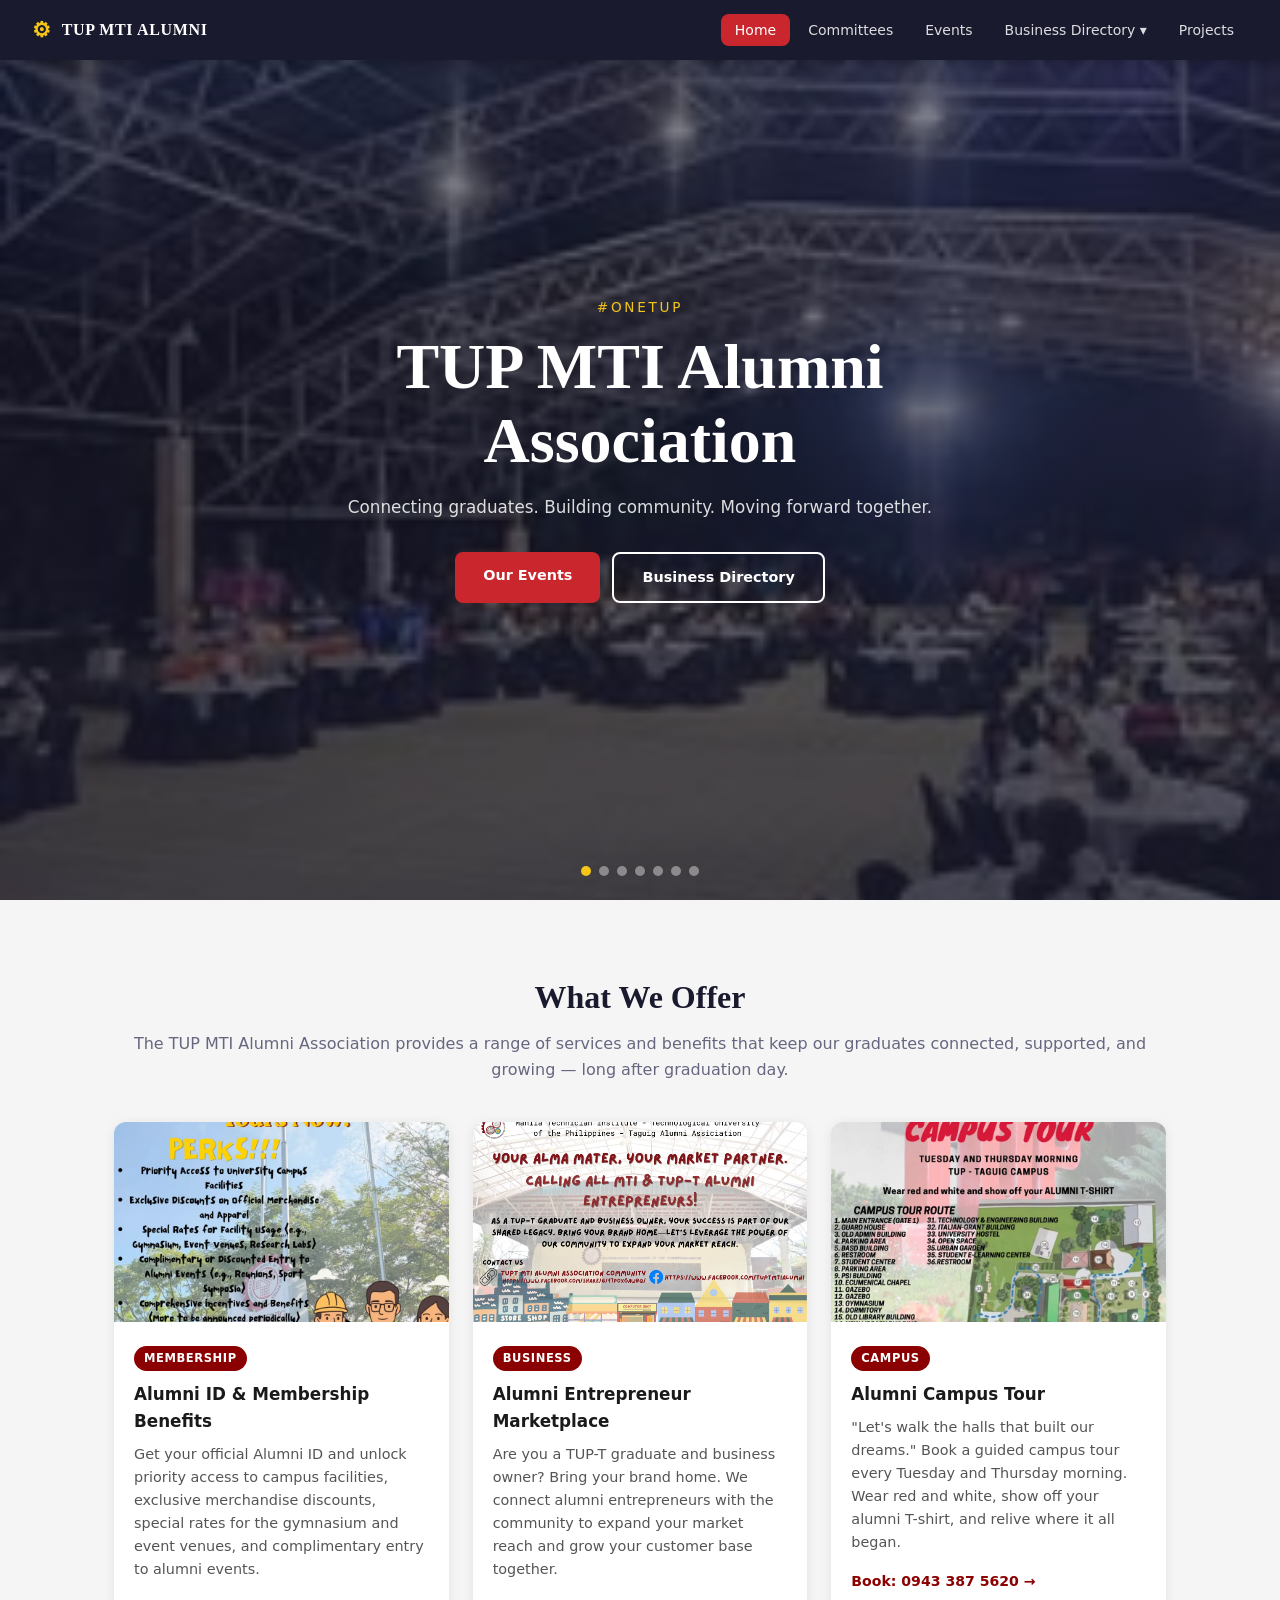
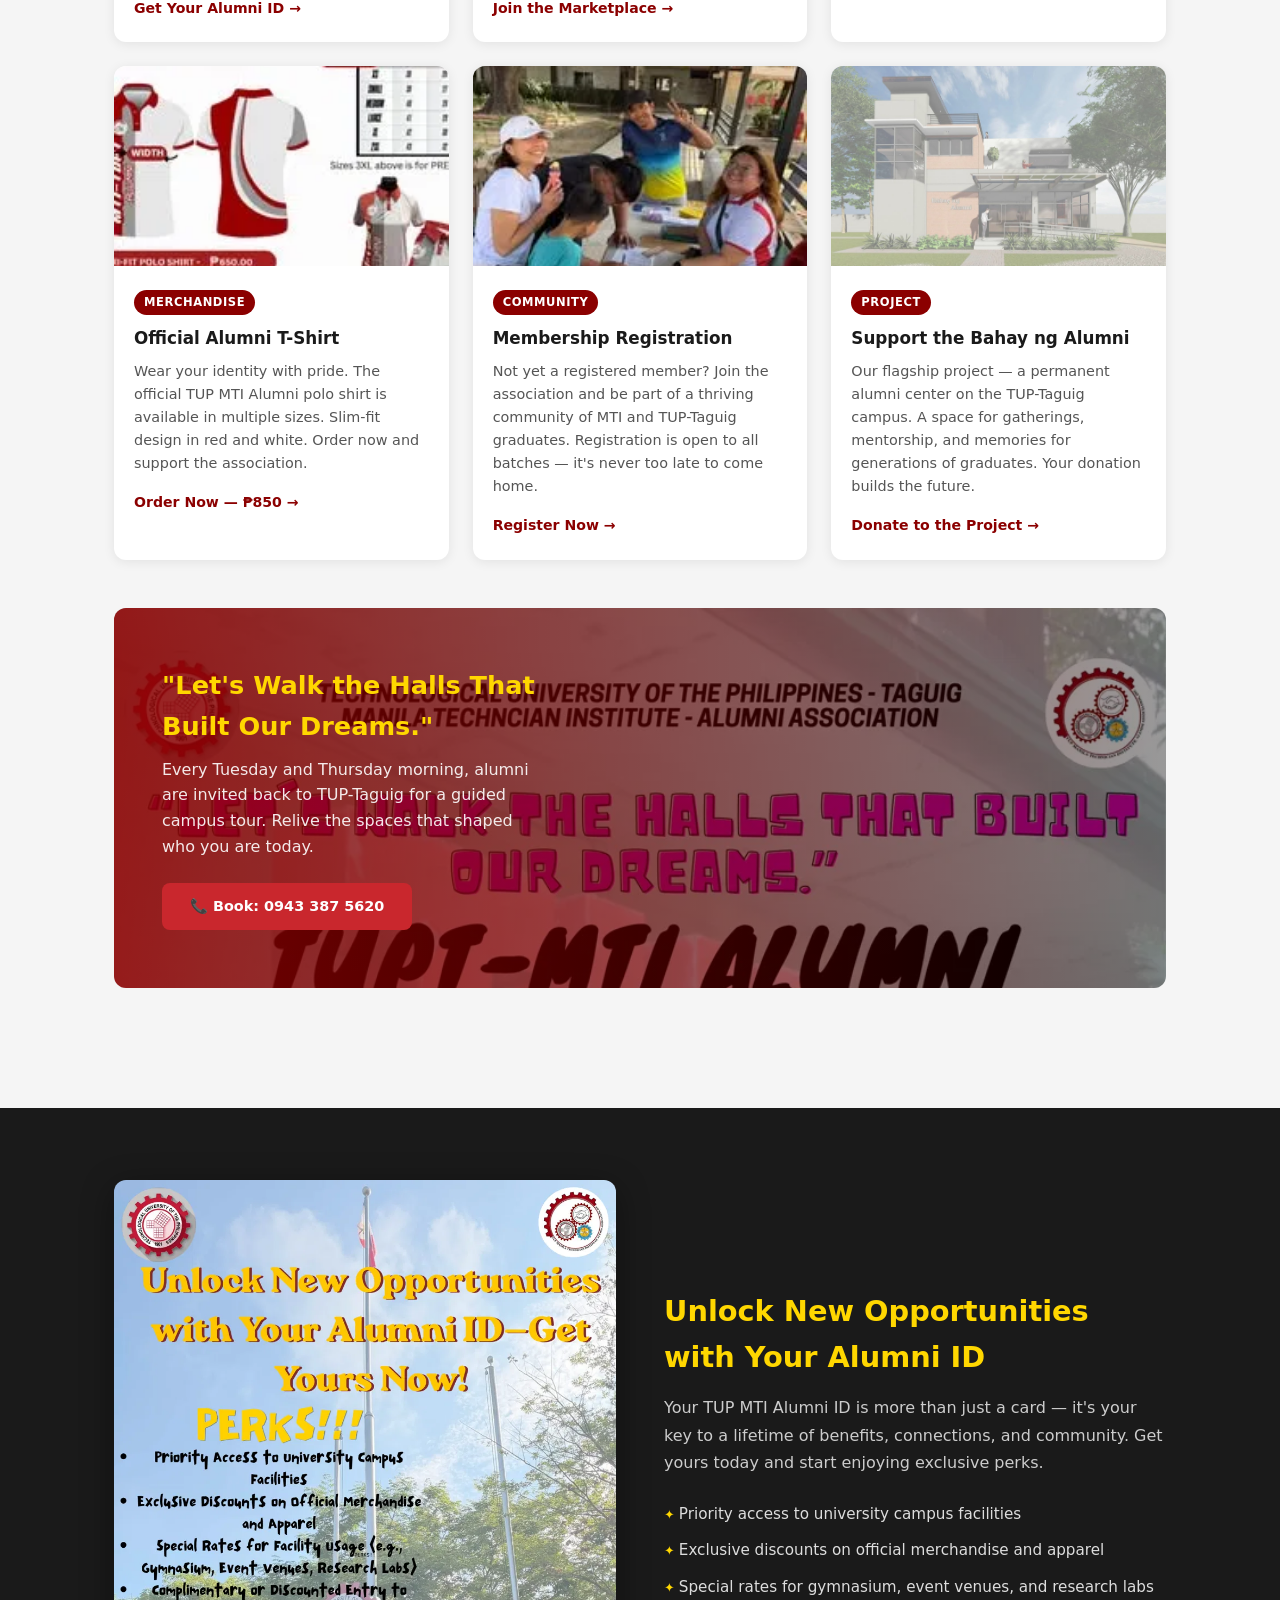
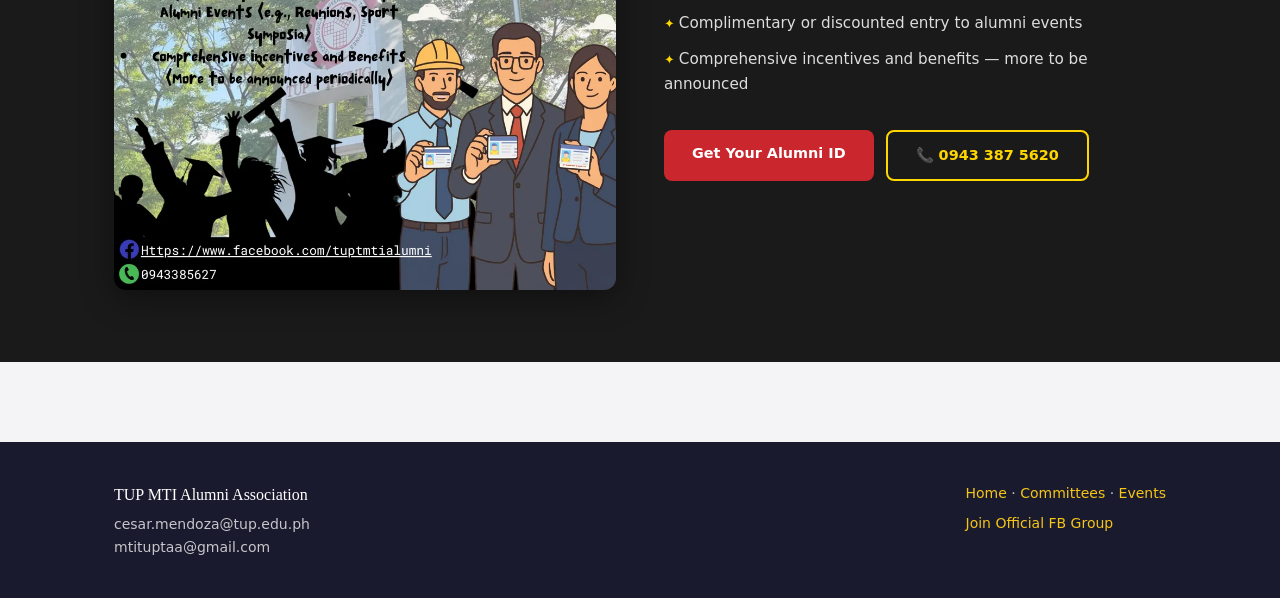
<file: index.html>
<!DOCTYPE html>
<html lang="en">
<head>
  <meta charset="UTF-8" />
  <meta name="viewport" content="width=device-width, initial-scale=1.0"/>
  <title>TUP MTI Alumni Association</title>
  <link rel="stylesheet" href="css/style.css" />
  <style>
    /* SERVICES SECTION */
    .services-section {
      background: #f5f5f5;
      padding: 72px 0;
    }
    .services-grid {
      display: grid;
      grid-template-columns: repeat(auto-fit, minmax(260px, 1fr));
      gap: 24px;
      margin-top: 40px;
    }
    .service-card {
      background: #fff;
      border-radius: 12px;
      overflow: hidden;
      box-shadow: 0 2px 12px rgba(0,0,0,0.08);
      transition: transform 0.2s, box-shadow 0.2s;
    }
    .service-card:hover {
      transform: translateY(-4px);
      box-shadow: 0 8px 28px rgba(0,0,0,0.13);
    }
    .service-card img {
      width: 100%;
      height: 200px;
      object-fit: cover;
      object-position: center;
    }
    .service-card-body {
      padding: 22px 20px;
    }
    .service-card-badge {
      display: inline-block;
      background: #8B0000;
      color: #fff;
      font-size: 0.72rem;
      font-weight: 700;
      text-transform: uppercase;
      letter-spacing: 0.05em;
      padding: 3px 10px;
      border-radius: 20px;
      margin-bottom: 10px;
    }
    .service-card-body h3 {
      font-size: 1.05rem;
      font-weight: 700;
      margin: 0 0 8px;
      color: #1a1a1a;
    }
    .service-card-body p {
      font-size: 0.9rem;
      color: #555;
      line-height: 1.6;
      margin: 0 0 14px;
    }
    .service-link {
      font-size: 0.88rem;
      font-weight: 700;
      color: #8B0000;
      text-decoration: none;
    }
    .service-link:hover { text-decoration: underline; }
    /* ALUMNI ID PROMO */
    .alumni-id-section {
      background: #1a1a1a;
      color: #fff;
      padding: 72px 0;
    }
    .alumni-id-inner {
      display: grid;
      grid-template-columns: 1fr 1fr;
      gap: 48px;
      align-items: center;
    }
    @media (max-width: 700px) {
      .alumni-id-inner { grid-template-columns: 1fr; }
    }
    .alumni-id-img {
      border-radius: 12px;
      width: 100%;
      height: auto;
      box-shadow: 0 8px 32px rgba(0,0,0,0.4);
    }
    .alumni-id-content h2 { font-size: 1.8rem; font-weight: 800; color: #FFD700; margin: 0 0 14px; }
    .alumni-id-content p { color: #ccc; line-height: 1.7; margin: 0 0 20px; }
    .alumni-id-perks { list-style: none; padding: 0; margin: 0 0 28px; }
    .alumni-id-perks li { color: #ddd; padding: 6px 0; font-size: 0.95rem; }
    .alumni-id-perks li::before { content: '✦ '; color: #FFD700; font-size: 0.8rem; }
    /* CAMPUS TOUR BANNER */
    .campus-tour-banner {
      position: relative;
      overflow: hidden;
      border-radius: 12px;
      margin: 48px 0;
    }
    .campus-tour-banner img {
      width: 100%;
      height: 380px;
      object-fit: cover;
      object-position: top;
      display: block;
    }
    .campus-tour-overlay {
      position: absolute;
      inset: 0;
      background: linear-gradient(90deg, rgba(139,0,0,0.88) 0%, rgba(0,0,0,0.4) 100%);
      display: flex;
      flex-direction: column;
      justify-content: center;
      padding: 40px 48px;
    }
    .campus-tour-overlay h2 { color: #FFD700; font-size: 1.6rem; font-weight: 800; margin: 0 0 10px; max-width: 420px; }
    .campus-tour-overlay p { color: rgba(255,255,255,0.9); font-size: 1rem; max-width: 380px; line-height: 1.6; margin: 0 0 24px; }
    @media(max-width:600px) {
      .campus-tour-overlay { padding: 24px; }
      .campus-tour-overlay h2 { font-size: 1.2rem; }
    }
  </style>
</head>
<body>

  <!-- NAVBAR -->
  <nav class="navbar">
    <div class="nav-brand">
      <span class="nav-logo">⚙</span>
      <span class="nav-title">TUP MTI ALUMNI</span>
    </div>
    <ul class="nav-links">
      <li><a href="index.html" class="active">Home</a></li>
      <li><a href="pages/committees.html">Committees</a></li>
      <li><a href="pages/events.html">Events</a></li>
      <li class="dropdown">
        <a href="pages/business.html">Business Directory ▾</a>
        <ul class="dropdown-menu">
          <li><a href="pages/business-manufacturing.html">Manufacturing</a></li>
          <li><a href="pages/business-technology.html">Technology</a></li>
          <li><a href="pages/business-food.html">Food & Beverages</a></li>
          <li><a href="pages/business-realestate.html">Real Estate</a></li>
          <li><a href="pages/business-construction.html">Construction</a></li>
          <li><a href="pages/business-healthcare.html">Healthcare</a></li>
          <li><a href="pages/business-finance.html">Finance</a></li>
          <li><a href="pages/business-service.html">Service</a></li>
          <li><a href="pages/business-retail.html">Retail</a></li>
        </ul>
      </li>
      <li><a href="pages/projects.html">Projects</a></li>
    </ul>
    <button class="nav-toggle" onclick="toggleMenu()">☰</button>
  </nav>

  <!-- HERO -->
  <section class="hero">
    <div class="hero-slideshow">
      <div class="hero-slide active" style="background-image: url('images/homecoming_1.jpg');"></div>
      <div class="hero-slide" style="background-image: url('images/homecoming_2.jpg');"></div>
      <div class="hero-slide" style="background-image: url('images/event_hall.png');"></div>
      <div class="hero-slide" style="background-image: url('images/sportfest_2.jpg');"></div>
      <div class="hero-slide" style="background-image: url('images/golf_club.jpg');"></div>
      <div class="hero-slide" style="background-image: url('images/event_volleyball_opening.png');"></div>
      <div class="hero-slide" style="background-image: url('images/event_moto_night2.png');"></div>
    </div>
    <div class="hero-overlay"></div>
    <div class="hero-content">
      <p class="hero-eyebrow">#ONETUP</p>
      <h1 class="hero-title">TUP MTI Alumni<br/>Association</h1>
      <p class="hero-sub">Connecting graduates. Building community. Moving forward together.</p>
      <div class="hero-btns">
        <a href="pages/events.html" class="btn btn-primary">Our Events</a>
        <a href="pages/business.html" class="btn btn-outline">Business Directory</a>
      </div>
    </div>
    <div class="hero-dots" id="heroDots"></div>
  </section>

  <!-- SERVICES SECTION -->
  <section class="services-section">
    <div class="container">
      <div class="section-header">
        <h2>What We Offer</h2>
        <p>The TUP MTI Alumni Association provides a range of services and benefits that keep our graduates connected, supported, and growing — long after graduation day.</p>
      </div>

      <div class="services-grid">

        <div class="service-card">
          <img src="images/promo_alumni_shirt.png" alt="Alumni ID — Unlock New Opportunities"/>
          <div class="service-card-body">
            <span class="service-card-badge">Membership</span>
            <h3>Alumni ID & Membership Benefits</h3>
            <p>Get your official Alumni ID and unlock priority access to campus facilities, exclusive merchandise discounts, special rates for the gymnasium and event venues, and complimentary entry to alumni events.</p>
            <a href="https://www.facebook.com/tuptmtialumni" target="_blank" class="service-link">Get Your Alumni ID →</a>
          </div>
        </div>

        <div class="service-card">
          <img src="images/promo_campus_tour.png" alt="Your Alma Mater, Your Market Partner"/>
          <div class="service-card-body">
            <span class="service-card-badge">Business</span>
            <h3>Alumni Entrepreneur Marketplace</h3>
            <p>Are you a TUP-T graduate and business owner? Bring your brand home. We connect alumni entrepreneurs with the community to expand your market reach and grow your customer base together.</p>
            <a href="/pages/business.html" target="_blank" class="service-link">Join the Marketplace →</a>
          </div>
        </div>

        <div class="service-card">
          <img src="images/promo_alumni_id.png" alt="TUPT-MTI Alumni Campus Tour"/>
          <div class="service-card-body">
            <span class="service-card-badge">Campus</span>
            <h3>Alumni Campus Tour</h3>
            <p>"Let's walk the halls that built our dreams." Book a guided campus tour every Tuesday and Thursday morning. Wear red and white, show off your alumni T-shirt, and relive where it all began.</p>
            <a href="tel:09433875620" class="service-link">Book: 0943 387 5620 →</a>
          </div>
        </div>

        <div class="service-card">
          <img src="images/committees_doc.png" alt="Alumni Shirt for Sale"/>
          <div class="service-card-body">
            <span class="service-card-badge">Merchandise</span>
            <h3>Official Alumni T-Shirt</h3>
            <p>Wear your identity with pride. The official TUP MTI Alumni polo shirt is available in multiple sizes. Slim-fit design in red and white. Order now and support the association.</p>
            <a href="https://www.facebook.com/tuptmtialumni" target="_blank" class="service-link">Order Now — ₱850 →</a>
          </div>
        </div>

        <div class="service-card">
          <img src="images/event_registration.png" alt="Alumni Registration Drive"/>
          <div class="service-card-body">
            <span class="service-card-badge">Community</span>
            <h3>Membership Registration</h3>
            <p>Not yet a registered member? Join the association and be part of a thriving community of MTI and TUP-Taguig graduates. Registration is open to all batches — it's never too late to come home.</p>
            <a href="https://www.facebook.com/tuptmtialumni" target="_blank" class="service-link">Register Now →</a>
          </div>
        </div>

        <div class="service-card">
          <img src="images/project_1.jpg" alt="Bahay ng Alumni Project"/>
          <div class="service-card-body">
            <span class="service-card-badge">Project</span>
            <h3>Support the Bahay ng Alumni</h3>
            <p>Our flagship project — a permanent alumni center on the TUP-Taguig campus. A space for gatherings, mentorship, and memories for generations of graduates. Your donation builds the future.</p>
            <a href="pages/projects.html" class="service-link">Donate to the Project →</a>
          </div>
        </div>

      </div>

      <!-- CAMPUS TOUR BANNER -->
      <div class="campus-tour-banner">
        <img src="images/promo_alumni_id.png" alt="Alumni Campus Tour"/>
        <div class="campus-tour-overlay">
          <h2>"Let's Walk the Halls That Built Our Dreams."</h2>
          <p>Every Tuesday and Thursday morning, alumni are invited back to TUP-Taguig for a guided campus tour. Relive the spaces that shaped who you are today.</p>
          <div style="display:flex; gap:12px; flex-wrap:wrap;">
            <a href="tel:09433875620" class="btn btn-primary">📞 Book: 0943 387 5620</a>
          </div>
        </div>
      </div>

    </div>
  </section>

  <!-- ALUMNI ID SECTION -->
  <section class="alumni-id-section">
    <div class="container">
      <div class="alumni-id-inner">
        <img src="images/promo_alumni_shirt.png" alt="Alumni ID Perks" class="alumni-id-img"/>
        <div class="alumni-id-content">
          <h2>Unlock New Opportunities with Your Alumni ID</h2>
          <p>Your TUP MTI Alumni ID is more than just a card — it's your key to a lifetime of benefits, connections, and community. Get yours today and start enjoying exclusive perks.</p>
          <ul class="alumni-id-perks">
            <li>Priority access to university campus facilities</li>
            <li>Exclusive discounts on official merchandise and apparel</li>
            <li>Special rates for gymnasium, event venues, and research labs</li>
            <li>Complimentary or discounted entry to alumni events</li>
            <li>Comprehensive incentives and benefits — more to be announced</li>
          </ul>
          <div style="display:flex; gap:12px; flex-wrap:wrap;">
            <a href="https://www.facebook.com/tuptmtialumni" target="_blank" class="btn btn-primary">Get Your Alumni ID</a>
            <a href="tel:0943 387 5620" class="btn btn-outline" style="color:#FFD700; border-color:#FFD700;">📞 0943 387 5620</a>
          </div>
        </div>
      </div>
    </div>
  </section>

  <!-- FOOTER -->
  <footer class="footer">
    <div class="container footer-inner">
      <div>
        <p class="footer-brand">TUP MTI Alumni Association</p>
        <p>cesar.mendoza@tup.edu.ph</p>
        <p>mtituptaa@gmail.com</p>
      </div>
      <div>
        <p><a href="index.html">Home</a> · <a href="pages/committees.html">Committees</a> · <a href="pages/events.html">Events</a></p>
        <p style="margin-top:8px"><a href="https://www.facebook.com/groups/686161153876658" target="_blank">Join Official FB Group</a></p>
      </div>
    </div>
  </footer>

  <script src="js/main.js"></script>
</body>
</html>
</file>
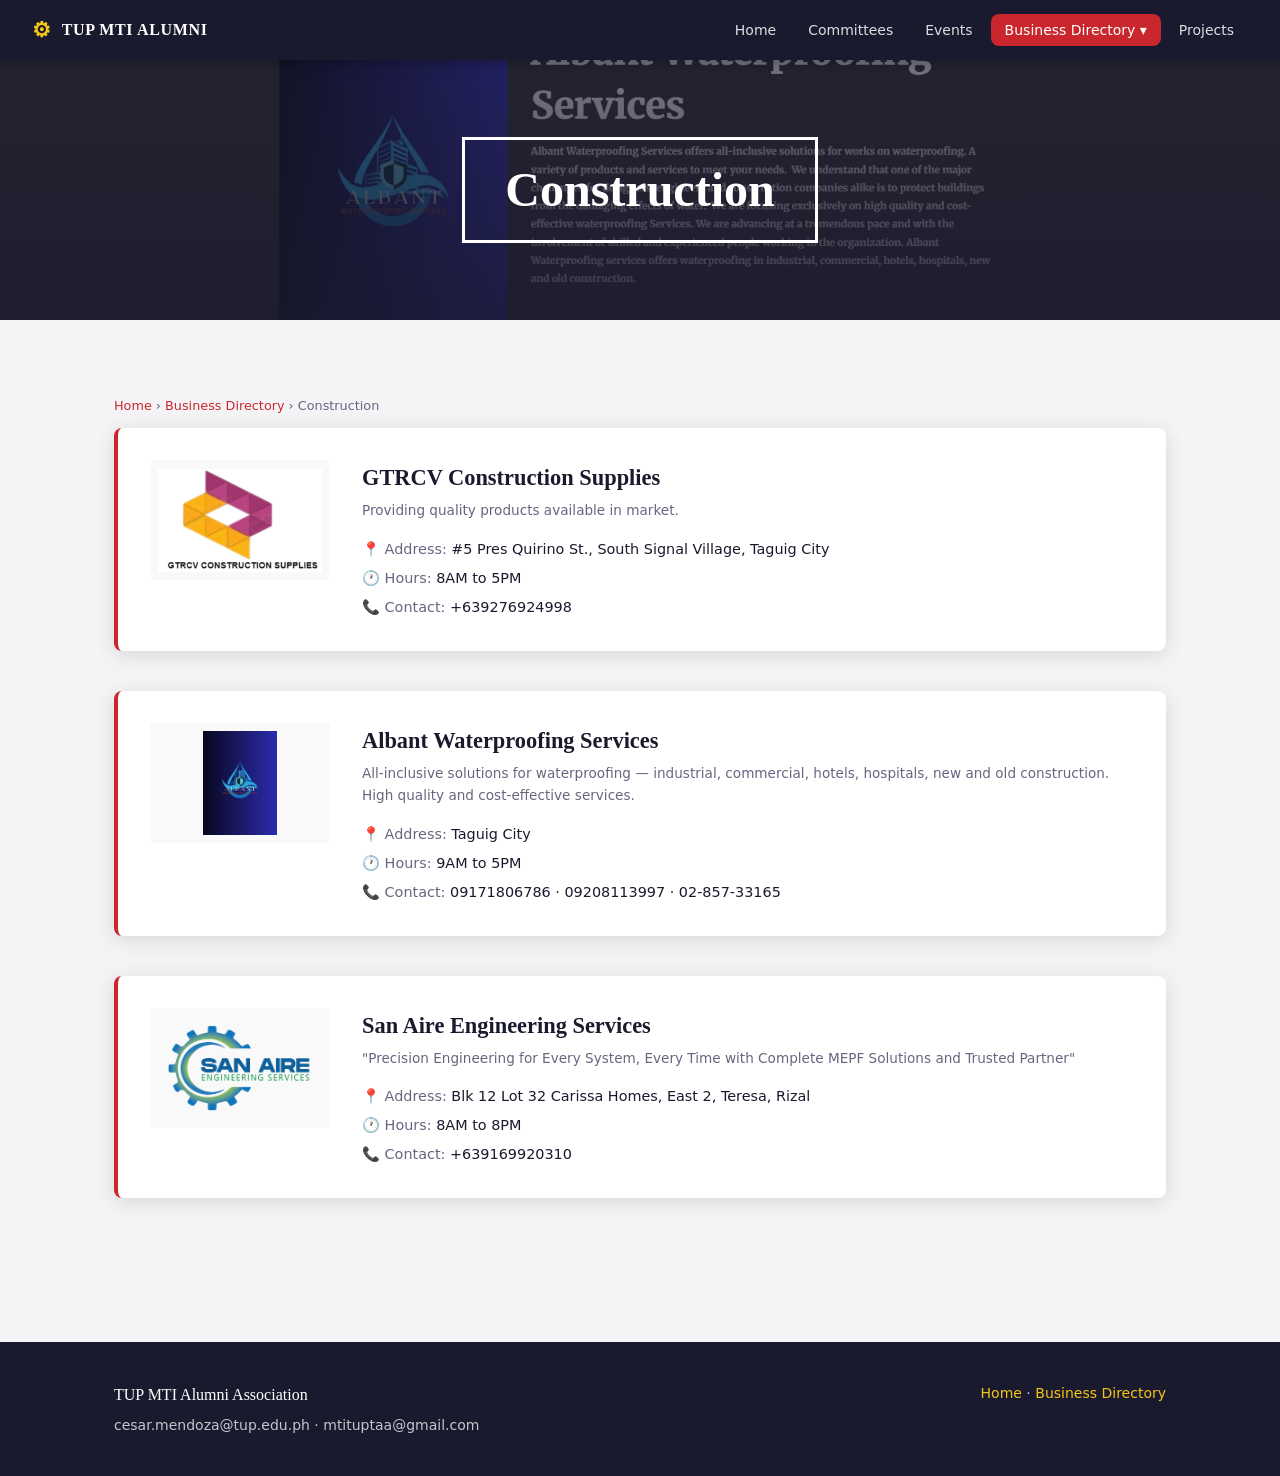
<file: pages/business-construction.html>
<!DOCTYPE html>
<html lang="en">
<head>
  <meta charset="UTF-8"/><meta name="viewport" content="width=device-width, initial-scale=1.0"/>
  <title>Construction — TUP MTI Alumni Business</title>
  <link rel="stylesheet" href="../css/style.css"/>
</head>
<body>
  <nav class="navbar">
    <div class="nav-brand"><span class="nav-logo">⚙</span><span class="nav-title">TUP MTI ALUMNI</span></div>
    <ul class="nav-links">
      <li><a href="../index.html">Home</a></li><li><a href="committees.html">Committees</a></li><li><a href="events.html">Events</a></li>
      <li class="dropdown"><a href="business.html" class="active">Business Directory ▾</a>
        <ul class="dropdown-menu">
          <li><a href="business-manufacturing.html">Manufacturing</a></li><li><a href="business-technology.html">Technology</a></li>
          <li><a href="business-food.html">Food & Beverages</a></li><li><a href="business-realestate.html">Real Estate</a></li>
          <li><a href="business-construction.html">Construction</a></li><li><a href="business-healthcare.html">Healthcare</a></li>
          <li><a href="business-finance.html">Finance</a></li><li><a href="business-service.html">Service</a></li><li><a href="business-retail.html">Retail</a></li>
        </ul>
      </li><li><a href="projects.html">Projects</a></li>
    </ul>
    <button class="nav-toggle" onclick="toggleMenu()">☰</button>
  </nav>
  <div class="page-hero" style="margin-top:60px;">
    <div class="page-hero-bg" style="background-image:url('../images/construction.png');background-size:cover;background-position:center;"></div>
    <div class="page-hero-overlay"></div>
    <div class="page-hero-content"><h1>Construction</h1></div>
  </div>
  <section class="section"><div class="container">
    <div class="breadcrumb"><a href="../index.html">Home</a> › <a href="business.html">Business Directory</a> › Construction</div>
    
    <div class="biz-list">
      <div class="biz-card">
        <a href="https://www.facebook.com/p/GTRCV-Construction-Supplies-61563855874966/" target="_blank" style="text-decoration: none;"><img src="../images/construction logo 1.png" class="biz-logo" alt="GTRCV Construction Supplies logo"/></a>
        <div class="biz-info">
          <h2>GTRCV Construction Supplies</h2>
          <p class="biz-tagline">Providing quality products available in market.</p>
          <div class="biz-detail">
            <p><span>📍 Address:</span> #5 Pres Quirino St., South Signal Village, Taguig City</p>
            <p><span>🕐 Hours:</span> 8AM to 5PM</p>
            <p><span>📞 Contact:</span> +639276924998</p>
          </div>
        </div>
      </div>
      <div class="biz-card">
        <a href="https://www.facebook.com/people/Albant-Waterproofing-Services/61571190211175/" target="_blank" style="text-decoration: none;"><img src="../images/construction logo 2.jpg" class="biz-logo" alt="Albant Waterproofing Services logo"/></a>
        <div class="biz-info">
          <h2>Albant Waterproofing Services</h2>
          <p class="biz-tagline">All-inclusive solutions for waterproofing — industrial, commercial, hotels, hospitals, new and old construction. High quality and cost-effective services.</p>
          <div class="biz-detail">
            <p><span>📍 Address:</span> Taguig City</p>
            <p><span>🕐 Hours:</span> 9AM to 5PM</p>
            <p><span>📞 Contact:</span> 09171806786 · 09208113997 · 02-857-33165</p>
          </div>
        </div>
      </div>
      <div class="biz-card">
        <a href="https://www.facebook.com/namairconservices" target="_blank" style="text-decoration: none;"><img src="../images/construction logo 3.png" class="biz-logo" alt="San Aire Engineering Services logo"/></a>
        <div class="biz-info">
          <h2>San Aire Engineering Services</h2>
          <p class="biz-tagline">"Precision Engineering for Every System, Every Time with Complete MEPF Solutions and Trusted Partner"</p>
          <div class="biz-detail">
            <p><span>📍 Address:</span> Blk 12 Lot 32 Carissa Homes, East 2, Teresa, Rizal</p>
            <p><span>🕐 Hours:</span> 8AM to 8PM</p>
            <p><span>📞 Contact:</span> +639169920310</p>
          </div>
        </div>
      </div>
    </div>
  </div></section>
  <footer class="footer"><div class="container footer-inner">
    <div><p class="footer-brand">TUP MTI Alumni Association</p><p>cesar.mendoza@tup.edu.ph · mtituptaa@gmail.com</p></div>
    <div><p><a href="../index.html">Home</a> · <a href="business.html">Business Directory</a></p></div>
  </div></footer>
  <script src="../js/main.js"></script>
</body>
</html>
</file>
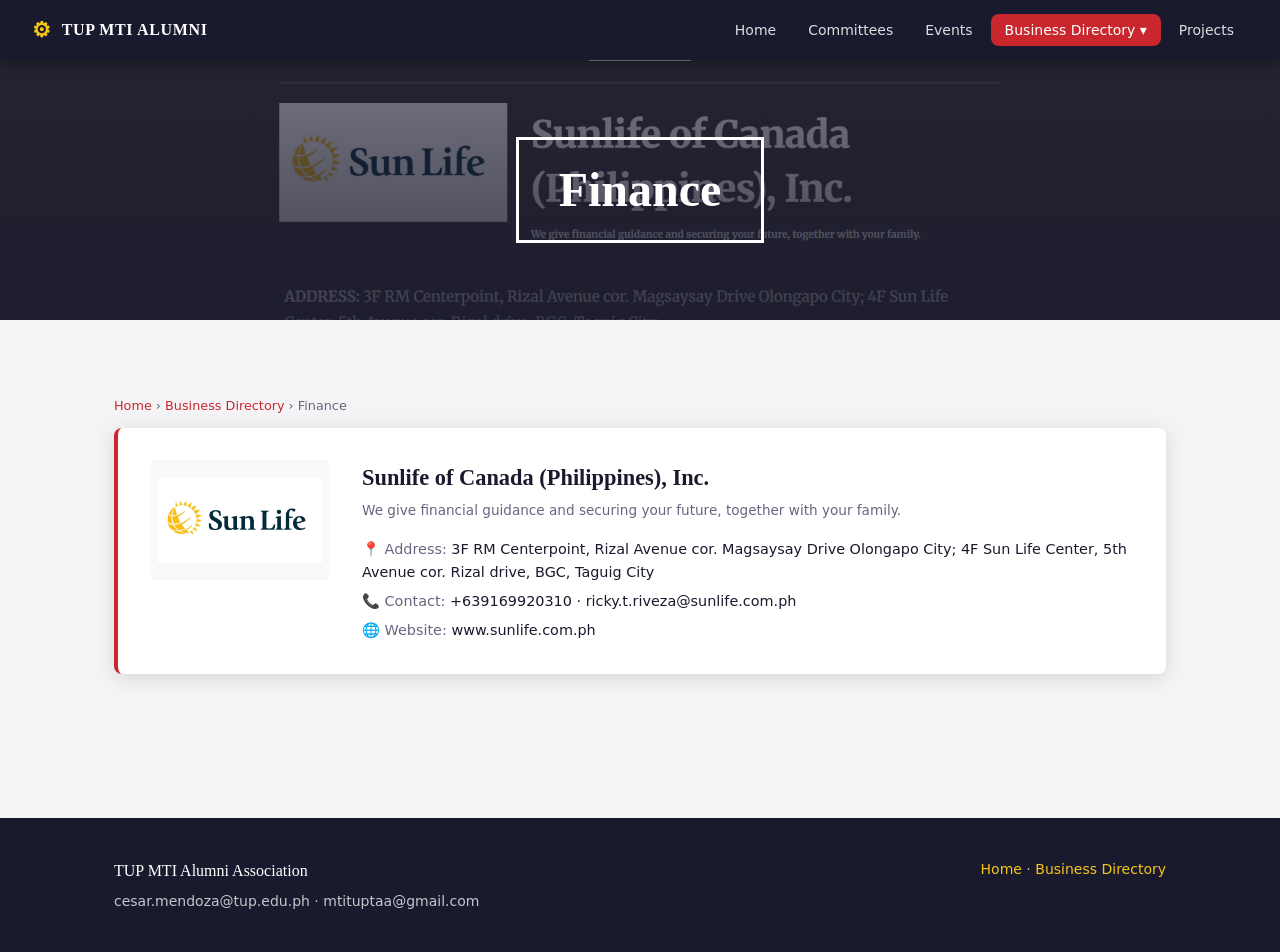
<file: pages/business-finance.html>
<!DOCTYPE html>
<html lang="en">
<head>
  <meta charset="UTF-8"/><meta name="viewport" content="width=device-width, initial-scale=1.0"/>
  <title>Finance — TUP MTI Alumni Business</title>
  <link rel="stylesheet" href="../css/style.css"/>
</head>
<body>
  <nav class="navbar">
    <div class="nav-brand"><span class="nav-logo">⚙</span><span class="nav-title">TUP MTI ALUMNI</span></div>
    <ul class="nav-links">
      <li><a href="../index.html">Home</a></li><li><a href="committees.html">Committees</a></li><li><a href="events.html">Events</a></li>
      <li class="dropdown"><a href="business.html" class="active">Business Directory ▾</a>
        <ul class="dropdown-menu">
          <li><a href="business-manufacturing.html">Manufacturing</a></li><li><a href="business-technology.html">Technology</a></li>
          <li><a href="business-food.html">Food & Beverages</a></li><li><a href="business-realestate.html">Real Estate</a></li>
          <li><a href="business-construction.html">Construction</a></li><li><a href="business-healthcare.html">Healthcare</a></li>
          <li><a href="business-finance.html">Finance</a></li><li><a href="business-service.html">Service</a></li><li><a href="business-retail.html">Retail</a></li>
        </ul>
      </li><li><a href="projects.html">Projects</a></li>
    </ul>
    <button class="nav-toggle" onclick="toggleMenu()">☰</button>
  </nav>
  <div class="page-hero" style="margin-top:60px;">
    <div class="page-hero-bg" style="background-image:url('../images/finance.png');background-size:cover;background-position:center;"></div>
    <div class="page-hero-overlay"></div>
    <div class="page-hero-content"><h1>Finance</h1></div>
  </div>
  <section class="section"><div class="container">
    <div class="breadcrumb"><a href="../index.html">Home</a> › <a href="business.html">Business Directory</a> › Finance</div>
    
    <div class="biz-list">
      <div class="biz-card">
        <a href="https://www.sunlife.com.ph/en/insurance/life-insurance/wealth-transfer/sun-life-premier-legacy/" target="_blank" style="text-decoration: none;"><img src="../images/finance logo 1.jpg" class="biz-logo" alt="Sunlife of Canada logo"/></a>
        <div class="biz-info">
          <h2>Sunlife of Canada (Philippines), Inc.</h2>
          <p class="biz-tagline">We give financial guidance and securing your future, together with your family.</p>
          <div class="biz-detail">
            <p><span>📍 Address:</span> 3F RM Centerpoint, Rizal Avenue cor. Magsaysay Drive Olongapo City; 4F Sun Life Center, 5th Avenue cor. Rizal drive, BGC, Taguig City</p>
            <p><span>📞 Contact:</span> +639169920310 · <a href="mailto:ricky.t.riveza@sunlife.com.ph">ricky.t.riveza@sunlife.com.ph</a></p>
            <p><span>🌐 Website:</span> <a href="https://www.sunlife.com.ph" target="_blank">www.sunlife.com.ph</a></p>
          </div>
        </div>
      </div>
    </div>
  </div></section>
  <footer class="footer"><div class="container footer-inner">
    <div><p class="footer-brand">TUP MTI Alumni Association</p><p>cesar.mendoza@tup.edu.ph · mtituptaa@gmail.com</p></div>
    <div><p><a href="../index.html">Home</a> · <a href="business.html">Business Directory</a></p></div>
  </div></footer>
  <script src="../js/main.js"></script>
</body>
</html>
</file>
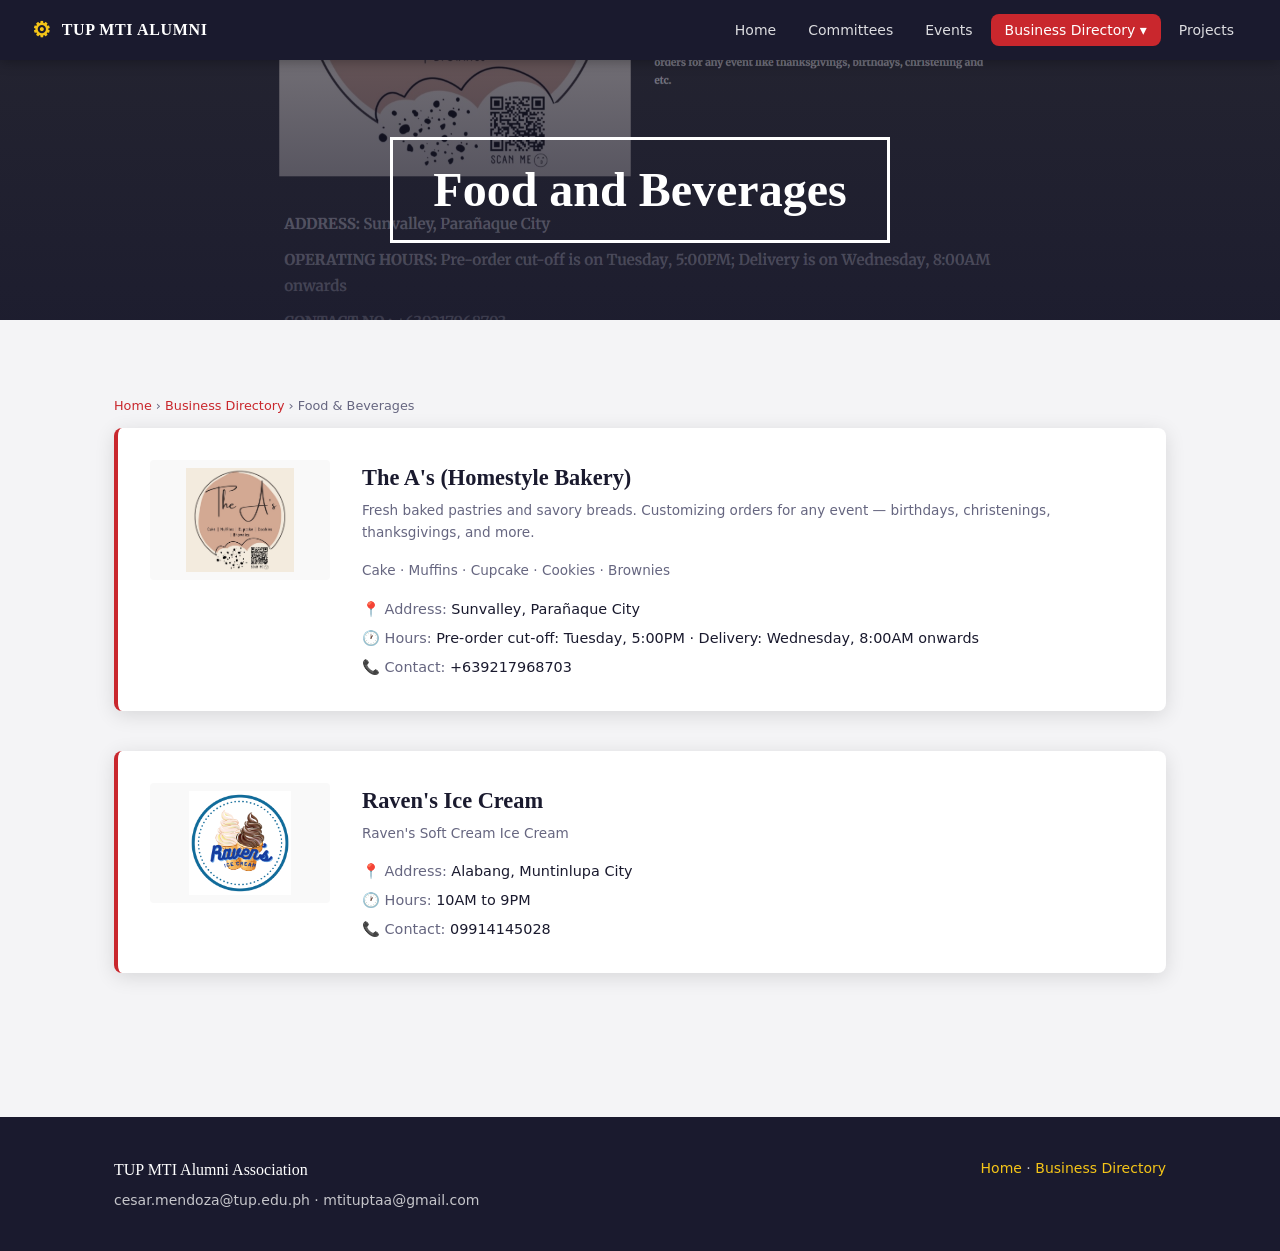
<file: pages/business-food.html>
<!DOCTYPE html>
<html lang="en">
<head>
  <meta charset="UTF-8"/>
  <meta name="viewport" content="width=device-width, initial-scale=1.0"/>
  <title>Food & Beverages — TUP MTI Alumni Business</title>
  <link rel="stylesheet" href="../css/style.css"/>
</head>
<body>
  <nav class="navbar">
    <div class="nav-brand"><span class="nav-logo">⚙</span><span class="nav-title">TUP MTI ALUMNI</span></div>
    <ul class="nav-links">
      <li><a href="../index.html">Home</a></li>
      <li><a href="committees.html">Committees</a></li>
      <li><a href="events.html">Events</a></li>
      <li class="dropdown">
        <a href="business.html" class="active">Business Directory ▾</a>
        <ul class="dropdown-menu">
          <li><a href="business-manufacturing.html">Manufacturing</a></li>
          <li><a href="business-technology.html">Technology</a></li>
          <li><a href="business-food.html">Food & Beverages</a></li>
          <li><a href="business-realestate.html">Real Estate</a></li>
          <li><a href="business-construction.html">Construction</a></li>
          <li><a href="business-healthcare.html">Healthcare</a></li>
          <li><a href="business-finance.html">Finance</a></li>
          <li><a href="business-service.html">Service</a></li>
          <li><a href="business-retail.html">Retail</a></li>
        </ul>
      </li>
      <li><a href="projects.html">Projects</a></li>
    </ul>
    <button class="nav-toggle" onclick="toggleMenu()">☰</button>
  </nav>

  <div class="page-hero" style="margin-top:60px;">
    <div class="page-hero-bg" style="background-image: url('../images/food_and_beverages.png'); background-size:cover; background-position:center;"></div>
    <div class="page-hero-overlay"></div>
    <div class="page-hero-content"><h1>Food and Beverages</h1></div>
  </div>

  <section class="section">
    <div class="container">
      <div class="breadcrumb"><a href="../index.html">Home</a> › <a href="business.html">Business Directory</a> › Food & Beverages</div>

      

      <div class="biz-list">

        <div class="biz-card">
          <a href="https://www.facebook.com/people/The-As/100068026794501/?locale=lv_LV" target="_blank" style="text-decoration: none;"><img src="../images/food and beverages logo 1.jpg" class="biz-logo" alt="The A's logo"/></a>
          <div class="biz-info">
            <h2>The A's (Homestyle Bakery)</h2>
            <p class="biz-tagline">Fresh baked pastries and savory breads. Customizing orders for any event — birthdays, christenings, thanksgivings, and more.</p>
            <p class="biz-tagline">Cake · Muffins · Cupcake · Cookies · Brownies</p>
            <div class="biz-detail">
              <p><span>📍 Address:</span> Sunvalley, Parañaque City</p>
              <p><span>🕐 Hours:</span> Pre-order cut-off: Tuesday, 5:00PM · Delivery: Wednesday, 8:00AM onwards</p>
              <p><span>📞 Contact:</span> +639217968703</p>
            </div>
          </div>
        </div>

        <div class="biz-card">
          <a href="https://www.facebook.com/p/Ravens-Ice-Cream-100090742290356/" target="_blank" style="text-decoration: none;"><img src="../images/food and beverages logo 2.png" class="biz-logo" alt="Raven's Ice Cream logo"/></a>
          <div class="biz-info">
            <h2>Raven's Ice Cream</h2>
            <p class="biz-tagline">Raven's Soft Cream Ice Cream</p>
            <div class="biz-detail">
              <p><span>📍 Address:</span> Alabang, Muntinlupa City</p>
              <p><span>🕐 Hours:</span> 10AM to 9PM</p>
              <p><span>📞 Contact:</span> 09914145028</p>
            </div>
          </div>
        </div>

        <!-- ADD MORE BUSINESSES HERE -->

      </div>
    </div>
  </section>

  <footer class="footer">
    <div class="container footer-inner">
      <div><p class="footer-brand">TUP MTI Alumni Association</p><p>cesar.mendoza@tup.edu.ph · mtituptaa@gmail.com</p></div>
      <div><p><a href="../index.html">Home</a> · <a href="business.html">Business Directory</a></p></div>
    </div>
  </footer>
  <script src="../js/main.js"></script>
</body>
</html>
</file>
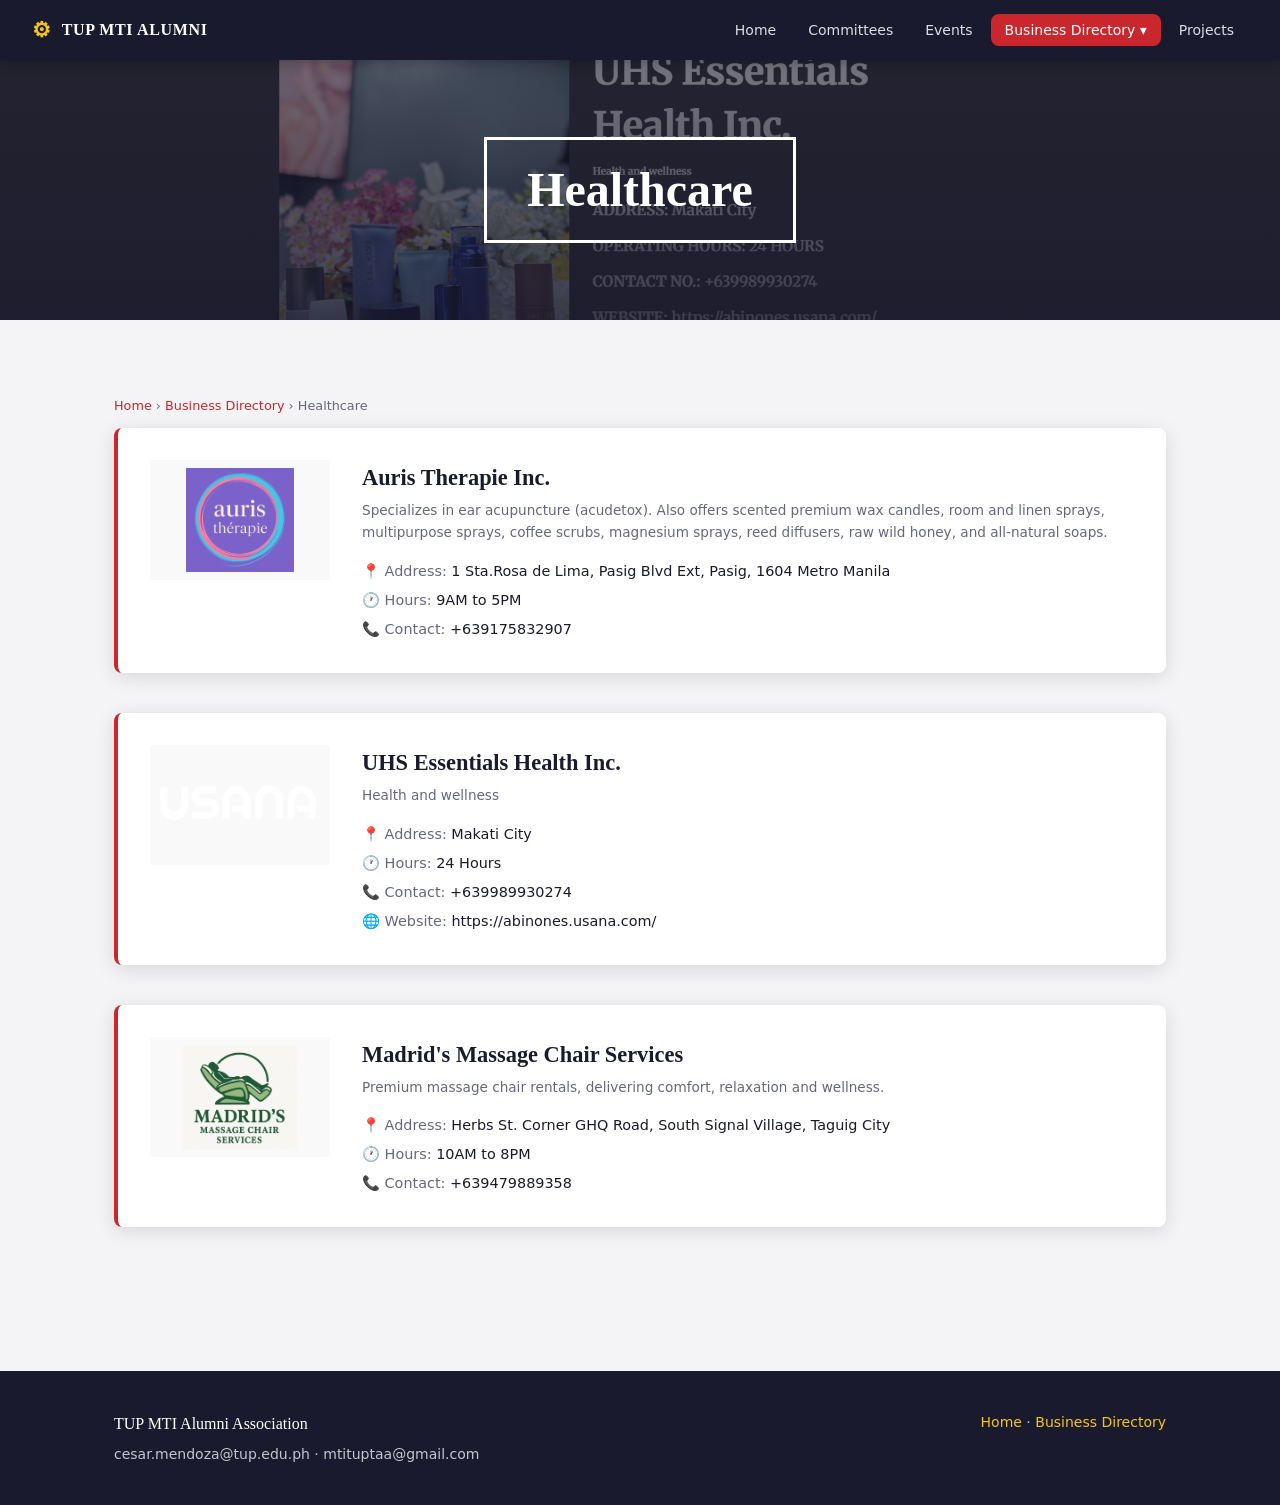
<file: pages/business-healthcare.html>
<!DOCTYPE html>
<html lang="en">
<head>
  <meta charset="UTF-8"/><meta name="viewport" content="width=device-width, initial-scale=1.0"/>
  <title>Healthcare — TUP MTI Alumni Business</title>
  <link rel="stylesheet" href="../css/style.css"/>
</head>
<body>
  <nav class="navbar">
    <div class="nav-brand"><span class="nav-logo">⚙</span><span class="nav-title">TUP MTI ALUMNI</span></div>
    <ul class="nav-links">
      <li><a href="../index.html">Home</a></li><li><a href="committees.html">Committees</a></li><li><a href="events.html">Events</a></li>
      <li class="dropdown"><a href="business.html" class="active">Business Directory ▾</a>
        <ul class="dropdown-menu">
          <li><a href="business-manufacturing.html">Manufacturing</a></li><li><a href="business-technology.html">Technology</a></li>
          <li><a href="business-food.html">Food & Beverages</a></li><li><a href="business-realestate.html">Real Estate</a></li>
          <li><a href="business-construction.html">Construction</a></li><li><a href="business-healthcare.html">Healthcare</a></li>
          <li><a href="business-finance.html">Finance</a></li><li><a href="business-service.html">Service</a></li><li><a href="business-retail.html">Retail</a></li>
        </ul>
      </li><li><a href="projects.html">Projects</a></li>
    </ul>
    <button class="nav-toggle" onclick="toggleMenu()">☰</button>
  </nav>

  <div class="page-hero" style="margin-top:60px;">
    <div class="page-hero-bg" style="background-image:url('../images/health_care.png');background-size:cover;background-position:center;"></div>
    <div class="page-hero-overlay"></div>
    <div class="page-hero-content"><h1>Healthcare</h1></div>
  </div>

  <section class="section"><div class="container">
    <div class="breadcrumb"><a href="../index.html">Home</a> › <a href="business.html">Business Directory</a> › Healthcare</div>

    
    <div class="biz-list">
      <div class="biz-card">
        <a href="https://www.facebook.com/auris.therapie/" target="_blank" style="text-decoration: none;"><img src="../images/health care logo 1.png" class="biz-logo" alt="Auris Therapie Inc. logo"/></a>
        <div class="biz-info">
          <h2>Auris Therapie Inc.</h2>
          <p class="biz-tagline">Specializes in ear acupuncture (acudetox). Also offers scented premium wax candles, room and linen sprays, multipurpose sprays, coffee scrubs, magnesium sprays, reed diffusers, raw wild honey, and all-natural soaps.</p>
          <div class="biz-detail">
            <p><span>📍 Address:</span> 1 Sta.Rosa de Lima, Pasig Blvd Ext, Pasig, 1604 Metro Manila</p>
            <p><span>🕐 Hours:</span> 9AM to 5PM</p>
            <p><span>📞 Contact:</span> +639175832907</p>
          </div>
        </div>
      </div>

      <div class="biz-card">
        <a href="https://abinones.usana.com/" target="_blank" style="text-decoration: none;"><img src="../images/health care logo 2.png" class="biz-logo" alt="UHS Essentials Health Inc. logo"/></a>
        <div class="biz-info">
          <h2>UHS Essentials Health Inc.</h2>
          <p class="biz-tagline">Health and wellness</p>
          <div class="biz-detail">
            <p><span>📍 Address:</span> Makati City</p>
            <p><span>🕐 Hours:</span> 24 Hours</p>
            <p><span>📞 Contact:</span> +639989930274</p>
            <p><span>🌐 Website:</span> <a href="https://abinones.usana.com/" target="_blank">https://abinones.usana.com/</a></p>
          </div>
        </div>
      </div>

      <div class="biz-card">
        <img src="../images/service logo 6.jpg" class="biz-logo" alt="Madrid's Massage Chair Services logo"/>
        <div class="biz-info">
          <h2>Madrid's Massage Chair Services</h2>
          <p class="biz-tagline">Premium massage chair rentals, delivering comfort, relaxation and wellness.</p>
          <div class="biz-detail">
            <p><span>📍 Address:</span> Herbs St. Corner GHQ Road, South Signal Village, Taguig City</p>
            <p><span>🕐 Hours:</span> 10AM to 8PM</p>
            <p><span>📞 Contact:</span> +639479889358</p>
          </div>
        </div>
      </div>
      <!-- ADD MORE BUSINESSES HERE -->
    </div>
  </div></section>

  <footer class="footer"><div class="container footer-inner">
    <div><p class="footer-brand">TUP MTI Alumni Association</p><p>cesar.mendoza@tup.edu.ph · mtituptaa@gmail.com</p></div>
    <div><p><a href="../index.html">Home</a> · <a href="business.html">Business Directory</a></p></div>
  </div></footer>
  <script src="../js/main.js"></script>
</body>
</html>
</file>
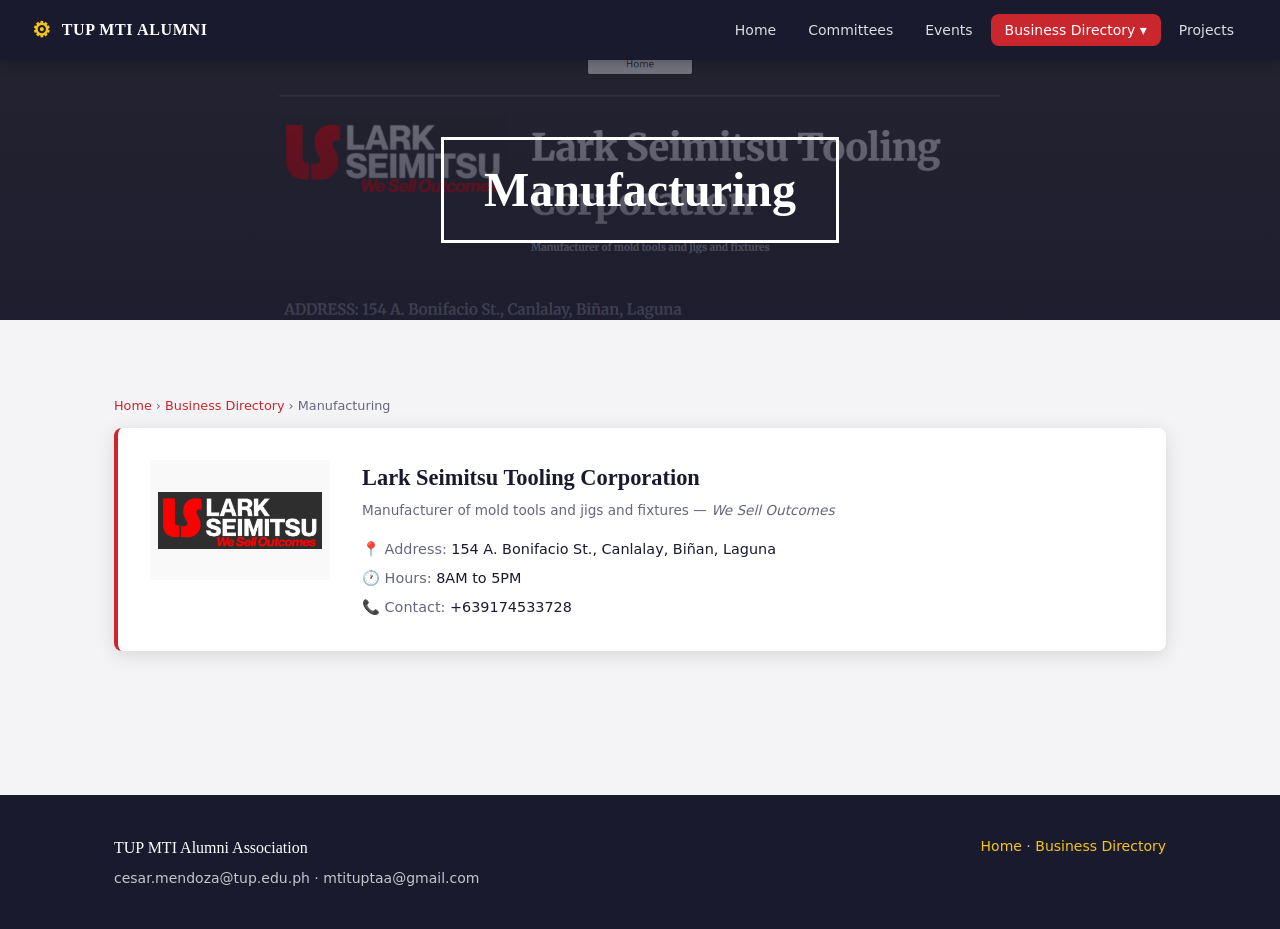
<file: pages/business-manufacturing.html>
<!DOCTYPE html>
<html lang="en">
<head>
  <meta charset="UTF-8"/>
  <meta name="viewport" content="width=device-width, initial-scale=1.0"/>
  <title>Manufacturing — TUP MTI Alumni Business</title>
  <link rel="stylesheet" href="../css/style.css"/>
</head>
<body>
  <nav class="navbar">
    <div class="nav-brand"><span class="nav-logo">⚙</span><span class="nav-title">TUP MTI ALUMNI</span></div>
    <ul class="nav-links">
      <li><a href="../index.html">Home</a></li>
      <li><a href="committees.html">Committees</a></li>
      <li><a href="events.html">Events</a></li>
      <li class="dropdown">
        <a href="business.html" class="active">Business Directory ▾</a>
        <ul class="dropdown-menu">
          <li><a href="business-manufacturing.html">Manufacturing</a></li>
          <li><a href="business-technology.html">Technology</a></li>
          <li><a href="business-food.html">Food & Beverages</a></li>
          <li><a href="business-realestate.html">Real Estate</a></li>
          <li><a href="business-construction.html">Construction</a></li>
          <li><a href="business-healthcare.html">Healthcare</a></li>
          <li><a href="business-finance.html">Finance</a></li>
          <li><a href="business-service.html">Service</a></li>
          <li><a href="business-retail.html">Retail</a></li>
        </ul>
      </li>
      <li><a href="projects.html">Projects</a></li>
    </ul>
    <button class="nav-toggle" onclick="toggleMenu()">☰</button>
  </nav>

  <div class="page-hero" style="margin-top:60px;">
    <div class="page-hero-bg" style="background-image: url('../images/manufacturing.png'); background-size:cover; background-position:center;"></div>
    <div class="page-hero-overlay"></div>
    <div class="page-hero-content"><h1>Manufacturing</h1></div>
  </div>

  <section class="section">
    <div class="container">
      <div class="breadcrumb"><a href="../index.html">Home</a> › <a href="business.html">Business Directory</a> › Manufacturing</div>

     

      <div class="biz-list">
        <div class="biz-card">
          <a href="https://www.larkseimitsu.com/" target="_blank" style="text-decoration: none;"><img src="../images/manufacturing logo 1.png" class="biz-logo" alt="Lark Seimitsu Tooling Corporation logo"/></a>
          <div class="biz-info">
            <h2>Lark Seimitsu Tooling Corporation</h2>
            <p class="biz-tagline">Manufacturer of mold tools and jigs and fixtures — <em>We Sell Outcomes</em></p>
            <div class="biz-detail">
              <p><span>📍 Address:</span> 154 A. Bonifacio St., Canlalay, Biñan, Laguna</p>
              <p><span>🕐 Hours:</span> 8AM to 5PM</p>
              <p><span>📞 Contact:</span> +639174533728</p>
            </div>
          </div>
        </div>

      </div>
    </div>
  </section>

  <footer class="footer">
    <div class="container footer-inner">
      <div><p class="footer-brand">TUP MTI Alumni Association</p><p>cesar.mendoza@tup.edu.ph · mtituptaa@gmail.com</p></div>
      <div><p><a href="../index.html">Home</a> · <a href="business.html">Business Directory</a></p></div>
    </div>
  </footer>
  <script src="../js/main.js"></script>
</body>
</html>
</file>
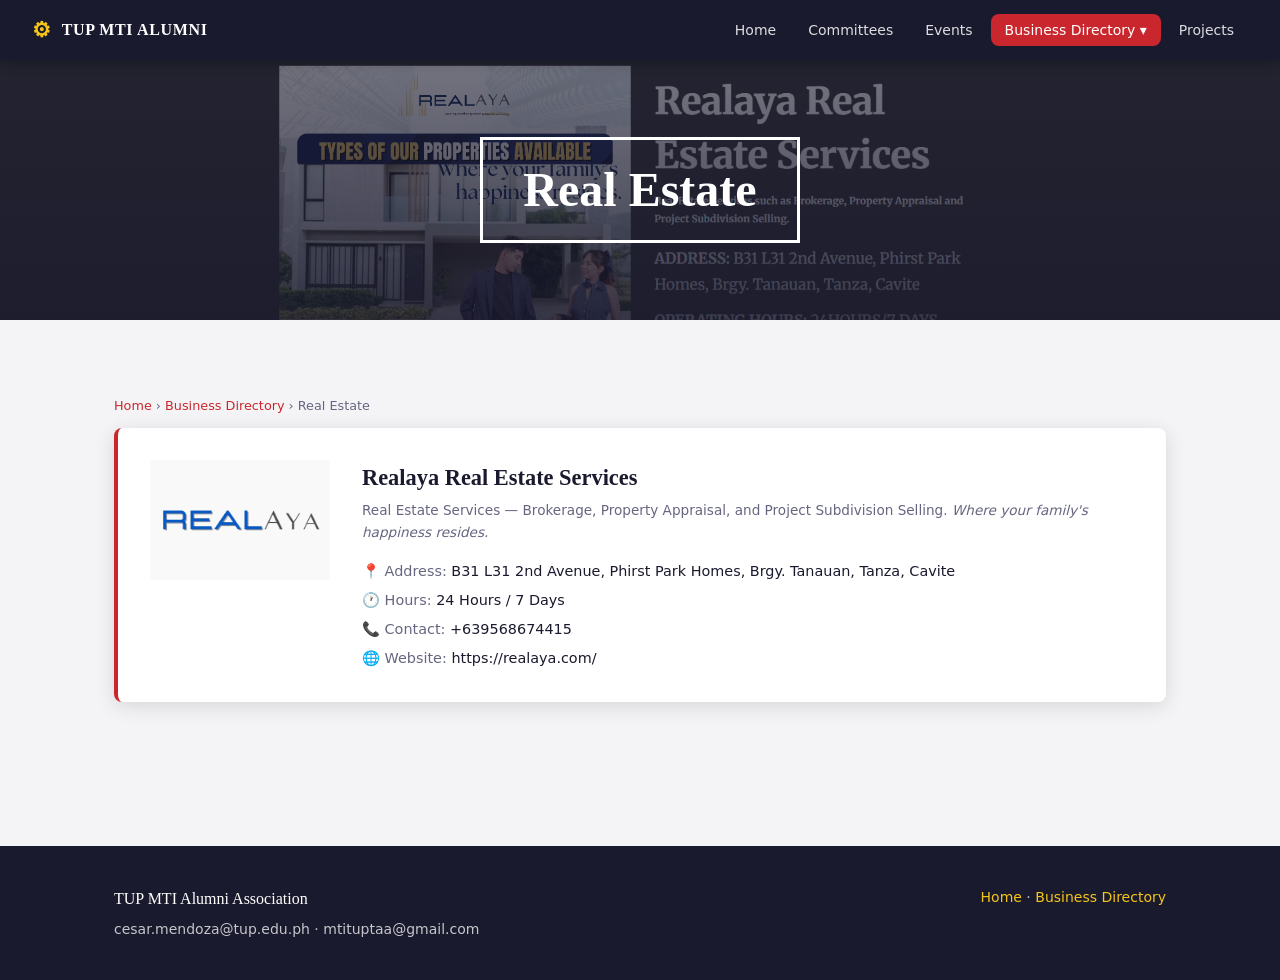
<file: pages/business-realestate.html>
<!DOCTYPE html>
<html lang="en">
<head>
  <meta charset="UTF-8"/><meta name="viewport" content="width=device-width, initial-scale=1.0"/>
  <title>Real Estate — TUP MTI Alumni Business</title>
  <link rel="stylesheet" href="../css/style.css"/>
</head>
<body>
  <nav class="navbar">
    <div class="nav-brand"><span class="nav-logo">⚙</span><span class="nav-title">TUP MTI ALUMNI</span></div>
    <ul class="nav-links">
      <li><a href="../index.html">Home</a></li><li><a href="committees.html">Committees</a></li><li><a href="events.html">Events</a></li>
      <li class="dropdown"><a href="business.html" class="active">Business Directory ▾</a>
        <ul class="dropdown-menu">
          <li><a href="business-manufacturing.html">Manufacturing</a></li><li><a href="business-technology.html">Technology</a></li>
          <li><a href="business-food.html">Food & Beverages</a></li><li><a href="business-realestate.html">Real Estate</a></li>
          <li><a href="business-construction.html">Construction</a></li><li><a href="business-healthcare.html">Healthcare</a></li>
          <li><a href="business-finance.html">Finance</a></li><li><a href="business-service.html">Service</a></li><li><a href="business-retail.html">Retail</a></li>
        </ul>
      </li><li><a href="projects.html">Projects</a></li>
    </ul>
    <button class="nav-toggle" onclick="toggleMenu()">☰</button>
  </nav>
  <div class="page-hero" style="margin-top:60px;">
    <div class="page-hero-bg" style="background-image:url('../images/real_state.png');background-size:cover;background-position:center;"></div>
    <div class="page-hero-overlay"></div>
    <div class="page-hero-content"><h1>Real Estate</h1></div>
  </div>
  <section class="section"><div class="container">
    <div class="breadcrumb"><a href="../index.html">Home</a> › <a href="business.html">Business Directory</a> › Real Estate</div>
  
    <div class="biz-list">
      <div class="biz-card">
        <a href="https://realaya.com/" target="_blank" style="text-decoration: none;"><img src="../images/real state logo.png" class="biz-logo" alt="Realaya Real Estate Services logo"/></a>
        <div class="biz-info">
          <h2>Realaya Real Estate Services</h2>
          <p class="biz-tagline">Real Estate Services — Brokerage, Property Appraisal, and Project Subdivision Selling. <em>Where your family's happiness resides.</em></p>
          <div class="biz-detail">
            <p><span>📍 Address:</span> B31 L31 2nd Avenue, Phirst Park Homes, Brgy. Tanauan, Tanza, Cavite</p>
            <p><span>🕐 Hours:</span> 24 Hours / 7 Days</p>
            <p><span>📞 Contact:</span> +639568674415</p>
            <p><span>🌐 Website:</span> <a href="https://realaya.com/" target="_blank">https://realaya.com/</a></p>
          </div>
        </div>
      </div>
    </div>
  </div></section>
  <footer class="footer"><div class="container footer-inner">
    <div><p class="footer-brand">TUP MTI Alumni Association</p><p>cesar.mendoza@tup.edu.ph · mtituptaa@gmail.com</p></div>
    <div><p><a href="../index.html">Home</a> · <a href="business.html">Business Directory</a></p></div>
  </div></footer>
  <script src="../js/main.js"></script>
</body>
</html>
</file>
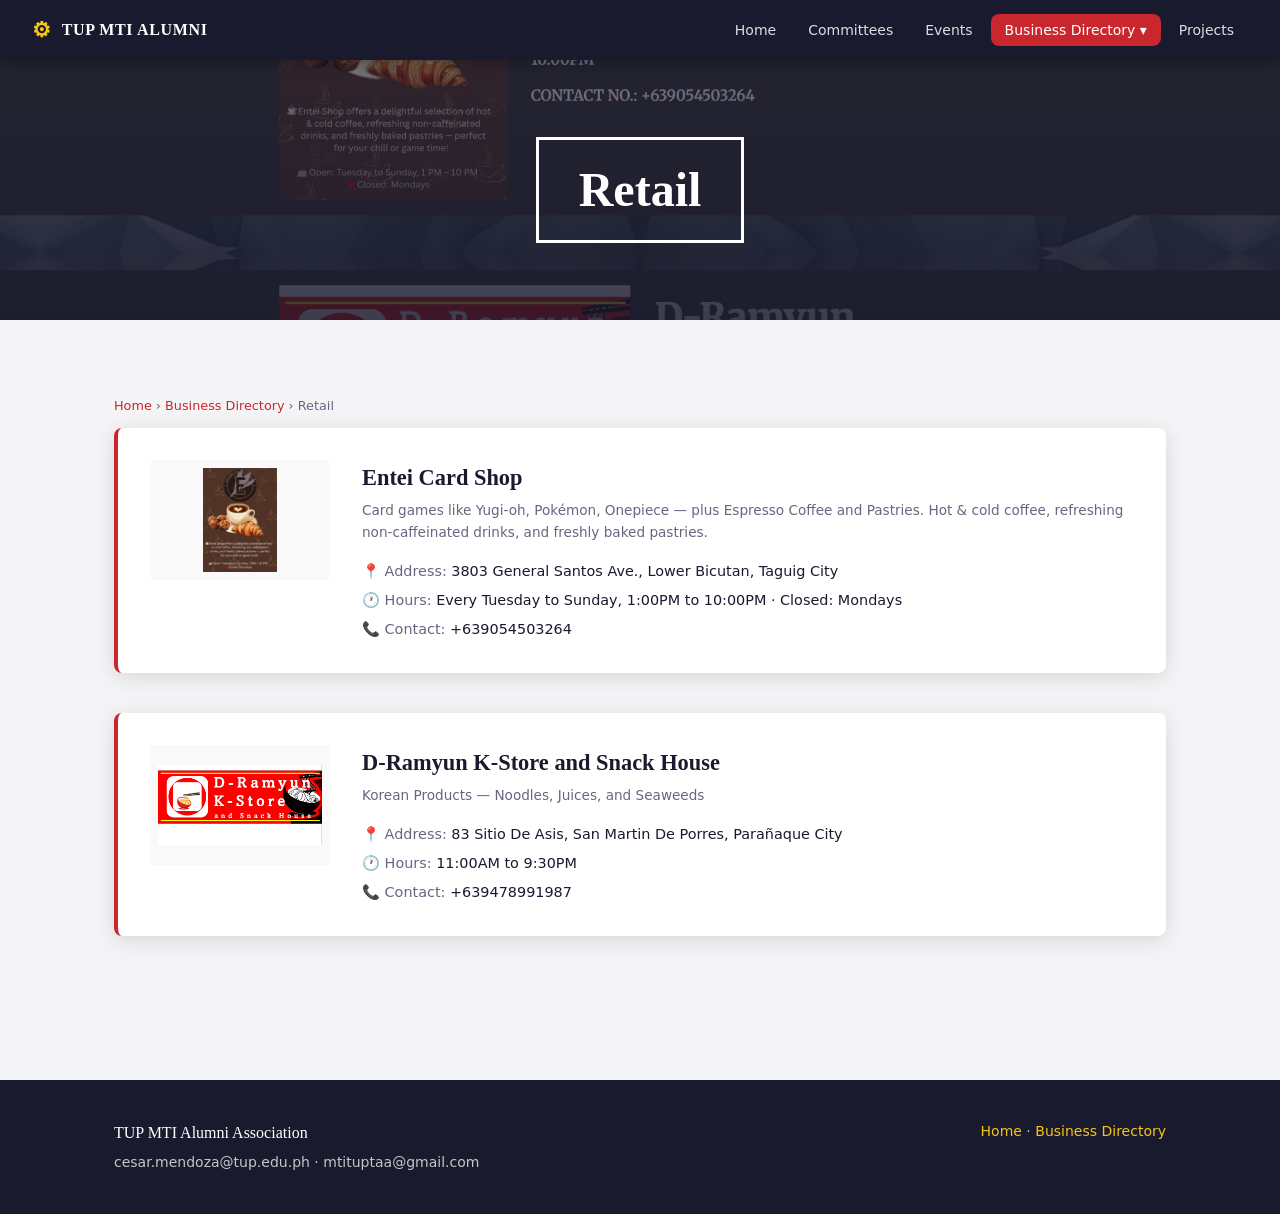
<file: pages/business-retail.html>
<!DOCTYPE html>
<html lang="en">
<head>
  <meta charset="UTF-8"/><meta name="viewport" content="width=device-width, initial-scale=1.0"/>
  <title>Retail — TUP MTI Alumni Business</title>
  <link rel="stylesheet" href="../css/style.css"/>
</head>
<body>
  <nav class="navbar">
    <div class="nav-brand"><span class="nav-logo">⚙</span><span class="nav-title">TUP MTI ALUMNI</span></div>
    <ul class="nav-links">
      <li><a href="../index.html">Home</a></li><li><a href="committees.html">Committees</a></li><li><a href="events.html">Events</a></li>
      <li class="dropdown"><a href="business.html" class="active">Business Directory ▾</a>
        <ul class="dropdown-menu">
          <li><a href="business-manufacturing.html">Manufacturing</a></li><li><a href="business-technology.html">Technology</a></li>
          <li><a href="business-food.html">Food & Beverages</a></li><li><a href="business-realestate.html">Real Estate</a></li>
          <li><a href="business-construction.html">Construction</a></li><li><a href="business-healthcare.html">Healthcare</a></li>
          <li><a href="business-finance.html">Finance</a></li><li><a href="business-service.html">Service</a></li><li><a href="business-retail.html">Retail</a></li>
        </ul>
      </li><li><a href="projects.html">Projects</a></li>
    </ul>
    <button class="nav-toggle" onclick="toggleMenu()">☰</button>
  </nav>
  <div class="page-hero" style="margin-top:60px;">
    <div class="page-hero-bg" style="background-image:url('../images/retail_page.png');background-size:cover;background-position:center;"></div>
    <div class="page-hero-overlay"></div>
    <div class="page-hero-content"><h1>Retail</h1></div>
  </div>
  <section class="section"><div class="container">
    <div class="breadcrumb"><a href="../index.html">Home</a> › <a href="business.html">Business Directory</a> › Retail</div>
    
    <div class="biz-list">
      <div class="biz-card">
        <a href="https://www.facebook.com/p/Entei-Cards-Shop-61559320586799/" target="_blank" style="text-decoration: none;"><img src="../images/retail logo 1.png" class="biz-logo" alt="Entei Card Shop logo"/></a>
        <div class="biz-info">
          <h2>Entei Card Shop</h2>
          <p class="biz-tagline">Card games like Yugi-oh, Pokémon, Onepiece — plus Espresso Coffee and Pastries. Hot & cold coffee, refreshing non-caffeinated drinks, and freshly baked pastries.</p>
          <div class="biz-detail">
            <p><span>📍 Address:</span> 3803 General Santos Ave., Lower Bicutan, Taguig City</p>
            <p><span>🕐 Hours:</span> Every Tuesday to Sunday, 1:00PM to 10:00PM · Closed: Mondays</p>
            <p><span>📞 Contact:</span> +639054503264</p>
          </div>
        </div>
      </div>
      <div class="biz-card">
        <img src="../images/retail logo 2.png" class="biz-logo" alt="D-Ramyun K-Store and Snack House logo"/>
        <div class="biz-info">
          <h2>D-Ramyun K-Store and Snack House</h2>
          <p class="biz-tagline">Korean Products — Noodles, Juices, and Seaweeds</p>
          <div class="biz-detail">
            <p><span>📍 Address:</span> 83 Sitio De Asis, San Martin De Porres, Parañaque City</p>
            <p><span>🕐 Hours:</span> 11:00AM to 9:30PM</p>
            <p><span>📞 Contact:</span> +639478991987</p>
          </div>
        </div>
      </div>
    </div>
  </div></section>
  <footer class="footer"><div class="container footer-inner">
    <div><p class="footer-brand">TUP MTI Alumni Association</p><p>cesar.mendoza@tup.edu.ph · mtituptaa@gmail.com</p></div>
    <div><p><a href="../index.html">Home</a> · <a href="business.html">Business Directory</a></p></div>
  </div></footer>
  <script src="../js/main.js"></script>
</body>
</html>
</file>
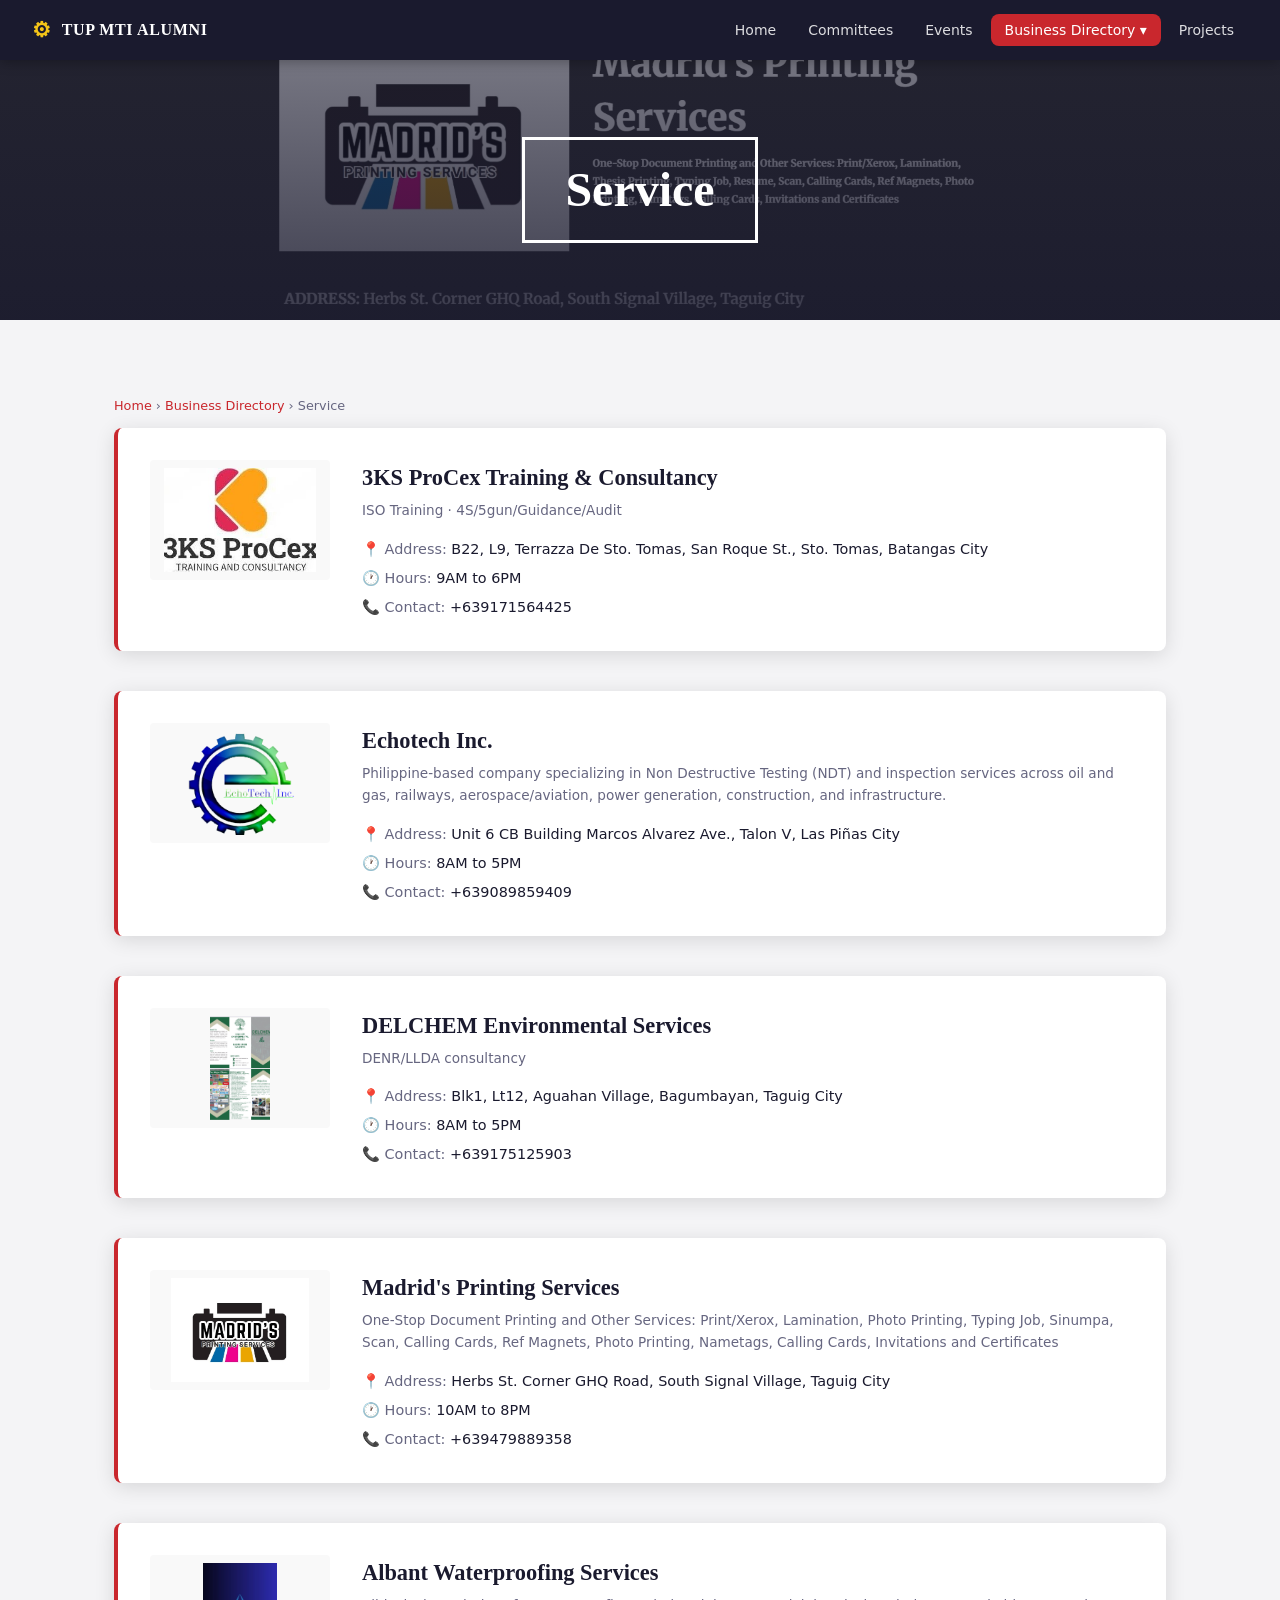
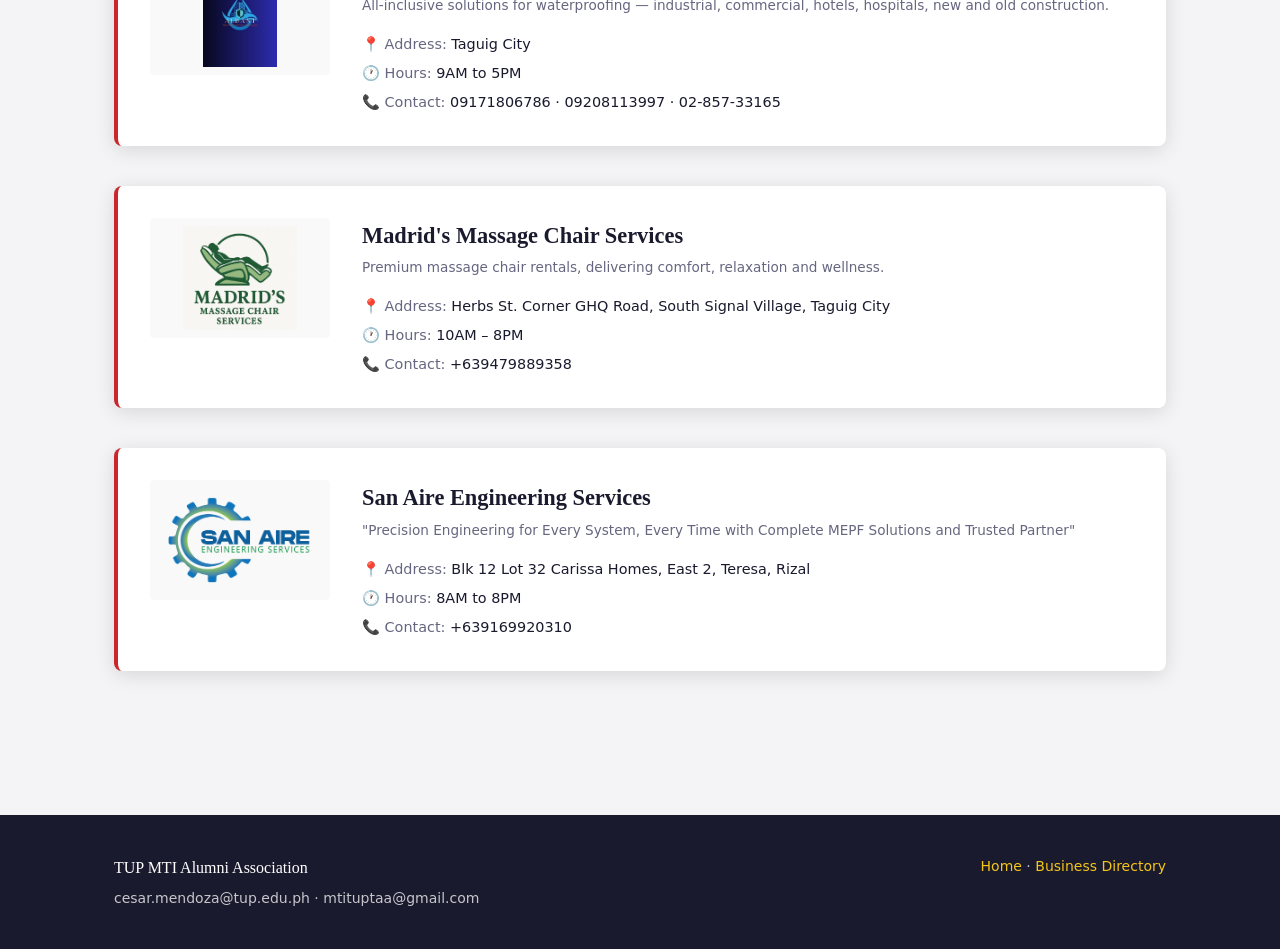
<file: pages/business-service.html>
<!DOCTYPE html>
<html lang="en">
<head>
  <meta charset="UTF-8"/><meta name="viewport" content="width=device-width, initial-scale=1.0"/>
  <title>Service — TUP MTI Alumni Business</title>
  <link rel="stylesheet" href="../css/style.css"/>
</head>
<body>
  <nav class="navbar">
    <div class="nav-brand"><span class="nav-logo">⚙</span><span class="nav-title">TUP MTI ALUMNI</span></div>
    <ul class="nav-links">
      <li><a href="../index.html">Home</a></li><li><a href="committees.html">Committees</a></li><li><a href="events.html">Events</a></li>
      <li class="dropdown"><a href="business.html" class="active">Business Directory ▾</a>
        <ul class="dropdown-menu">
          <li><a href="business-manufacturing.html">Manufacturing</a></li><li><a href="business-technology.html">Technology</a></li>
          <li><a href="business-food.html">Food & Beverages</a></li><li><a href="business-realestate.html">Real Estate</a></li>
          <li><a href="business-construction.html">Construction</a></li><li><a href="business-healthcare.html">Healthcare</a></li>
          <li><a href="business-finance.html">Finance</a></li><li><a href="business-service.html">Service</a></li><li><a href="business-retail.html">Retail</a></li>
        </ul>
      </li><li><a href="projects.html">Projects</a></li>
    </ul>
    <button class="nav-toggle" onclick="toggleMenu()">☰</button>
  </nav>
  <div class="page-hero" style="margin-top:60px;">
    <div class="page-hero-bg" style="background-image:url('../images/service.png');background-size:cover;background-position:center;"></div>
    <div class="page-hero-overlay"></div>
    <div class="page-hero-content"><h1>Service</h1></div>
  </div>
  <section class="section"><div class="container">
    <div class="breadcrumb"><a href="../index.html">Home</a> › <a href="business.html">Business Directory</a> › Service</div>
    
    <div class="biz-list">
      <div class="biz-card">
        <a href="https://www.facebook.com/p/3KS-ProCex-Training-Consultancy-100071713685471/?locale=ne_NP" target="_blank" style="text-decoration: none;"><img src="../images/service logo 1.jpg" class="biz-logo" alt="3KS ProCex Training & Consultancy logo"/></a>
        <div class="biz-info">
          <h2>3KS ProCex Training & Consultancy</h2>
          <p class="biz-tagline">ISO Training · 4S/5gun/Guidance/Audit</p>
          <div class="biz-detail">
            <p><span>📍 Address:</span> B22, L9, Terrazza De Sto. Tomas, San Roque St., Sto. Tomas, Batangas City</p>
            <p><span>🕐 Hours:</span> 9AM to 6PM</p>
            <p><span>📞 Contact:</span> +639171564425</p>
          </div>
        </div>
      </div>
      <div class="biz-card">
        <a href="https://www.facebook.com/Echotechinc07/" target="_blank" style="text-decoration: none;"><img src="../images/service logo 2.png" class="biz-logo" alt="Echotech Inc. logo"/></a>
        <div class="biz-info">
          <h2>Echotech Inc.</h2>
          <p class="biz-tagline">Philippine-based company specializing in Non Destructive Testing (NDT) and inspection services across oil and gas, railways, aerospace/aviation, power generation, construction, and infrastructure.</p>
          <div class="biz-detail">
            <p><span>📍 Address:</span> Unit 6 CB Building Marcos Alvarez Ave., Talon V, Las Piñas City</p>
            <p><span>🕐 Hours:</span> 8AM to 5PM</p>
            <p><span>📞 Contact:</span> +639089859409</p>
          </div>
        </div>
      </div>
      <div class="biz-card">
        <a href="https://www.facebook.com/DelChem.ES/" target="_blank" style="text-decoration: none;"><img src="../images/service logo 3.jpg" class="biz-logo" alt="DELCHEM Environmental Services logo"/></a>
        <div class="biz-info">
          <h2>DELCHEM Environmental Services</h2>
          <p class="biz-tagline">DENR/LLDA consultancy</p>
          <div class="biz-detail">
            <p><span>📍 Address:</span> Blk1, Lt12, Aguahan Village, Bagumbayan, Taguig City</p>
            <p><span>🕐 Hours:</span> 8AM to 5PM</p>
            <p><span>📞 Contact:</span> +639175125903</p>
          </div>
        </div>
      </div>
      <div class="biz-card">
        <img src="../images/service logo 4.jpg" class="biz-logo" alt="Madrid's Printing Services logo"/>
        <div class="biz-info">
          <h2>Madrid's Printing Services</h2>
          <p class="biz-tagline">One-Stop Document Printing and Other Services: Print/Xerox, Lamination, Photo Printing, Typing Job, Sinumpa, Scan, Calling Cards, Ref Magnets, Photo Printing, Nametags, Calling Cards, Invitations and Certificates</p>
          <div class="biz-detail">
            <p><span>📍 Address:</span> Herbs St. Corner GHQ Road, South Signal Village, Taguig City</p>
            <p><span>🕐 Hours:</span> 10AM to 8PM</p>
            <p><span>📞 Contact:</span> +639479889358</p>
          </div>
        </div>
      </div>
      <div class="biz-card">
        <img src="../images/service logo 5.jpg" class="biz-logo" alt="Albant Waterproofing Services logo"/>
        <div class="biz-info">
          <h2>Albant Waterproofing Services</h2>
          <p class="biz-tagline">All-inclusive solutions for waterproofing — industrial, commercial, hotels, hospitals, new and old construction.</p>
          <div class="biz-detail">
            <p><span>📍 Address:</span> Taguig City</p>
            <p><span>🕐 Hours:</span> 9AM to 5PM</p>
            <p><span>📞 Contact:</span> 09171806786 · 09208113997 · 02-857-33165</p>
          </div>
        </div>
      </div>
      <div class="biz-card">
        <img src="../images/service logo 6.jpg" class="biz-logo" alt="Madrid's Massage Chair Services logo"/>
        <div class="biz-info">
          <h2>Madrid's Massage Chair Services</h2>
          <p class="biz-tagline">Premium massage chair rentals, delivering comfort, relaxation and wellness.</p>
          <div class="biz-detail">
            <p><span>📍 Address:</span> Herbs St. Corner GHQ Road, South Signal Village, Taguig City</p>
            <p><span>🕐 Hours:</span> 10AM – 8PM</p>
            <p><span>📞 Contact:</span> +639479889358</p>
          </div>
        </div>
      </div>
      <div class="biz-card">
        <img src="../images/service logo 7.png" class="biz-logo" alt="San Aire Engineering Services logo"/>
        <div class="biz-info">
          <h2>San Aire Engineering Services</h2>
          <p class="biz-tagline">"Precision Engineering for Every System, Every Time with Complete MEPF Solutions and Trusted Partner"</p>
          <div class="biz-detail">
            <p><span>📍 Address:</span> Blk 12 Lot 32 Carissa Homes, East 2, Teresa, Rizal</p>
            <p><span>🕐 Hours:</span> 8AM to 8PM</p>
            <p><span>📞 Contact:</span> +639169920310</p>
          </div>
        </div>
      </div>
    </div>
  </div></section>
  <footer class="footer"><div class="container footer-inner">
    <div><p class="footer-brand">TUP MTI Alumni Association</p><p>cesar.mendoza@tup.edu.ph · mtituptaa@gmail.com</p></div>
    <div><p><a href="../index.html">Home</a> · <a href="business.html">Business Directory</a></p></div>
  </div></footer>
  <script src="../js/main.js"></script>
</body>
</html>
</file>
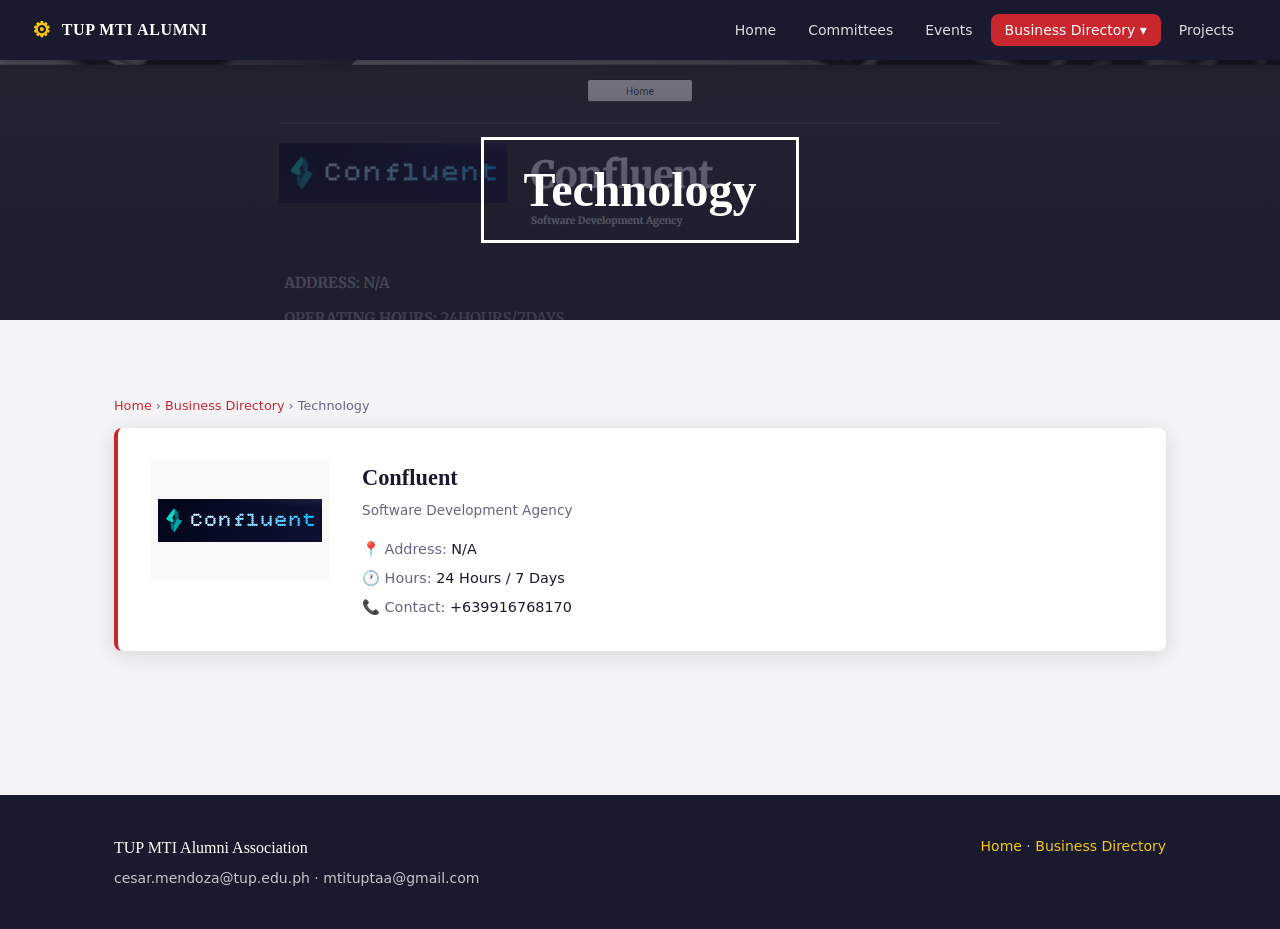
<file: pages/business-technology.html>
<!DOCTYPE html>
<html lang="en">
<head>
  <meta charset="UTF-8"/>
  <meta name="viewport" content="width=device-width, initial-scale=1.0"/>
  <title>Technology — TUP MTI Alumni Business</title>
  <link rel="stylesheet" href="../css/style.css"/>
</head>
<body>
  <nav class="navbar">
    <div class="nav-brand"><span class="nav-logo">⚙</span><span class="nav-title">TUP MTI ALUMNI</span></div>
    <ul class="nav-links">
      <li><a href="../index.html">Home</a></li>
      <li><a href="committees.html">Committees</a></li>
      <li><a href="events.html">Events</a></li>
      <li class="dropdown">
        <a href="business.html" class="active">Business Directory ▾</a>
        <ul class="dropdown-menu">
          <li><a href="business-manufacturing.html">Manufacturing</a></li>
          <li><a href="business-technology.html">Technology</a></li>
          <li><a href="business-food.html">Food & Beverages</a></li>
          <li><a href="business-realestate.html">Real Estate</a></li>
          <li><a href="business-construction.html">Construction</a></li>
          <li><a href="business-healthcare.html">Healthcare</a></li>
          <li><a href="business-finance.html">Finance</a></li>
          <li><a href="business-service.html">Service</a></li>
          <li><a href="business-retail.html">Retail</a></li>
        </ul>
      </li>
      <li><a href="projects.html">Projects</a></li>
    </ul>
    <button class="nav-toggle" onclick="toggleMenu()">☰</button>
  </nav>

  <div class="page-hero" style="margin-top:60px;">
    <div class="page-hero-bg" style="background-image: url('../images/technology.png'); background-size:cover; background-position:center;"></div>
    <div class="page-hero-overlay"></div>
    <div class="page-hero-content"><h1>Technology</h1></div>
  </div>

  <section class="section">
    <div class="container">
      <div class="breadcrumb"><a href="../index.html">Home</a> › <a href="business.html">Business Directory</a> › Technology</div>


      <div class="biz-list">
        <div class="biz-card">
          <a href="https://www.confluent.io/" target="_blank" style="text-decoration: none;"><img src="../images/technology logo 1.png" class="biz-logo" alt="Confluent logo"/></a>
          <div class="biz-info">
            <h2>Confluent</h2>
            <p class="biz-tagline">Software Development Agency</p>
            <div class="biz-detail">
              <p><span>📍 Address:</span> N/A</p>
              <p><span>🕐 Hours:</span> 24 Hours / 7 Days</p>
              <p><span>📞 Contact:</span> +639916768170</p>
            </div>
          </div>
        </div>
        <!-- ADD MORE BUSINESSES HERE -->
      </div>
    </div>
  </section>

  <footer class="footer">
    <div class="container footer-inner">
      <div><p class="footer-brand">TUP MTI Alumni Association</p><p>cesar.mendoza@tup.edu.ph · mtituptaa@gmail.com</p></div>
      <div><p><a href="../index.html">Home</a> · <a href="business.html">Business Directory</a></p></div>
    </div>
  </footer>
  <script src="../js/main.js"></script>
</body>
</html>
</file>
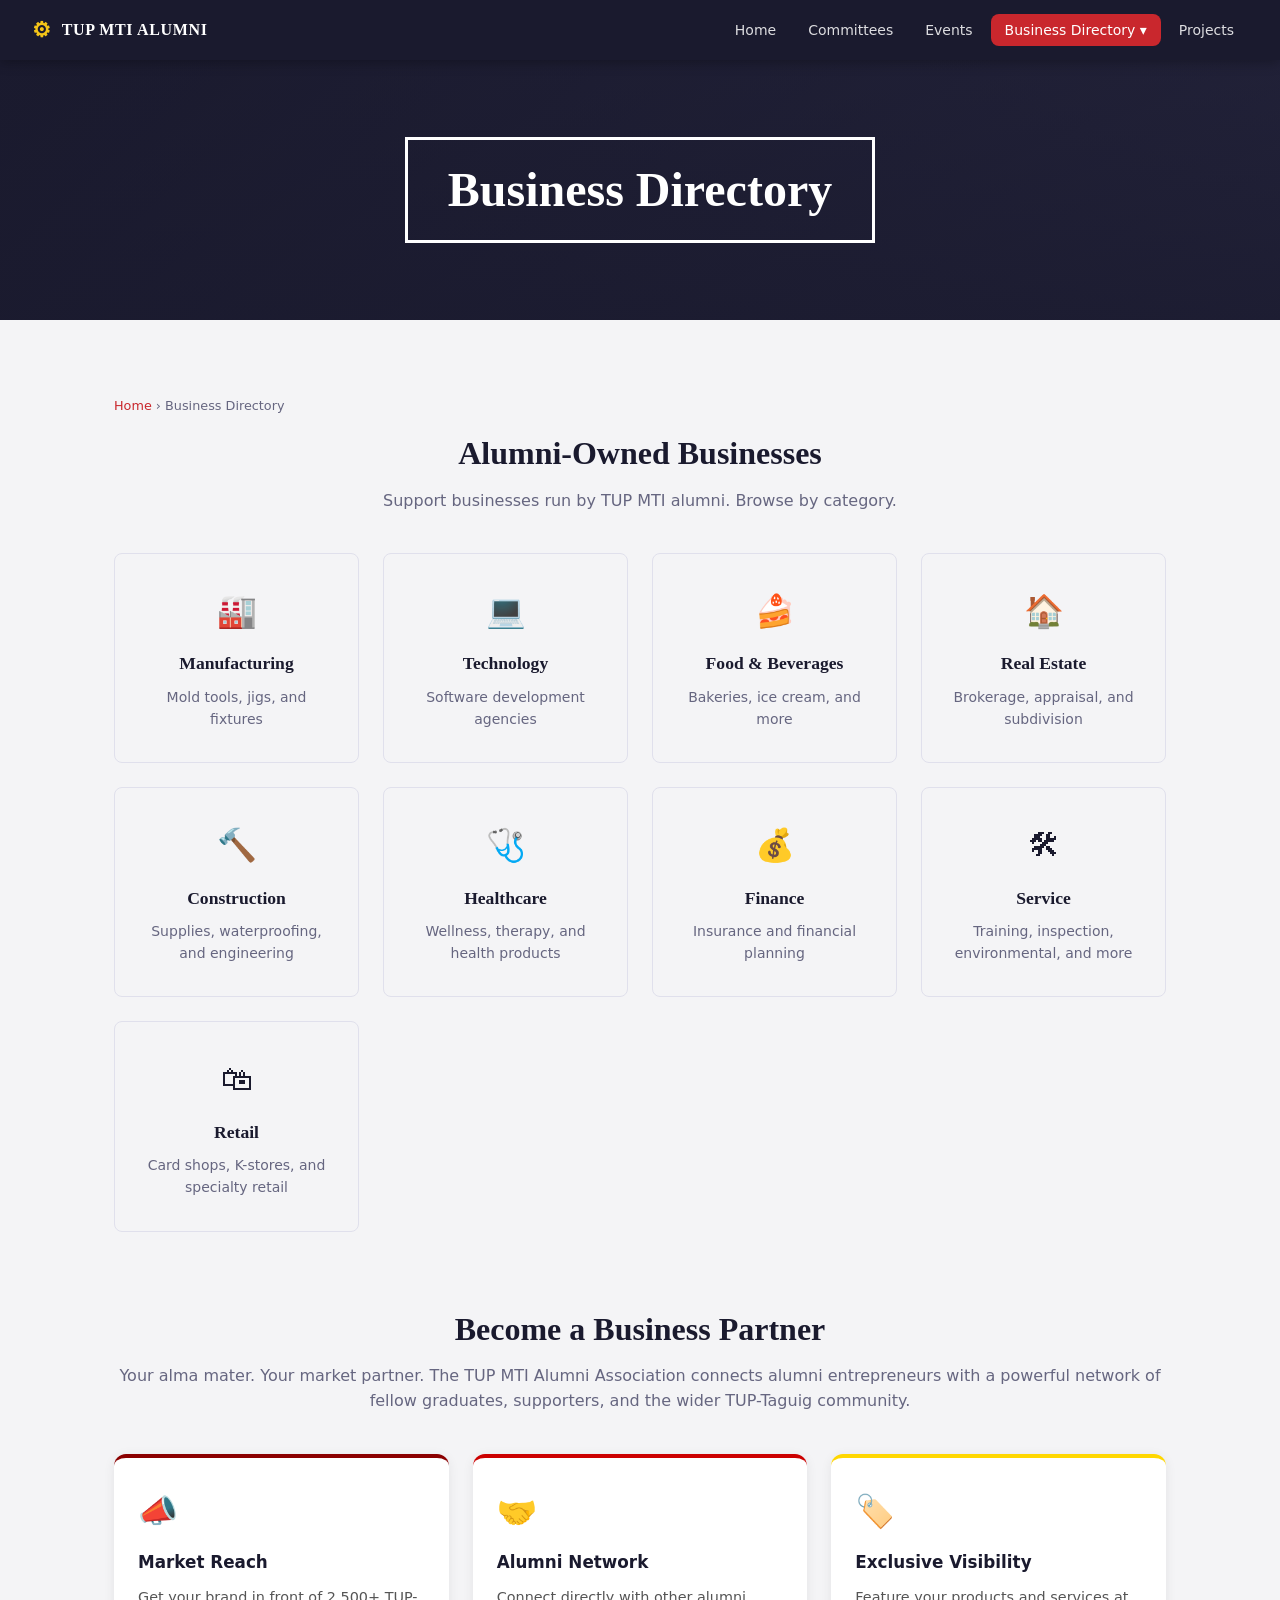
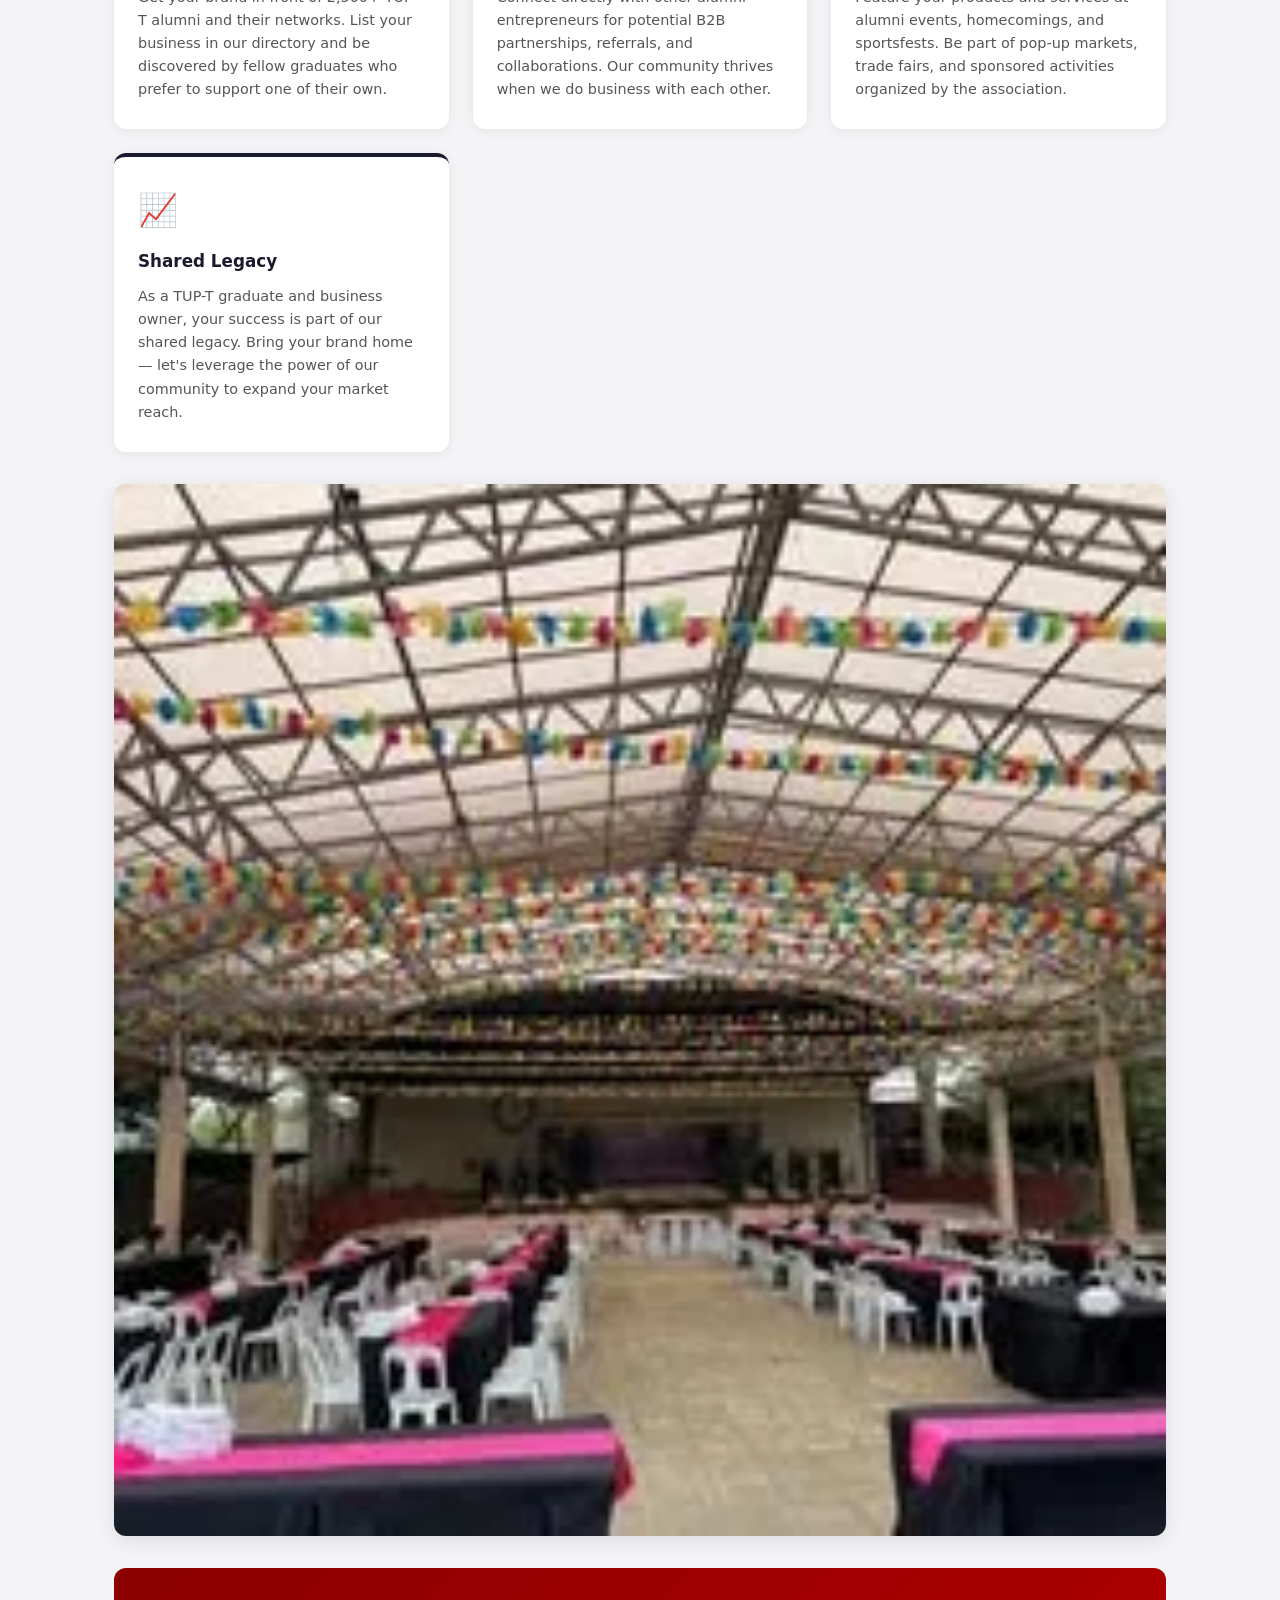
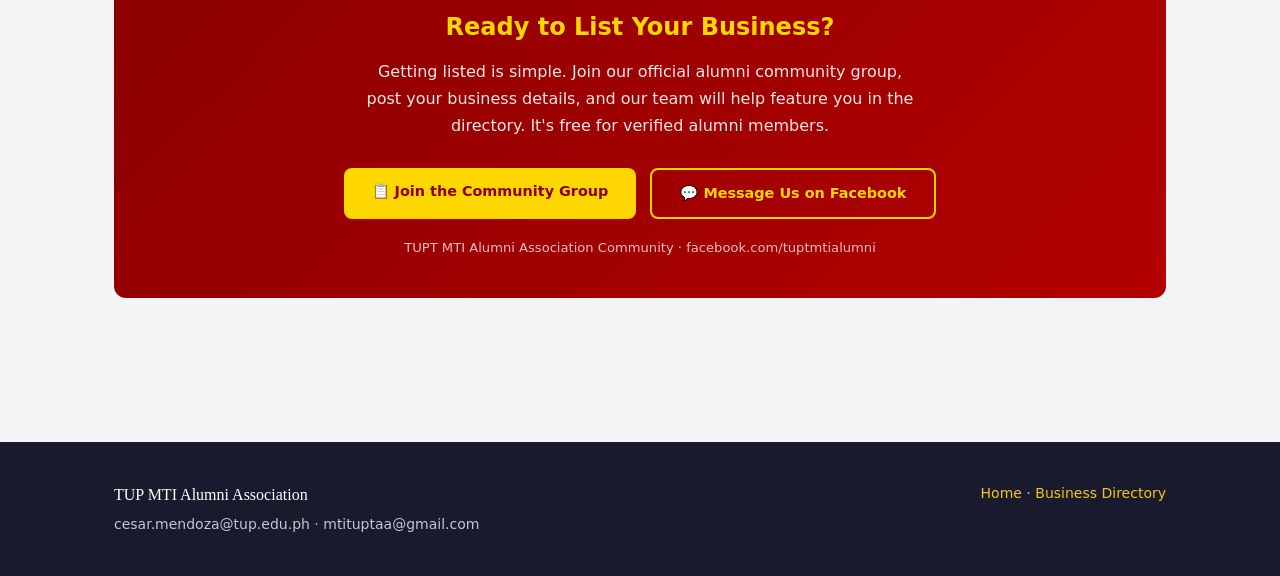
<file: pages/business.html>
<!DOCTYPE html>
<html lang="en">
<head>
  <meta charset="UTF-8"/>
  <meta name="viewport" content="width=device-width, initial-scale=1.0"/>
  <title>Business Directory — TUP MTI Alumni</title>
  <link rel="stylesheet" href="../css/style.css"/>
</head>
<body>

  <nav class="navbar">
    <div class="nav-brand">
      <span class="nav-logo">⚙</span>
      <span class="nav-title">TUP MTI ALUMNI</span>
    </div>
    <ul class="nav-links">
      <li><a href="../index.html">Home</a></li>
      <li><a href="committees.html">Committees</a></li>
      <li><a href="events.html">Events</a></li>
      <li class="dropdown">
        <a href="business.html" class="active">Business Directory ▾</a>
        <ul class="dropdown-menu">
          <li><a href="business-manufacturing.html">Manufacturing</a></li>
          <li><a href="business-technology.html">Technology</a></li>
          <li><a href="business-food.html">Food & Beverages</a></li>
          <li><a href="business-realestate.html">Real Estate</a></li>
          <li><a href="business-construction.html">Construction</a></li>
          <li><a href="business-healthcare.html">Healthcare</a></li>
          <li><a href="business-finance.html">Finance</a></li>
          <li><a href="business-service.html">Service</a></li>
          <li><a href="business-retail.html">Retail</a></li>
        </ul>
      </li>
      <li><a href="projects.html">Projects</a></li>
    </ul>
    <button class="nav-toggle" onclick="toggleMenu()">☰</button>
  </nav>

  <div class="page-hero" style="margin-top:60px;">
    <div class="page-hero-bg" style="background: linear-gradient(135deg,#1a1a2e,#2e2e4a);"></div>
    <div class="page-hero-overlay"></div>
    <div class="page-hero-content">
      <h1>Business Directory</h1>
    </div>
  </div>

  <section class="section">
    <div class="container">
      <div class="breadcrumb"><a href="../index.html">Home</a> › Business Directory</div>
      <div class="section-header">
        <h2>Alumni-Owned Businesses</h2>
        <p>Support businesses run by TUP MTI alumni. Browse by category.</p>
      </div>

      <div class="ql-grid">
        <a href="business-manufacturing.html" class="ql-card">
          <span class="ql-icon">🏭</span>
          <h3>Manufacturing</h3>
          <p>Mold tools, jigs, and fixtures</p>
        </a>
        <a href="business-technology.html" class="ql-card">
          <span class="ql-icon">💻</span>
          <h3>Technology</h3>
          <p>Software development agencies</p>
        </a>
        <a href="business-food.html" class="ql-card">
          <span class="ql-icon">🍰</span>
          <h3>Food & Beverages</h3>
          <p>Bakeries, ice cream, and more</p>
        </a>
        <a href="business-realestate.html" class="ql-card">
          <span class="ql-icon">🏠</span>
          <h3>Real Estate</h3>
          <p>Brokerage, appraisal, and subdivision</p>
        </a>
        <a href="business-construction.html" class="ql-card">
          <span class="ql-icon">🔨</span>
          <h3>Construction</h3>
          <p>Supplies, waterproofing, and engineering</p>
        </a>
        <a href="business-healthcare.html" class="ql-card">
          <span class="ql-icon">🩺</span>
          <h3>Healthcare</h3>
          <p>Wellness, therapy, and health products</p>
        </a>
        <a href="business-finance.html" class="ql-card">
          <span class="ql-icon">💰</span>
          <h3>Finance</h3>
          <p>Insurance and financial planning</p>
        </a>
        <a href="business-service.html" class="ql-card">
          <span class="ql-icon">🛠</span>
          <h3>Service</h3>
          <p>Training, inspection, environmental, and more</p>
        </a>
        <a href="business-retail.html" class="ql-card">
          <span class="ql-icon">🛍</span>
          <h3>Retail</h3>
          <p>Card shops, K-stores, and specialty retail</p>
        </a>
      </div>

      <!-- BUSINESS PARTNERS SECTION -->
      <div style="margin-top: 72px;">
        <div class="section-header">
          <h2>Become a Business Partner</h2>
          <p>Your alma mater. Your market partner. The TUP MTI Alumni Association connects alumni entrepreneurs with a powerful network of fellow graduates, supporters, and the wider TUP-Taguig community.</p>
        </div>

        <div style="display: grid; grid-template-columns: repeat(auto-fit, minmax(260px, 1fr)); gap: 24px; margin: 32px 0;">
          <div style="background: #fff; border-radius: 12px; padding: 28px 24px; box-shadow: 0 2px 12px rgba(0,0,0,0.07); border-top: 4px solid #8B0000;">
            <div style="font-size: 2rem; margin-bottom: 12px;">📣</div>
            <h3 style="font-size: 1.05rem; font-weight: 700; margin: 0 0 10px;">Market Reach</h3>
            <p style="font-size: 0.9rem; color: #555; line-height: 1.6; margin: 0;">Get your brand in front of 2,500+ TUP-T alumni and their networks. List your business in our directory and be discovered by fellow graduates who prefer to support one of their own.</p>
          </div>
          <div style="background: #fff; border-radius: 12px; padding: 28px 24px; box-shadow: 0 2px 12px rgba(0,0,0,0.07); border-top: 4px solid #cc0000;">
            <div style="font-size: 2rem; margin-bottom: 12px;">🤝</div>
            <h3 style="font-size: 1.05rem; font-weight: 700; margin: 0 0 10px;">Alumni Network</h3>
            <p style="font-size: 0.9rem; color: #555; line-height: 1.6; margin: 0;">Connect directly with other alumni entrepreneurs for potential B2B partnerships, referrals, and collaborations. Our community thrives when we do business with each other.</p>
          </div>
          <div style="background: #fff; border-radius: 12px; padding: 28px 24px; box-shadow: 0 2px 12px rgba(0,0,0,0.07); border-top: 4px solid #FFD700;">
            <div style="font-size: 2rem; margin-bottom: 12px;">🏷️</div>
            <h3 style="font-size: 1.05rem; font-weight: 700; margin: 0 0 10px;">Exclusive Visibility</h3>
            <p style="font-size: 0.9rem; color: #555; line-height: 1.6; margin: 0;">Feature your products and services at alumni events, homecomings, and sportsfests. Be part of pop-up markets, trade fairs, and sponsored activities organized by the association.</p>
          </div>
          <div style="background: #fff; border-radius: 12px; padding: 28px 24px; box-shadow: 0 2px 12px rgba(0,0,0,0.07); border-top: 4px solid #1a1a2e;">
            <div style="font-size: 2rem; margin-bottom: 12px;">📈</div>
            <h3 style="font-size: 1.05rem; font-weight: 700; margin: 0 0 10px;">Shared Legacy</h3>
            <p style="font-size: 0.9rem; color: #555; line-height: 1.6; margin: 0;">As a TUP-T graduate and business owner, your success is part of our shared legacy. Bring your brand home — let's leverage the power of our community to expand your market reach.</p>
          </div>
        </div>

        <!-- PROMO IMAGE -->
        <div style="border-radius: 12px; overflow: hidden; margin: 32px 0; box-shadow: 0 4px 20px rgba(0,0,0,0.1);">
          <img src="../images/promo_market_partner.png" alt="Your Alma Mater, Your Market Partner — Calling All MTI & TUP-T Alumni Entrepreneurs" style="width:100%; display:block; height:auto;"/>
        </div>

        <!-- HOW TO JOIN -->
        <div style="background: linear-gradient(135deg, #8B0000 0%, #b30000 100%); border-radius: 12px; padding: 40px; text-align: center; color: #fff;">
          <h3 style="font-size: 1.5rem; font-weight: 800; margin: 0 0 12px; color: #FFD700;">Ready to List Your Business?</h3>
          <p style="color: rgba(255,255,255,0.9); max-width: 560px; margin: 0 auto 28px; line-height: 1.7; font-size: 1rem;">
            Getting listed is simple. Join our official alumni community group, post your business details, and our team will help feature you in the directory. It's free for verified alumni members.
          </p>
          <div style="display: flex; gap: 14px; justify-content: center; flex-wrap: wrap;">
            <a href="https://www.facebook.com/groups/686161153876658" target="_blank" class="btn btn-primary" style="background:#FFD700; color:#8B0000; border:none; font-weight:800;">📋 Join the Community Group</a>
            <a href="https://www.facebook.com/tuptmtialumni" target="_blank" class="btn btn-outline" style="color:#FFD700; border-color:#FFD700;">💬 Message Us on Facebook</a>
          </div>
          <p style="font-size: 0.82rem; margin-top: 18px; opacity: 0.75;">TUPT MTI Alumni Association Community · facebook.com/tuptmtialumni</p>
        </div>
      </div>
    </div>
  </section>

  <footer class="footer">
    <div class="container footer-inner">
      <div>
        <p class="footer-brand">TUP MTI Alumni Association</p>
        <p>cesar.mendoza@tup.edu.ph · mtituptaa@gmail.com</p>
      </div>
      <div>
        <p><a href="../index.html">Home</a> · <a href="business.html">Business Directory</a></p>
      </div>
    </div>
  </footer>

  <script src="../js/main.js"></script>
</body>
</html>
</file>
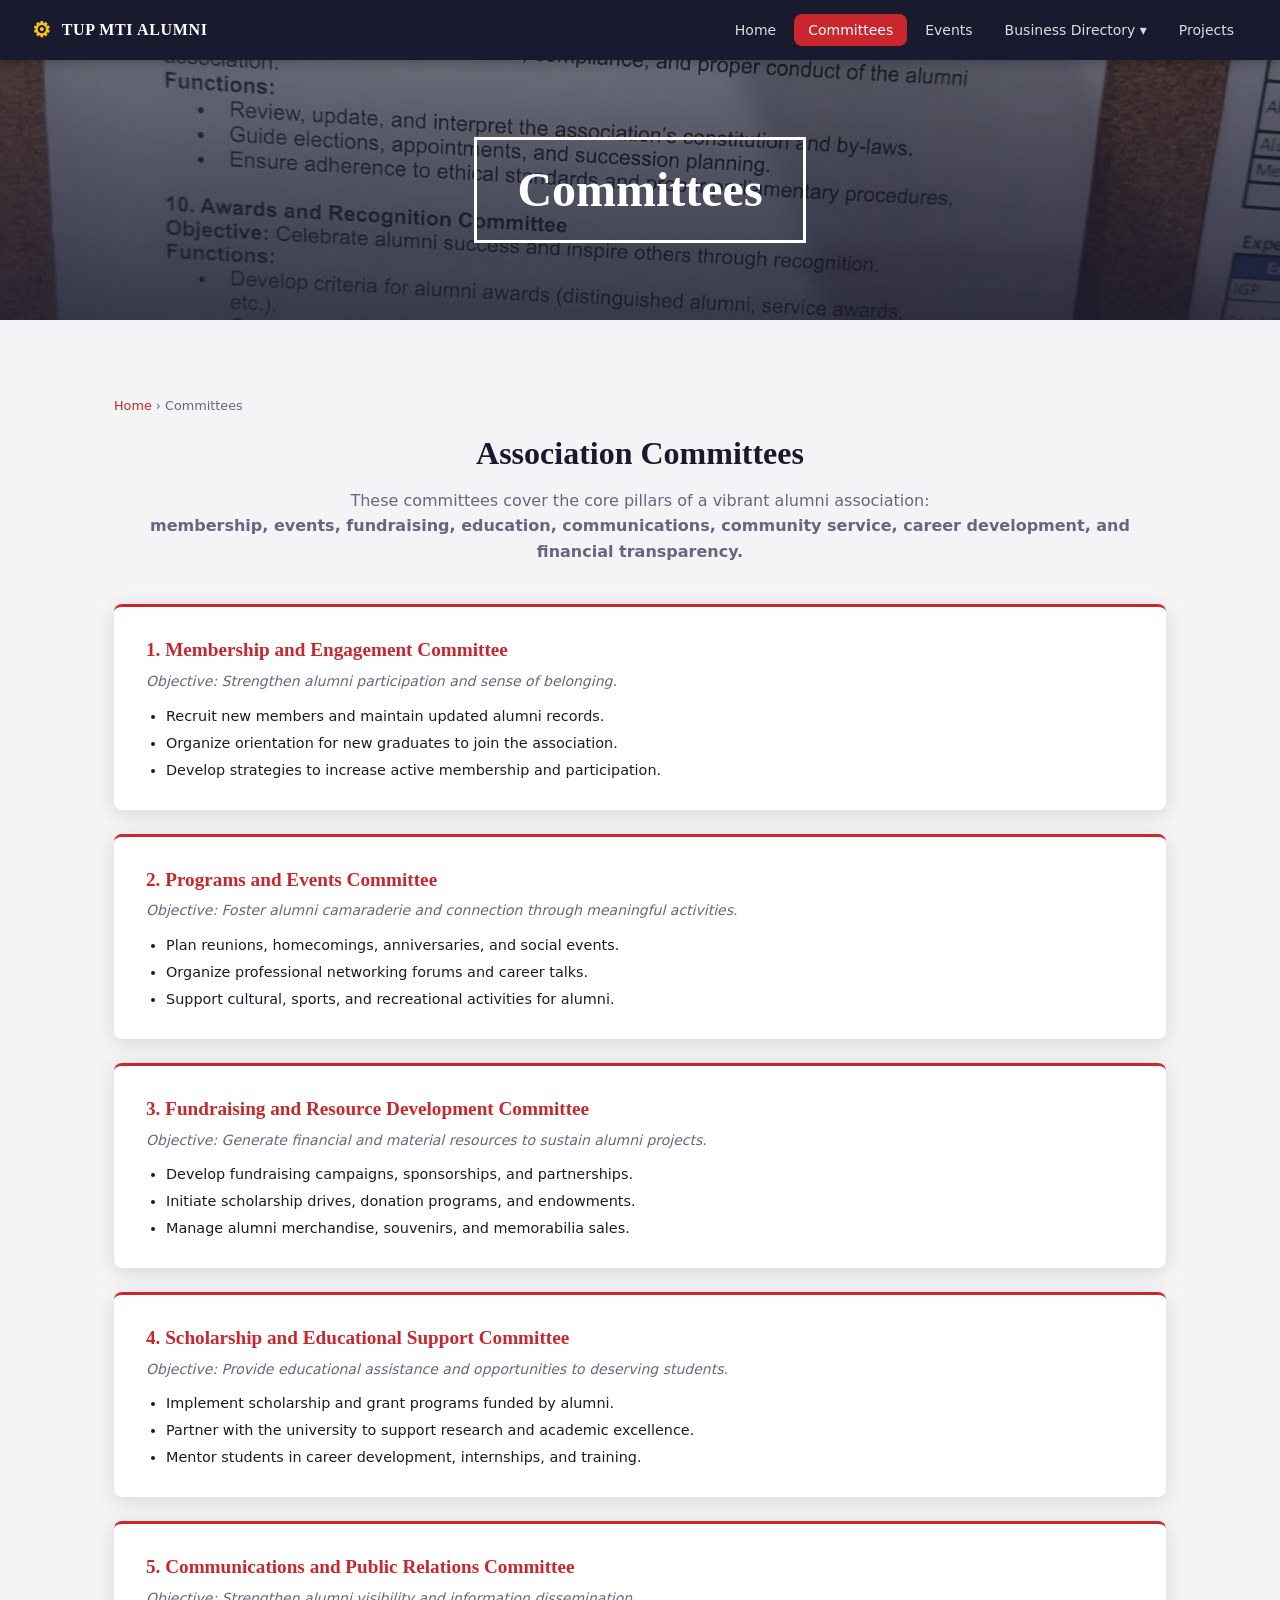
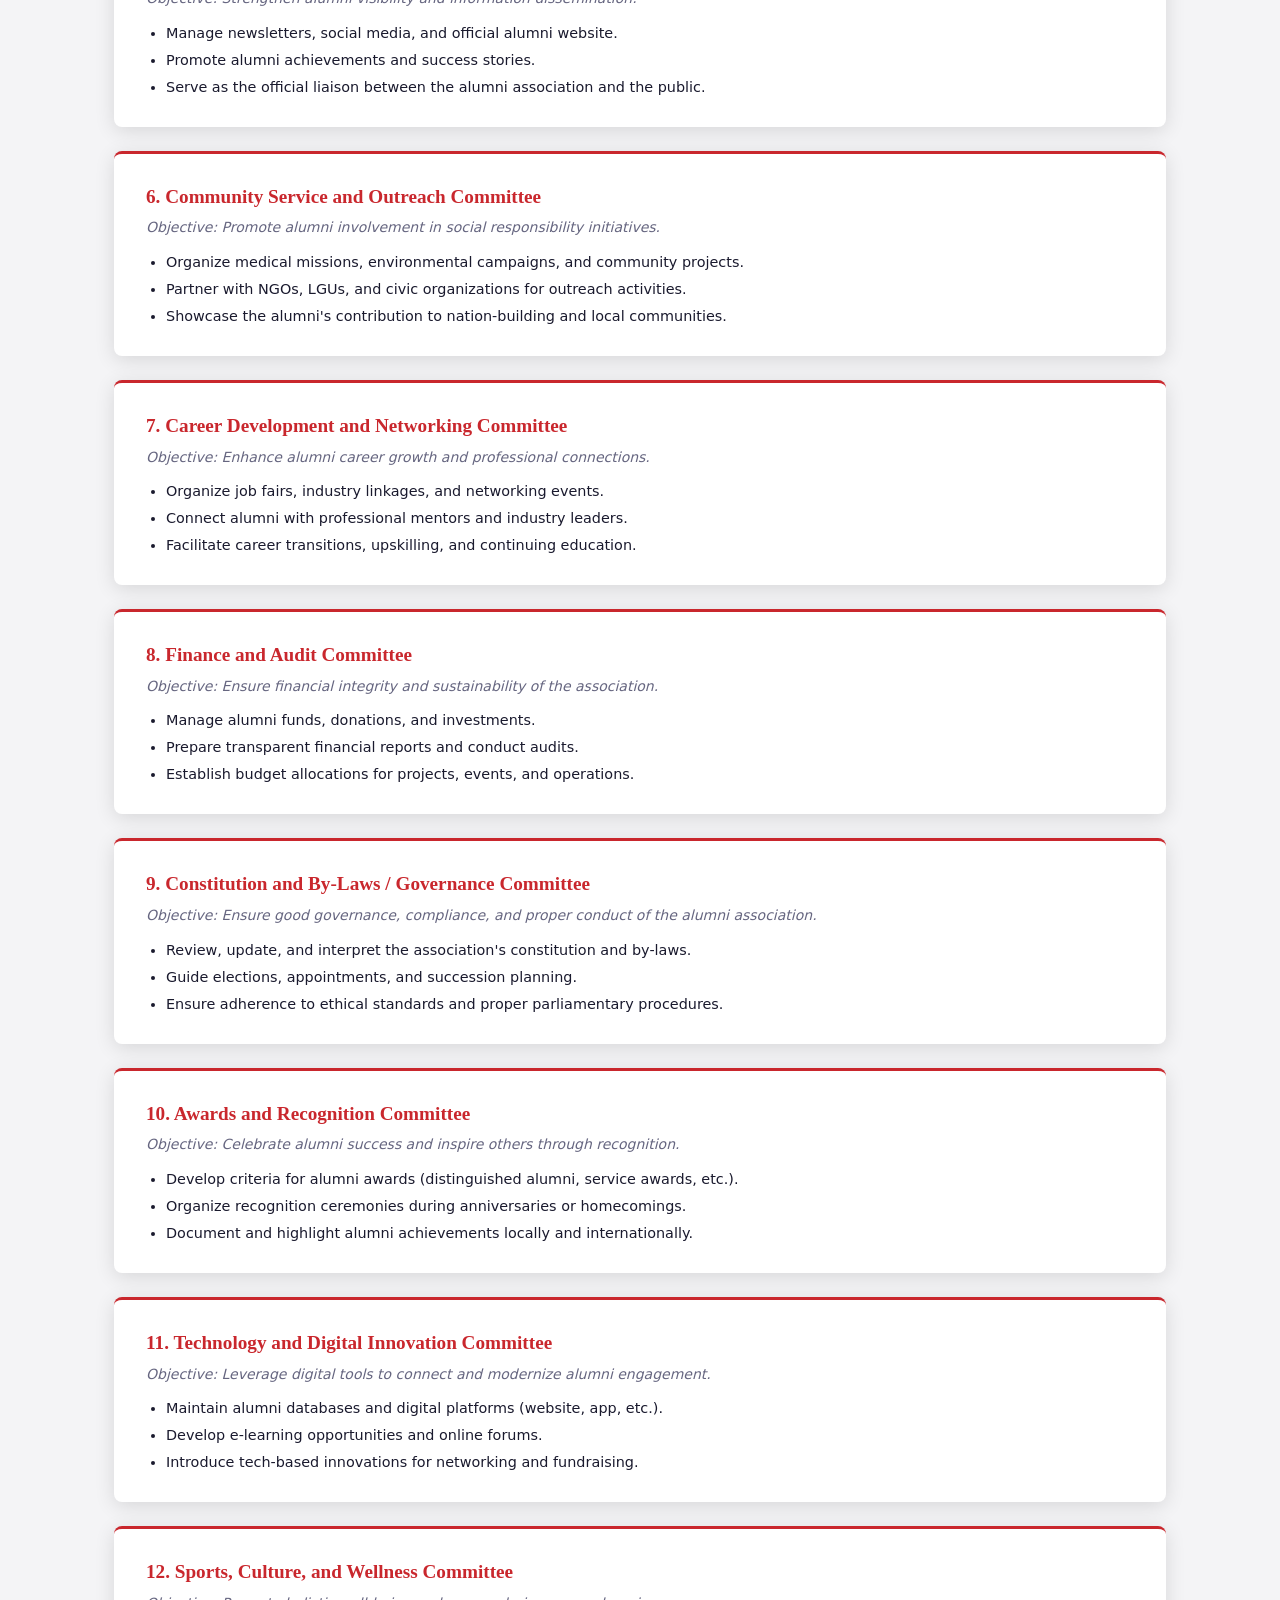
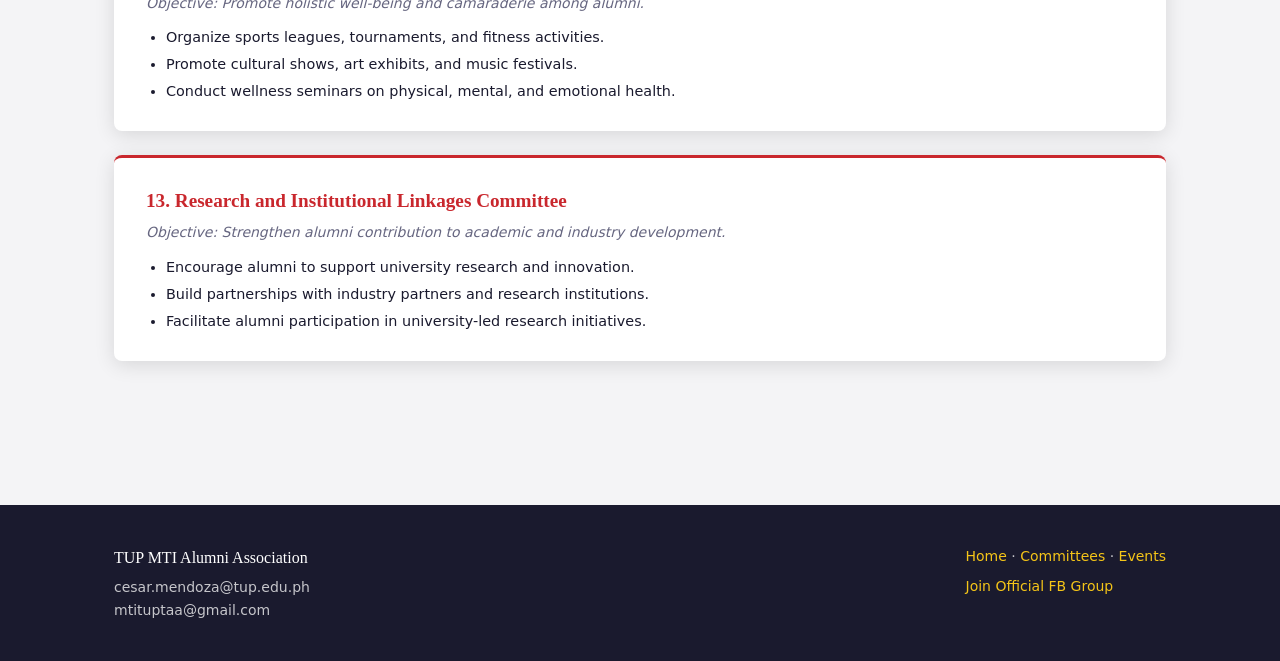
<file: pages/committees.html>
<!DOCTYPE html>
<html lang="en">
<head>
  <meta charset="UTF-8"/>
  <meta name="viewport" content="width=device-width, initial-scale=1.0"/>
  <title>Committees — TUP MTI Alumni</title>
  <link rel="stylesheet" href="../css/style.css"/>
</head>
<body>

  <nav class="navbar">
    <div class="nav-brand">
      <span class="nav-logo">⚙</span>
      <span class="nav-title">TUP MTI ALUMNI</span>
    </div>
    <ul class="nav-links">
      <li><a href="../index.html">Home</a></li>
      <li><a href="committees.html" class="active">Committees</a></li>
      <li><a href="events.html">Events</a></li>
      <li class="dropdown">
        <a href="business.html">Business Directory ▾</a>
        <ul class="dropdown-menu">
          <li><a href="business-manufacturing.html">Manufacturing</a></li>
          <li><a href="business-technology.html">Technology</a></li>
          <li><a href="business-food.html">Food & Beverages</a></li>
          <li><a href="business-realestate.html">Real Estate</a></li>
          <li><a href="business-construction.html">Construction</a></li>
          <li><a href="business-healthcare.html">Healthcare</a></li>
          <li><a href="business-finance.html">Finance</a></li>
          <li><a href="business-service.html">Service</a></li>
          <li><a href="business-retail.html">Retail</a></li>
        </ul>
      </li>
      <li><a href="projects.html">Projects</a></li>
    </ul>
    <button class="nav-toggle" onclick="toggleMenu()">☰</button>
  </nav>

  <!-- PAGE HERO -->
  <div class="page-hero" style="margin-top:60px;">
    <div class="page-hero-bg" style="background-image: url('../images/commitee.jpg');"></div>
    <div class="page-hero-overlay"></div>
    <div class="page-hero-content">
      <h1>Committees</h1>
    </div>
  </div>

  <section class="section">
    <div class="container">
      <div class="breadcrumb"><a href="../index.html">Home</a> › Committees</div>

      <div class="section-header">
        <h2>Association Committees</h2>
        <p>These committees cover the core pillars of a vibrant alumni association:<br/>
          <strong>membership, events, fundraising, education, communications, community service, career development, and financial transparency.</strong>
        </p>
      </div>

      <div class="committee-list">

        <div class="committee-card">
          <h3>1. Membership and Engagement Committee</h3>
          <p class="obj">Objective: Strengthen alumni participation and sense of belonging.</p>
          <ul>
            <li>Recruit new members and maintain updated alumni records.</li>
            <li>Organize orientation for new graduates to join the association.</li>
            <li>Develop strategies to increase active membership and participation.</li>
          </ul>
        </div>

        <div class="committee-card">
          <h3>2. Programs and Events Committee</h3>
          <p class="obj">Objective: Foster alumni camaraderie and connection through meaningful activities.</p>
          <ul>
            <li>Plan reunions, homecomings, anniversaries, and social events.</li>
            <li>Organize professional networking forums and career talks.</li>
            <li>Support cultural, sports, and recreational activities for alumni.</li>
          </ul>
        </div>

        <div class="committee-card">
          <h3>3. Fundraising and Resource Development Committee</h3>
          <p class="obj">Objective: Generate financial and material resources to sustain alumni projects.</p>
          <ul>
            <li>Develop fundraising campaigns, sponsorships, and partnerships.</li>
            <li>Initiate scholarship drives, donation programs, and endowments.</li>
            <li>Manage alumni merchandise, souvenirs, and memorabilia sales.</li>
          </ul>
        </div>

        <div class="committee-card">
          <h3>4. Scholarship and Educational Support Committee</h3>
          <p class="obj">Objective: Provide educational assistance and opportunities to deserving students.</p>
          <ul>
            <li>Implement scholarship and grant programs funded by alumni.</li>
            <li>Partner with the university to support research and academic excellence.</li>
            <li>Mentor students in career development, internships, and training.</li>
          </ul>
        </div>

        <div class="committee-card">
          <h3>5. Communications and Public Relations Committee</h3>
          <p class="obj">Objective: Strengthen alumni visibility and information dissemination.</p>
          <ul>
            <li>Manage newsletters, social media, and official alumni website.</li>
            <li>Promote alumni achievements and success stories.</li>
            <li>Serve as the official liaison between the alumni association and the public.</li>
          </ul>
        </div>

        <div class="committee-card">
          <h3>6. Community Service and Outreach Committee</h3>
          <p class="obj">Objective: Promote alumni involvement in social responsibility initiatives.</p>
          <ul>
            <li>Organize medical missions, environmental campaigns, and community projects.</li>
            <li>Partner with NGOs, LGUs, and civic organizations for outreach activities.</li>
            <li>Showcase the alumni's contribution to nation-building and local communities.</li>
          </ul>
        </div>

        <div class="committee-card">
          <h3>7. Career Development and Networking Committee</h3>
          <p class="obj">Objective: Enhance alumni career growth and professional connections.</p>
          <ul>
            <li>Organize job fairs, industry linkages, and networking events.</li>
            <li>Connect alumni with professional mentors and industry leaders.</li>
            <li>Facilitate career transitions, upskilling, and continuing education.</li>
          </ul>
        </div>

        <div class="committee-card">
          <h3>8. Finance and Audit Committee</h3>
          <p class="obj">Objective: Ensure financial integrity and sustainability of the association.</p>
          <ul>
            <li>Manage alumni funds, donations, and investments.</li>
            <li>Prepare transparent financial reports and conduct audits.</li>
            <li>Establish budget allocations for projects, events, and operations.</li>
          </ul>
        </div>

        <div class="committee-card">
          <h3>9. Constitution and By-Laws / Governance Committee</h3>
          <p class="obj">Objective: Ensure good governance, compliance, and proper conduct of the alumni association.</p>
          <ul>
            <li>Review, update, and interpret the association's constitution and by-laws.</li>
            <li>Guide elections, appointments, and succession planning.</li>
            <li>Ensure adherence to ethical standards and proper parliamentary procedures.</li>
          </ul>
        </div>

        <div class="committee-card">
          <h3>10. Awards and Recognition Committee</h3>
          <p class="obj">Objective: Celebrate alumni success and inspire others through recognition.</p>
          <ul>
            <li>Develop criteria for alumni awards (distinguished alumni, service awards, etc.).</li>
            <li>Organize recognition ceremonies during anniversaries or homecomings.</li>
            <li>Document and highlight alumni achievements locally and internationally.</li>
          </ul>
        </div>

        <div class="committee-card">
          <h3>11. Technology and Digital Innovation Committee</h3>
          <p class="obj">Objective: Leverage digital tools to connect and modernize alumni engagement.</p>
          <ul>
            <li>Maintain alumni databases and digital platforms (website, app, etc.).</li>
            <li>Develop e-learning opportunities and online forums.</li>
            <li>Introduce tech-based innovations for networking and fundraising.</li>
          </ul>
        </div>

        <div class="committee-card">
          <h3>12. Sports, Culture, and Wellness Committee</h3>
          <p class="obj">Objective: Promote holistic well-being and camaraderie among alumni.</p>
          <ul>
            <li>Organize sports leagues, tournaments, and fitness activities.</li>
            <li>Promote cultural shows, art exhibits, and music festivals.</li>
            <li>Conduct wellness seminars on physical, mental, and emotional health.</li>
          </ul>
        </div>

        <div class="committee-card">
          <h3>13. Research and Institutional Linkages Committee</h3>
          <p class="obj">Objective: Strengthen alumni contribution to academic and industry development.</p>
          <ul>
            <li>Encourage alumni to support university research and innovation.</li>
            <li>Build partnerships with industry partners and research institutions.</li>
            <li>Facilitate alumni participation in university-led research initiatives.</li>
          </ul>
        </div>

      </div>
    </div>
  </section>

  <footer class="footer">
    <div class="container footer-inner">
      <div>
        <p class="footer-brand">TUP MTI Alumni Association</p>
        <p>cesar.mendoza@tup.edu.ph</p>
        <p>mtituptaa@gmail.com</p>
      </div>
      <div>
        <p><a href="../index.html">Home</a> · <a href="committees.html">Committees</a> · <a href="events.html">Events</a></p>
        <p style="margin-top:8px"><a href="https://www.facebook.com/groups/TUPMTIAlumniAssociationCommunity" target="_blank">Join Official FB Group</a></p>
      </div>
    </div>
  </footer>

  <script src="../js/main.js"></script>
</body>
</html>
</file>
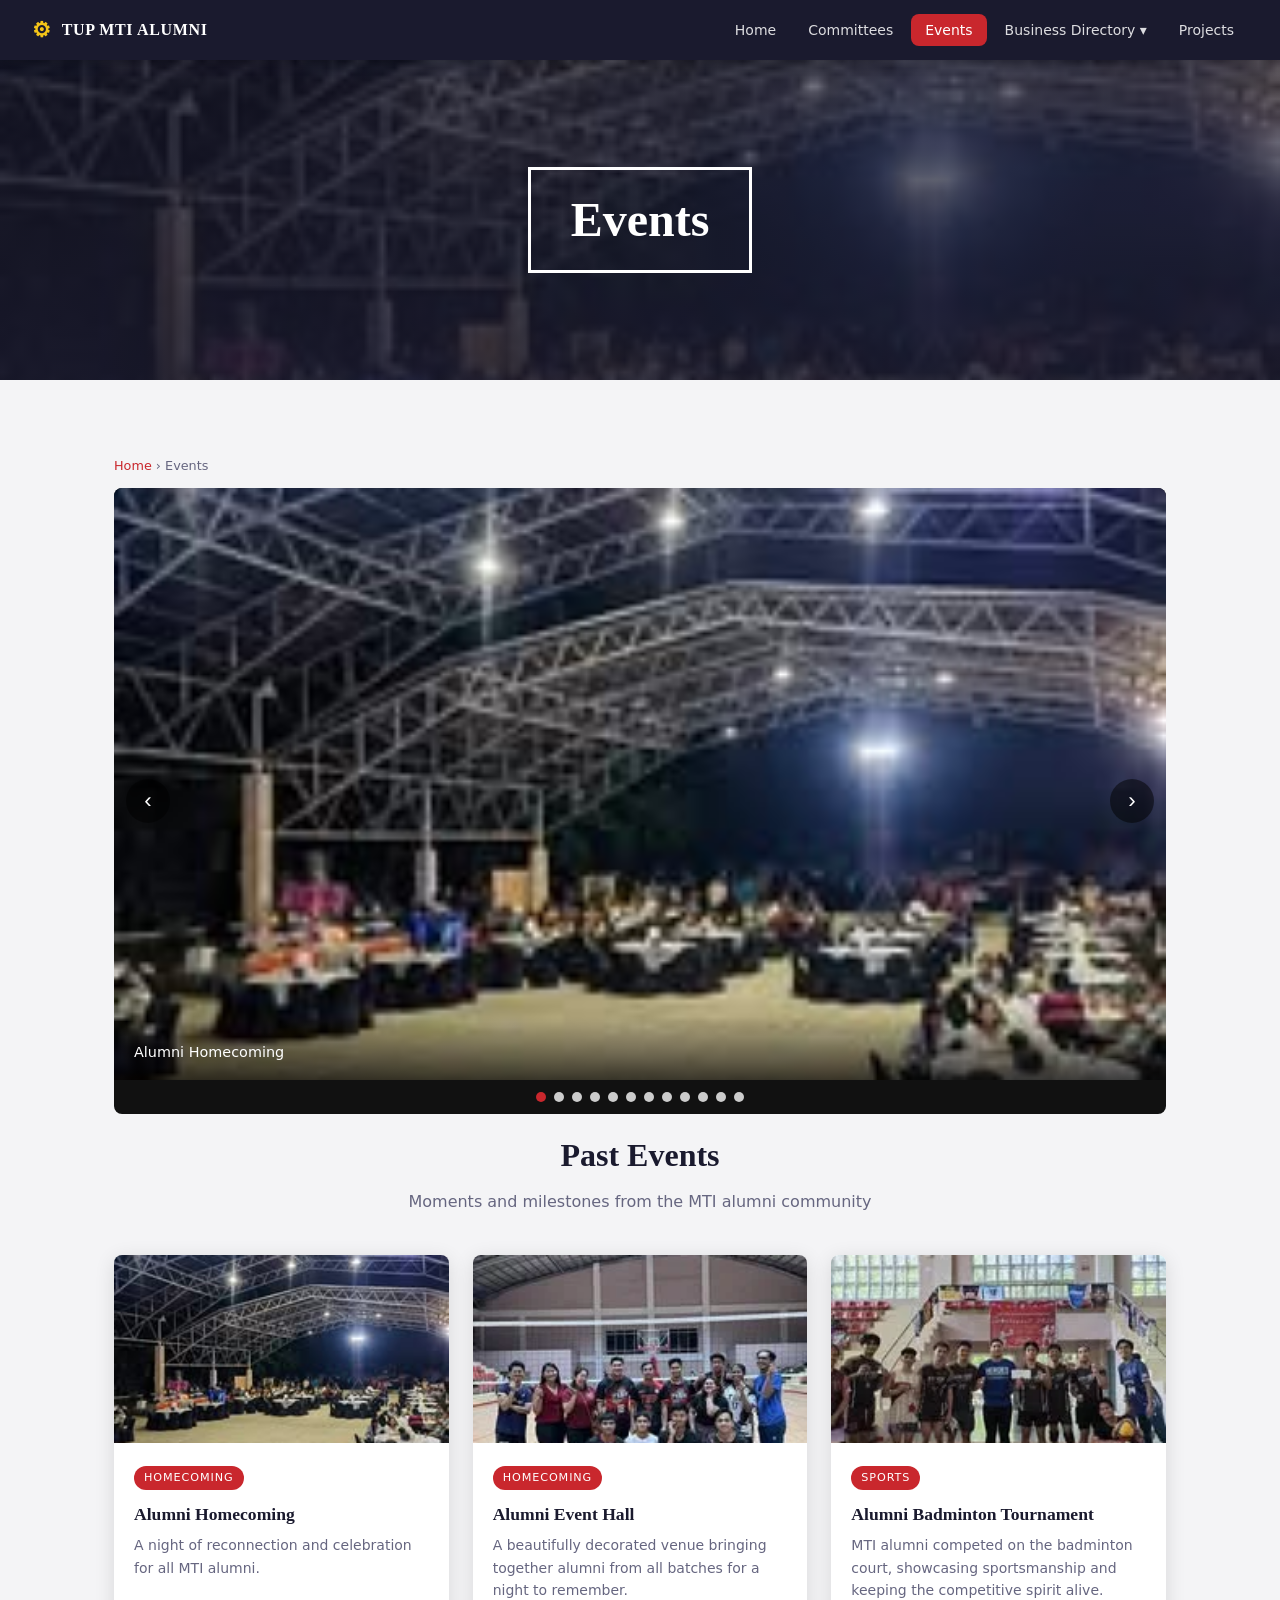
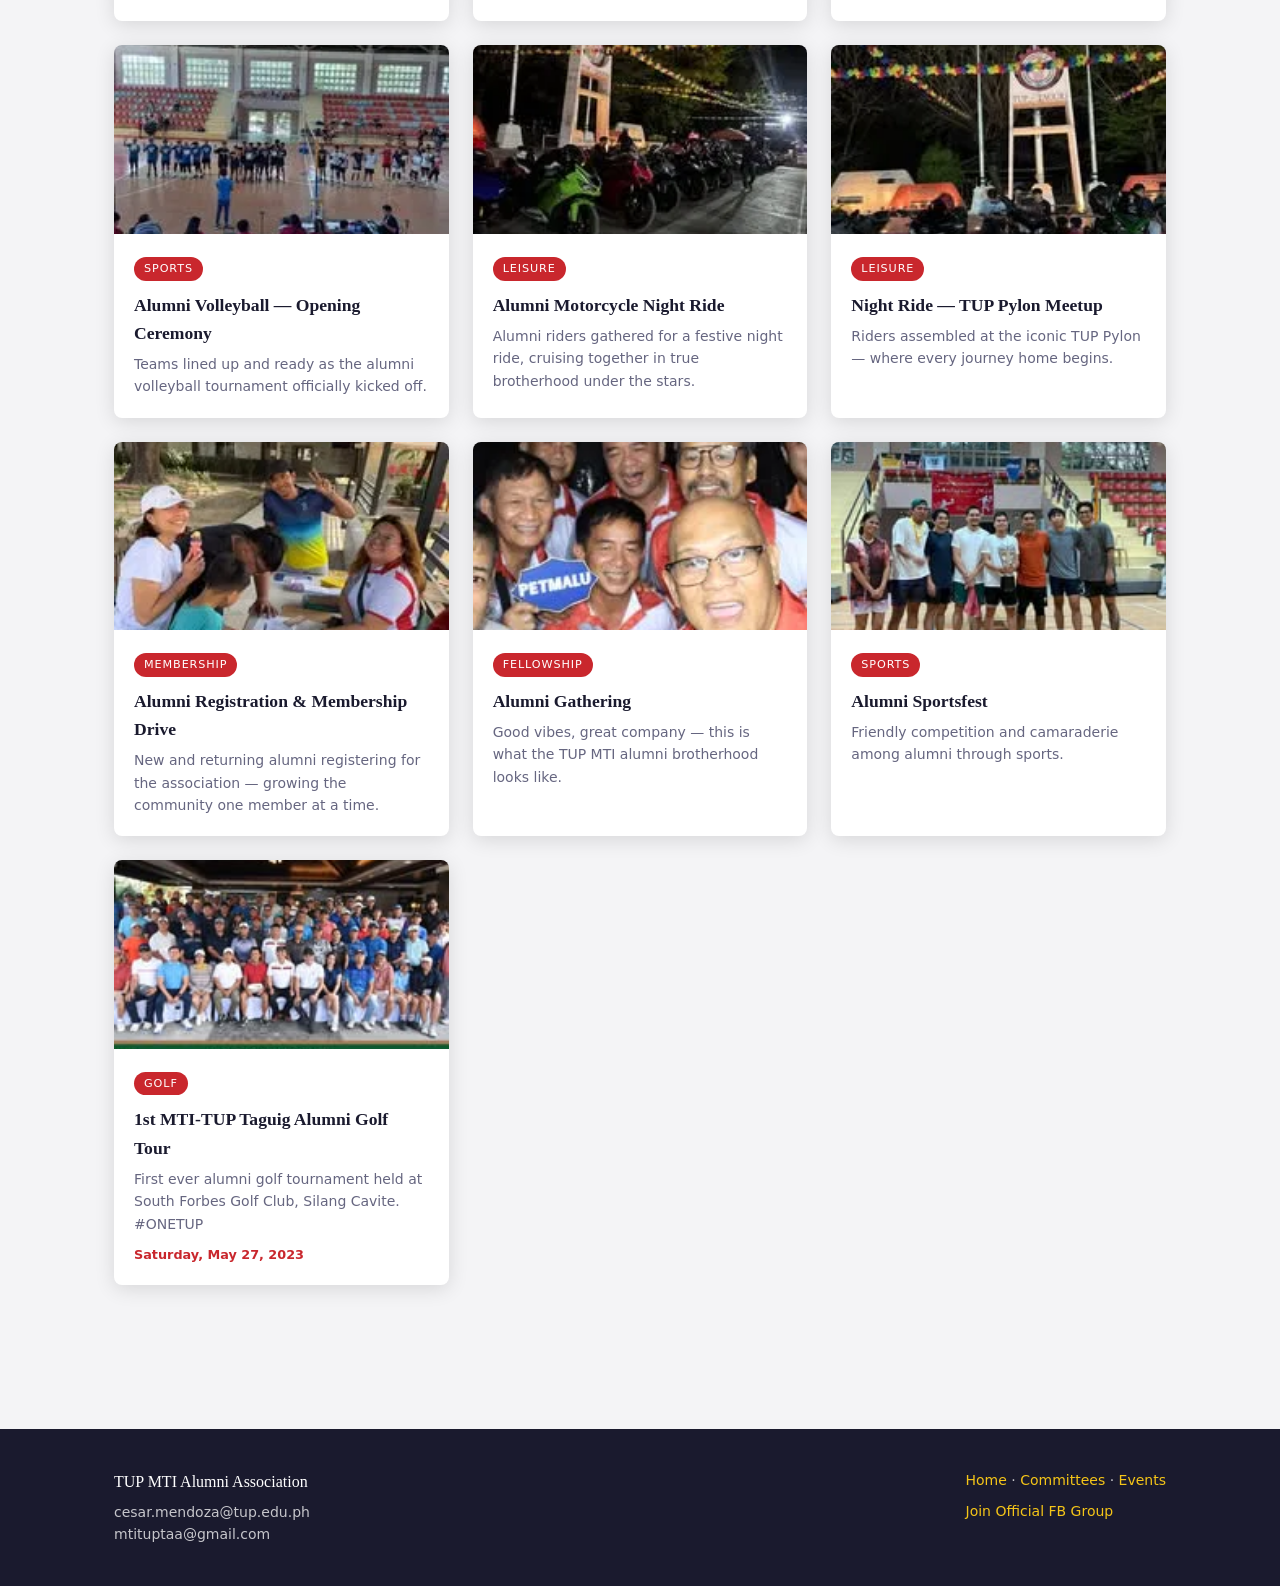
<file: pages/events.html>
<!DOCTYPE html>
<html lang="en">
<head>
  <meta charset="UTF-8"/>
  <meta name="viewport" content="width=device-width, initial-scale=1.0"/>
  <title>Events — TUP MTI Alumni</title>
  <link rel="stylesheet" href="../css/style.css"/>
</head>
<body>

  <nav class="navbar">
    <div class="nav-brand">
      <span class="nav-logo">⚙</span>
      <span class="nav-title">TUP MTI ALUMNI</span>
    </div>
    <ul class="nav-links">
      <li><a href="../index.html">Home</a></li>
      <li><a href="committees.html">Committees</a></li>
      <li><a href="events.html" class="active">Events</a></li>
      <li class="dropdown">
        <a href="business.html">Business Directory ▾</a>
        <ul class="dropdown-menu">
          <li><a href="business-manufacturing.html">Manufacturing</a></li>
          <li><a href="business-technology.html">Technology</a></li>
          <li><a href="business-food.html">Food & Beverages</a></li>
          <li><a href="business-realestate.html">Real Estate</a></li>
          <li><a href="business-construction.html">Construction</a></li>
          <li><a href="business-healthcare.html">Healthcare</a></li>
          <li><a href="business-finance.html">Finance</a></li>
          <li><a href="business-service.html">Service</a></li>
          <li><a href="business-retail.html">Retail</a></li>
        </ul>
      </li>
      <li><a href="projects.html">Projects</a></li>
    </ul>
    <button class="nav-toggle" onclick="toggleMenu()">☰</button>
  </nav>

  <!-- PAGE HERO with slideshow of event photos -->
  <div class="page-hero" style="margin-top:60px; height: 320px;">
    <div class="page-hero-bg" style="background-image: url('../images/homecoming_1.jpg');"></div>
    <div class="page-hero-overlay"></div>
    <div class="page-hero-content">
      <h1>Events</h1>
    </div>
  </div>

  <section class="section">
    <div class="container">
      <div class="breadcrumb"><a href="../index.html">Home</a> › Events</div>

      <!-- MAIN EVENT SLIDESHOW -->
      <div class="slideshow-wrap" data-slideshow="eventsSlide" style="margin-bottom: 16px;">
        <div class="slides-track">

          <div class="slide-item">
            <img src="../images/homecoming_1.jpg" alt="Homecoming Event"/>
            <div class="slide-caption">Alumni Homecoming</div>
          </div>

          <div class="slide-item">
            <img src="../images/homecoming_2.jpg" alt="Homecoming Event 2"/>
            <div class="slide-caption">Alumni Homecoming</div>
          </div>

          <div class="slide-item">
            <img src="../images/homecoming_e.jpg" alt="Homecoming Event Hall"/>
            <div class="slide-caption">Alumni Homecoming — Event Hall</div>
          </div>

          <div class="slide-item">
            <img src="../images/event_hall.png" alt="Event Hall Setup"/>
            <div class="slide-caption">Alumni Event Hall Setup</div>
          </div>

          <div class="slide-item">
            <img src="../images/sportfest_2.jpg" alt="Sportsfest"/>
            <div class="slide-caption">Alumni Sportsfest</div>
          </div>

          <div class="slide-item">
            <img src="../images/event_badminton.png" alt="Badminton Tournament"/>
            <div class="slide-caption">Alumni Badminton Tournament</div>
          </div>

          <div class="slide-item">
            <img src="../images/event_volleyball_opening.png" alt="Volleyball Opening Ceremony"/>
            <div class="slide-caption">Alumni Volleyball — Opening Ceremony</div>
          </div>


          <div class="slide-item">
            <img src="../images/event_moto_night1.png" alt="Motorcycle Night Ride"/>
            <div class="slide-caption">Alumni Motorcycle Night Ride</div>
          </div>

          <div class="slide-item">
            <img src="../images/event_moto_night2.png" alt="Motorcycle Night Ride 2"/>
            <div class="slide-caption">Alumni Motorcycle Night Ride — TUP Pylon</div>
          </div>

          <div class="slide-item">
            <img src="../images/event_registration.png" alt="Alumni Registration"/>
            <div class="slide-caption">Alumni Registration & Membership Drive</div>
          </div>

          <div class="slide-item">
            <img src="../images/event_group_selfie.png" alt="Group Selfie"/>
            <div class="slide-caption">Alumni Gathering — PETMALU &amp; OWKEY!</div>
          </div>

          <div class="slide-item">
            <img src="../images/golf_club.jpg" alt="1st MTI-TUP Taguig Alumni Golf Tour"/>
            <div class="slide-caption">1st MTI-TUP Taguig Alumni Golf Tour — South Forbes Golf Club, Silang Cavite · May 27, 2023 #ONETUP</div>
          </div>

        </div>
        <button class="slide-prev">‹</button>
        <button class="slide-next">›</button>
        <div class="slide-dots"></div>
      </div>

      
      <!-- EVENT CARDS -->
      <div class="section-header">
        <h2>Past Events</h2>
        <p>Moments and milestones from the MTI alumni community</p>
      </div>

      <div class="event-grid">

        <div class="event-card">
          <img src="../images/homecoming_1.jpg" alt="Homecoming" class="event-img"/>
          <div class="event-body">
            <span class="event-badge">Homecoming</span>
            <h3>Alumni Homecoming</h3>
            <p>A night of reconnection and celebration for all MTI alumni.</p>
          </div>
        </div>

        <div class="event-card">
          <img src="../images/event_hall.png" alt="Event Hall" class="event-img"/>
          <div class="event-body">
            <span class="event-badge">Homecoming</span>
            <h3>Alumni Event Hall</h3>
            <p>A beautifully decorated venue bringing together alumni from all batches for a night to remember.</p>
          </div>
        </div>

        <div class="event-card">
          <img src="../images/event_badminton.png" alt="Badminton Tournament" class="event-img"/>
          <div class="event-body">
            <span class="event-badge">Sports</span>
            <h3>Alumni Badminton Tournament</h3>
            <p>MTI alumni competed on the badminton court, showcasing sportsmanship and keeping the competitive spirit alive.</p>
          </div>
        </div>

        <div class="event-card">
          <img src="../images/event_volleyball_opening.png" alt="Volleyball Opening" class="event-img"/>
          <div class="event-body">
            <span class="event-badge">Sports</span>
            <h3>Alumni Volleyball — Opening Ceremony</h3>
            <p>Teams lined up and ready as the alumni volleyball tournament officially kicked off.</p>
          </div>
        </div>

        <div class="event-card">
          <img src="../images/event_moto_night1.png" alt="Motorcycle Night Ride" class="event-img"/>
          <div class="event-body">
            <span class="event-badge">Leisure</span>
            <h3>Alumni Motorcycle Night Ride</h3>
            <p>Alumni riders gathered for a festive night ride, cruising together in true brotherhood under the stars.</p>
          </div>
        </div>

        <div class="event-card">
          <img src="../images/event_moto_night2.png" alt="Motorcycle Night Ride — TUP Pylon" class="event-img"/>
          <div class="event-body">
            <span class="event-badge">Leisure</span>
            <h3>Night Ride — TUP Pylon Meetup</h3>
            <p>Riders assembled at the iconic TUP Pylon — where every journey home begins.</p>
          </div>
        </div>

        <div class="event-card">
          <img src="../images/event_registration.png" alt="Alumni Registration" class="event-img"/>
          <div class="event-body">
            <span class="event-badge">Membership</span>
            <h3>Alumni Registration & Membership Drive</h3>
            <p>New and returning alumni registering for the association — growing the community one member at a time.</p>
          </div>
        </div>

        <div class="event-card">
          <img src="../images/event_group_selfie.png" alt="Group Selfie" class="event-img"/>
          <div class="event-body">
            <span class="event-badge">Fellowship</span>
            <h3>Alumni Gathering</h3>
            <p>Good vibes, great company — this is what the TUP MTI alumni brotherhood looks like.</p>
          </div>
        </div>

        <div class="event-card">
          <img src="../images/sportfest_2.jpg" alt="Sportsfest" class="event-img"/>
          <div class="event-body">
            <span class="event-badge">Sports</span>
            <h3>Alumni Sportsfest</h3>
            <p>Friendly competition and camaraderie among alumni through sports.</p>
          </div>
        </div>

        <div class="event-card">
          <img src="../images/golf_club.jpg" alt="Golf Tour" class="event-img"/>
          <div class="event-body">
            <span class="event-badge">Golf</span>
            <h3>1st MTI-TUP Taguig Alumni Golf Tour</h3>
            <p>First ever alumni golf tournament held at South Forbes Golf Club, Silang Cavite. #ONETUP</p>
            <p class="event-date">Saturday, May 27, 2023</p>
          </div>
        </div>

      </div>
    </div>
  </section>

  <footer class="footer">
    <div class="container footer-inner">
      <div>
        <p class="footer-brand">TUP MTI Alumni Association</p>
        <p>cesar.mendoza@tup.edu.ph</p>
        <p>mtituptaa@gmail.com</p>
      </div>
      <div>
        <p><a href="../index.html">Home</a> · <a href="committees.html">Committees</a> · <a href="events.html">Events</a></p>
        <p style="margin-top:8px"><a href="https://www.facebook.com/groups/686161153876658" target="_blank">Join Official FB Group</a></p>
      </div>
    </div>
  </footer>

  <script src="../js/main.js"></script>
</body>
</html>
</file>
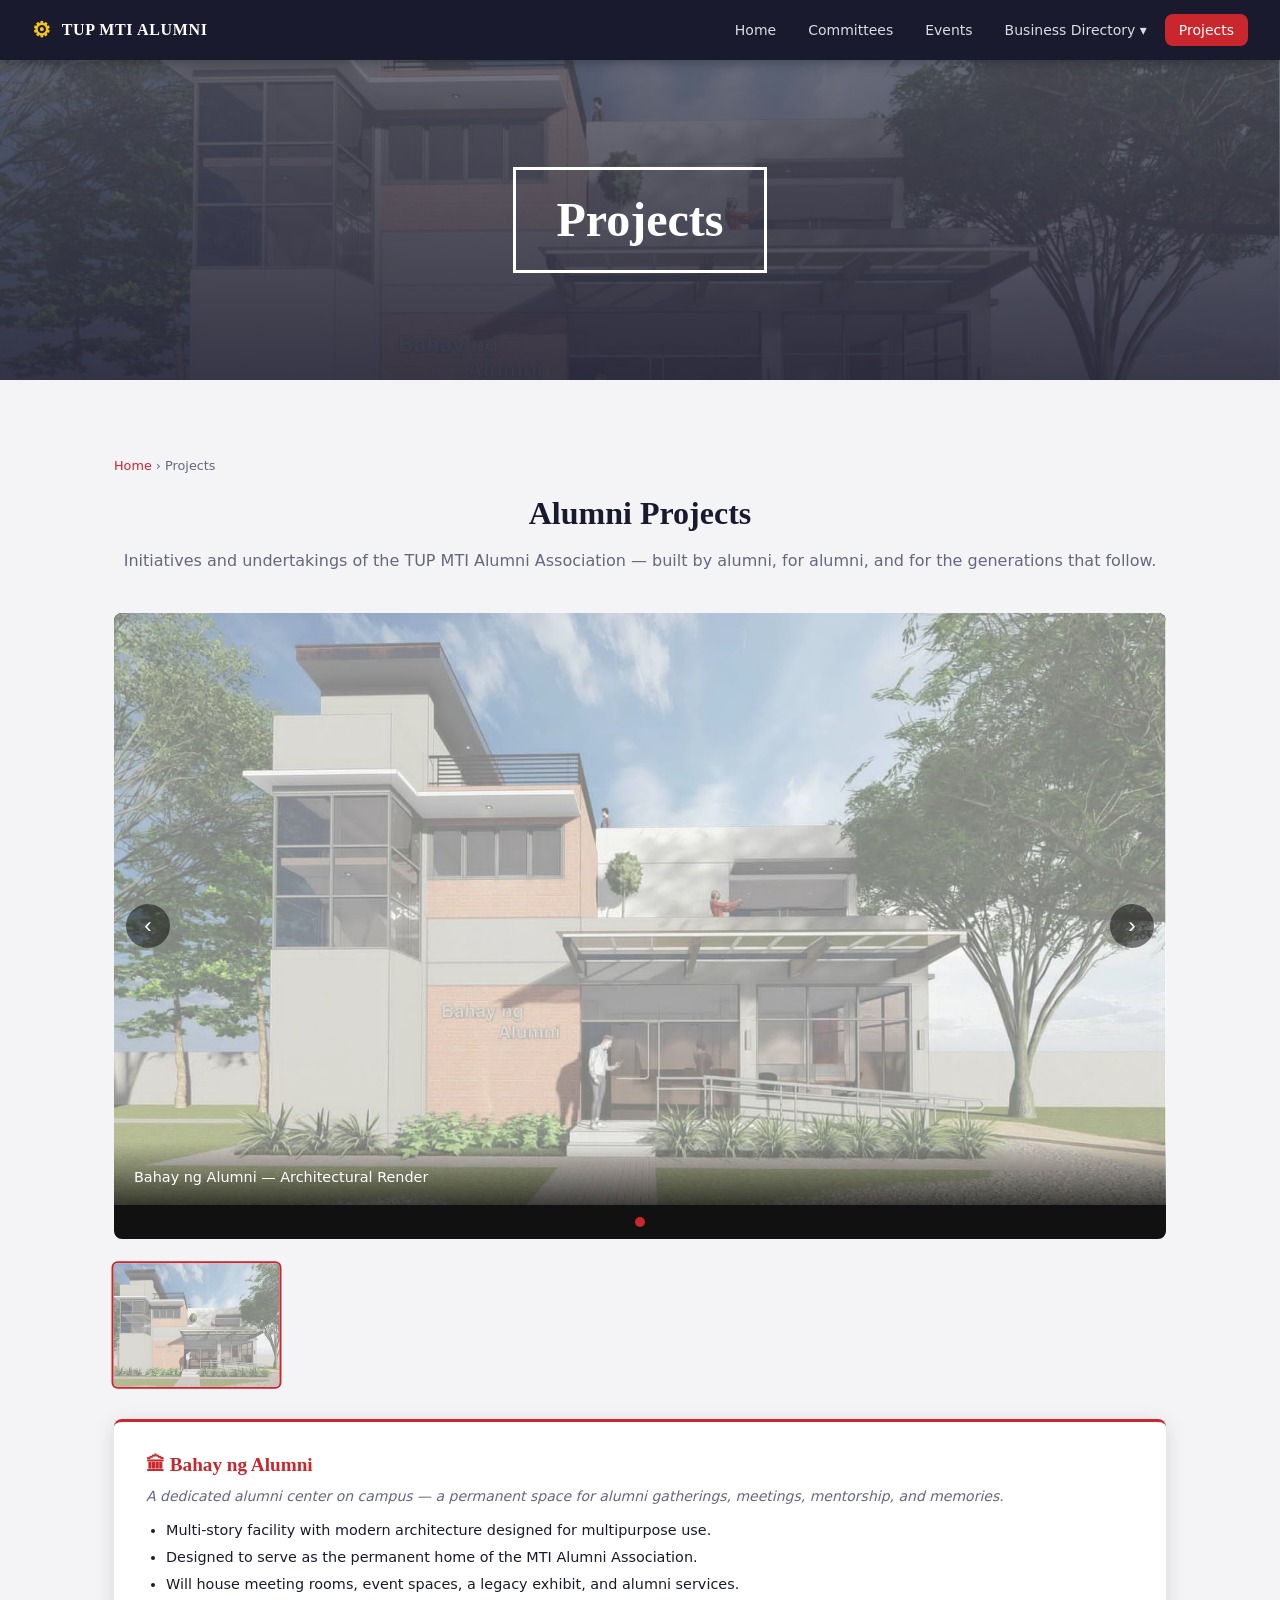
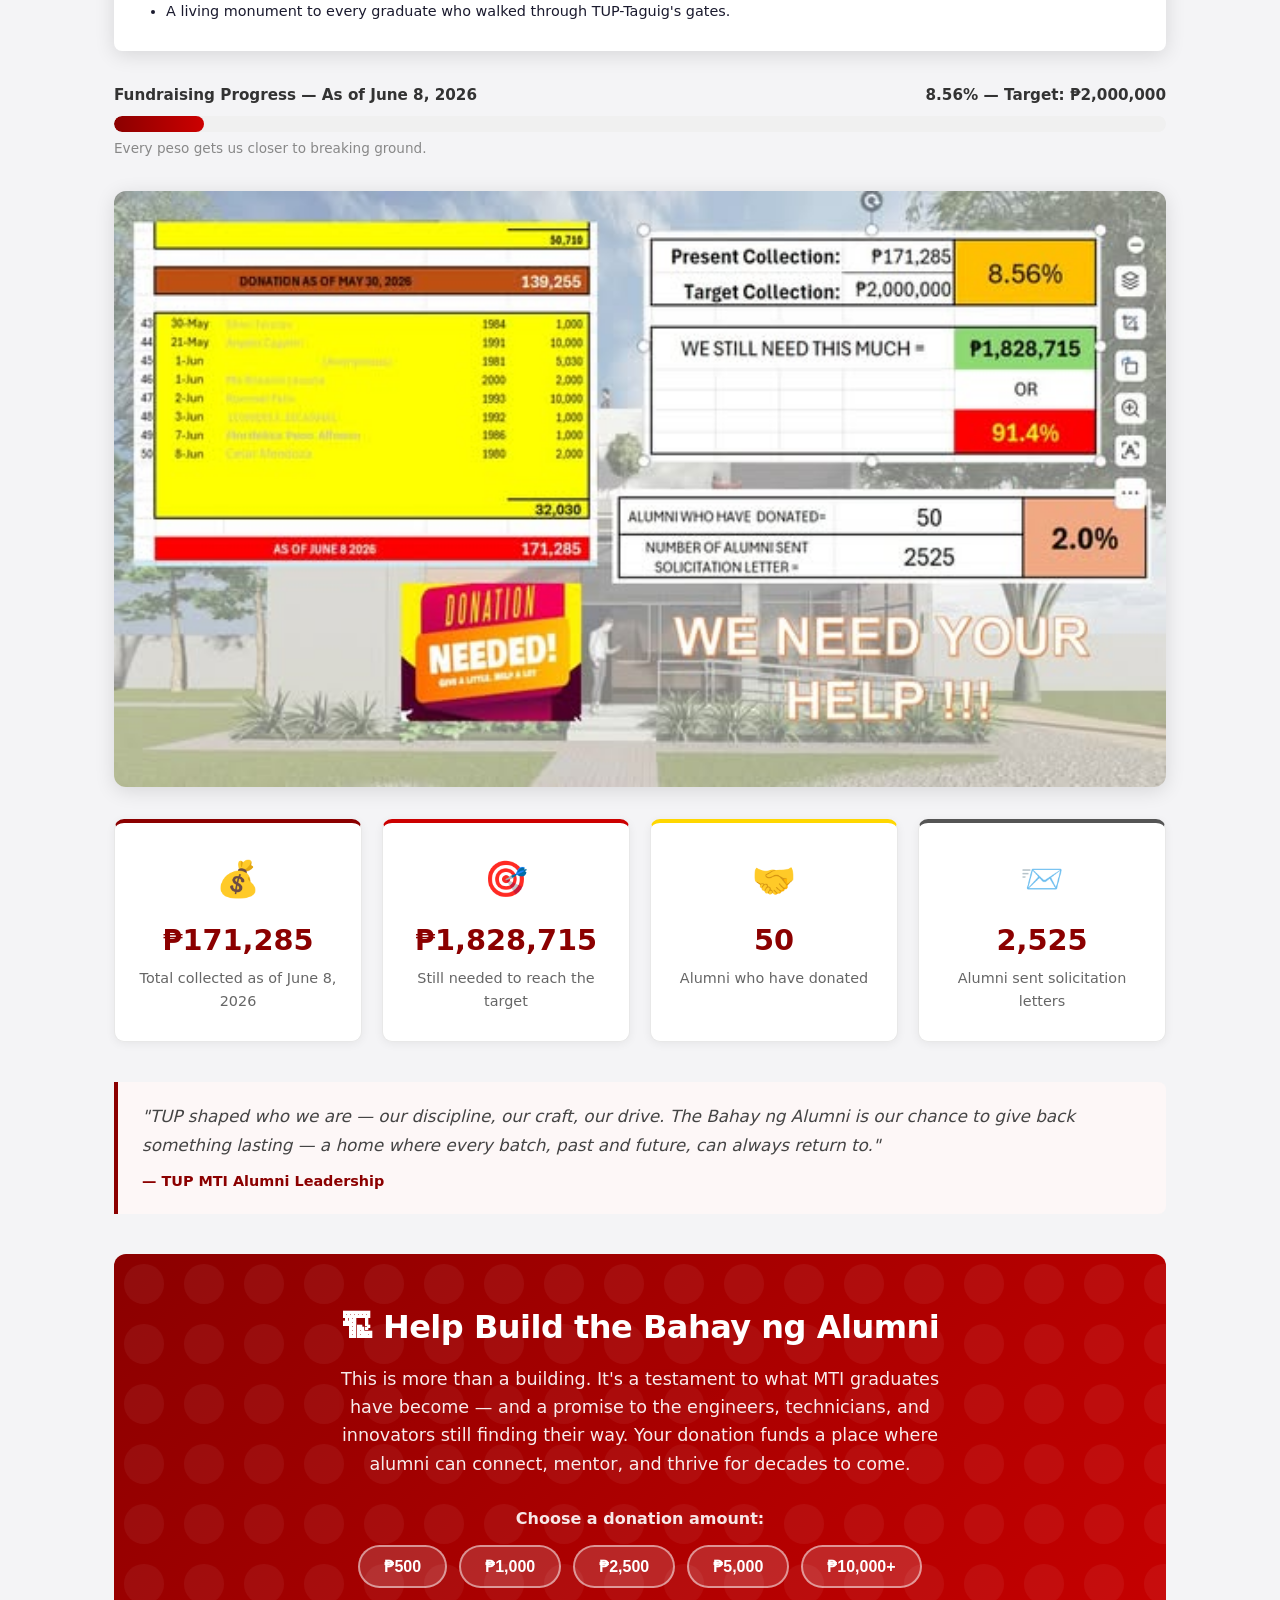
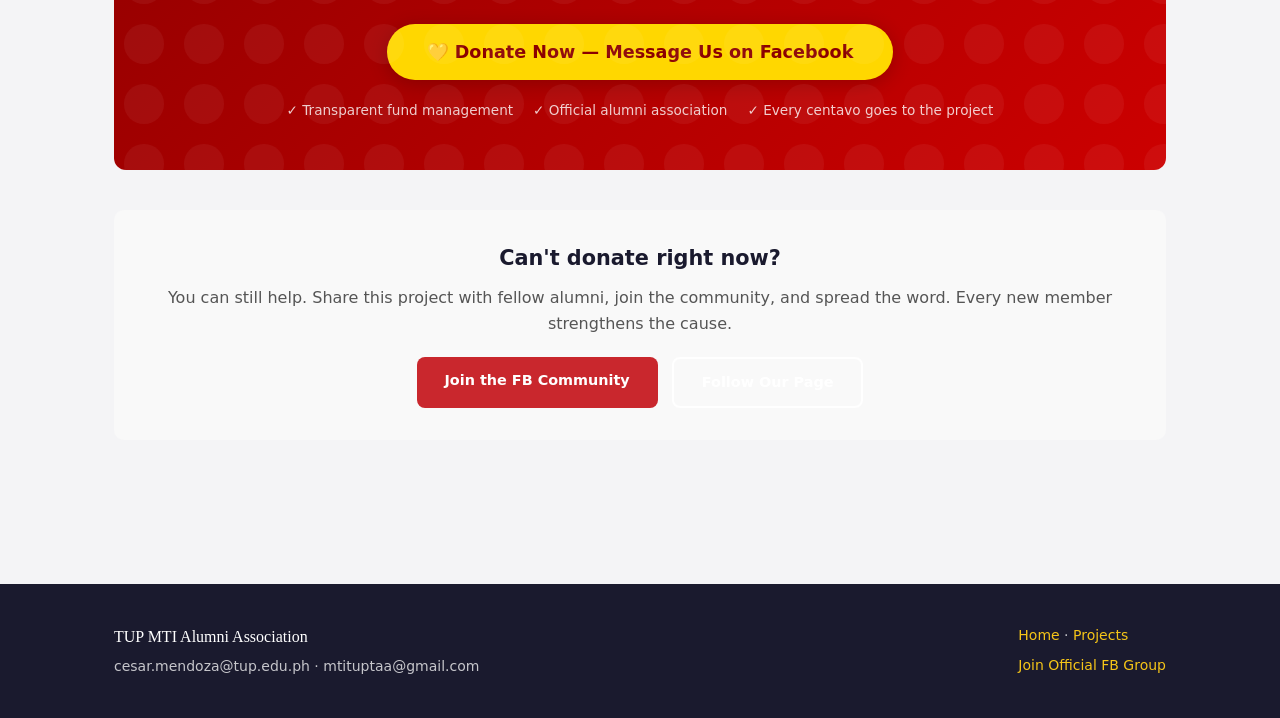
<file: pages/projects.html>
<!DOCTYPE html>
<html lang="en">
<head>
  <meta charset="UTF-8"/><meta name="viewport" content="width=device-width, initial-scale=1.0"/>
  <title>Projects — TUP MTI Alumni</title>
  <link rel="stylesheet" href="../css/style.css"/>
  <style>
    .donation-banner {
      background: linear-gradient(135deg, #8B0000 0%, #b30000 60%, #cc0000 100%);
      color: #fff;
      border-radius: 12px;
      padding: 48px 40px;
      margin: 40px 0;
      text-align: center;
      position: relative;
      overflow: hidden;
    }
    .donation-banner::before {
      content: '';
      position: absolute;
      inset: 0;
      background: url("data:image/svg+xml,%3Csvg width='60' height='60' viewBox='0 0 60 60' xmlns='http://www.w3.org/2000/svg'%3E%3Cg fill='none' fill-rule='evenodd'%3E%3Cg fill='%23ffffff' fill-opacity='0.05'%3E%3Ccircle cx='30' cy='30' r='20'/%3E%3C/g%3E%3C/g%3E%3C/svg%3E");
      pointer-events: none;
    }
    .donation-banner h2 {
      font-size: 2rem;
      font-weight: 800;
      margin: 0 0 12px;
      color: #fff;
      letter-spacing: -0.5px;
    }
    .donation-banner .subtitle {
      font-size: 1.1rem;
      opacity: 0.92;
      margin: 0 0 28px;
      max-width: 640px;
      margin-left: auto;
      margin-right: auto;
      line-height: 1.6;
    }
    .donation-amount-row {
      display: flex;
      gap: 12px;
      justify-content: center;
      flex-wrap: wrap;
      margin-bottom: 28px;
    }
    .donation-amount-btn {
      background: rgba(255,255,255,0.15);
      border: 2px solid rgba(255,255,255,0.5);
      color: #fff;
      padding: 10px 24px;
      border-radius: 30px;
      font-size: 1rem;
      font-weight: 700;
      cursor: pointer;
      transition: background 0.2s, border-color 0.2s;
    }
    .donation-amount-btn:hover, .donation-amount-btn.selected {
      background: #fff;
      color: #8B0000;
      border-color: #fff;
    }
    .donate-cta {
      display: inline-block;
      background: #FFD700;
      color: #8B0000;
      font-weight: 800;
      font-size: 1.1rem;
      padding: 14px 40px;
      border-radius: 30px;
      text-decoration: none;
      margin-top: 8px;
      transition: transform 0.15s, box-shadow 0.15s;
      box-shadow: 0 4px 20px rgba(0,0,0,0.2);
    }
    .donate-cta:hover {
      transform: translateY(-2px);
      box-shadow: 0 8px 28px rgba(0,0,0,0.3);
    }
    .donation-trust {
      margin-top: 20px;
      font-size: 0.85rem;
      opacity: 0.8;
      display: flex;
      gap: 20px;
      justify-content: center;
      flex-wrap: wrap;
    }
    .donation-trust span::before { content: '✓ '; }
    .impact-grid {
      display: grid;
      grid-template-columns: repeat(auto-fit, minmax(200px, 1fr));
      gap: 20px;
      margin: 40px 0;
    }
    .impact-card {
      background: #fff;
      border: 1px solid #e8e8e8;
      border-radius: 10px;
      padding: 28px 20px;
      text-align: center;
      box-shadow: 0 2px 10px rgba(0,0,0,0.06);
    }
    .impact-card .impact-icon { font-size: 2.2rem; margin-bottom: 10px; }
    .impact-card .impact-number { font-size: 1.8rem; font-weight: 800; color: #8B0000; }
    .impact-card .impact-label { font-size: 0.9rem; color: #666; margin-top: 4px; }
    .progress-wrap { margin: 32px 0; }
    .progress-label { display: flex; justify-content: space-between; font-size: 0.95rem; font-weight: 600; margin-bottom: 8px; color: #333; }
    .progress-bar { background: #f0f0f0; border-radius: 99px; height: 16px; overflow: hidden; }
    .progress-fill { background: linear-gradient(90deg, #8B0000, #cc0000); height: 100%; border-radius: 99px; width: 8.56%; transition: width 1.2s ease; }
    .quote-block {
      background: #fdf7f7;
      border-left: 4px solid #8B0000;
      border-radius: 0 8px 8px 0;
      padding: 20px 24px;
      margin: 32px 0;
      font-style: italic;
      color: #444;
      font-size: 1.05rem;
      line-height: 1.7;
    }
    .quote-block cite { display: block; margin-top: 10px; font-style: normal; font-weight: 700; color: #8B0000; font-size: 0.9rem; }
  </style>
</head>
<body>
  <nav class="navbar">
    <div class="nav-brand"><span class="nav-logo">⚙</span><span class="nav-title">TUP MTI ALUMNI</span></div>
    <ul class="nav-links">
      <li><a href="../index.html">Home</a></li><li><a href="committees.html">Committees</a></li><li><a href="events.html">Events</a></li>
      <li class="dropdown"><a href="business.html">Business Directory ▾</a>
        <ul class="dropdown-menu">
          <li><a href="business-manufacturing.html">Manufacturing</a></li><li><a href="business-technology.html">Technology</a></li>
          <li><a href="business-food.html">Food & Beverages</a></li><li><a href="business-realestate.html">Real Estate</a></li>
          <li><a href="business-construction.html">Construction</a></li><li><a href="business-healthcare.html">Healthcare</a></li>
          <li><a href="business-finance.html">Finance</a></li><li><a href="business-service.html">Service</a></li><li><a href="business-retail.html">Retail</a></li>
        </ul>
      </li><li><a href="projects.html" class="active">Projects</a></li>
    </ul>
    <button class="nav-toggle" onclick="toggleMenu()">☰</button>
  </nav>

  <div class="page-hero" style="margin-top:60px; height:320px;">
    <div class="page-hero-bg" style="background-image:url('../images/project_1.jpg');background-size:cover;background-position:center;"></div>
    <div class="page-hero-overlay"></div>
    <div class="page-hero-content"><h1>Projects</h1></div>
  </div>

  <section class="section"><div class="container">
    <div class="breadcrumb"><a href="../index.html">Home</a> › Projects</div>

    <div class="section-header">
      <h2>Alumni Projects</h2>
      <p>Initiatives and undertakings of the TUP MTI Alumni Association — built by alumni, for alumni, and for the generations that follow.</p>
    </div>

    <!-- PROJECTS SLIDESHOW -->
    <div class="slideshow-wrap" data-slideshow="projSlide" style="margin-bottom:16px;">
      <div class="slides-track">
        <div class="slide-item">
          <img src="../images/project_1.jpg" alt="Bahay ng Alumni — Project Render"/>
          <div class="slide-caption">Bahay ng Alumni — Architectural Render</div>
        </div>
      </div>
      <button class="slide-prev">‹</button><button class="slide-next">›</button>
      <div class="slide-dots"></div>
    </div>
    <div class="thumb-grid" style="margin-bottom:32px;">
      <div class="thumb-item active" data-for="projSlide"><img src="../images/project_1.jpg" alt="Project 1"/></div>
    </div>

    <!-- PROJECT CARD -->
    <div class="committee-list" style="margin-bottom: 16px;">
      <div class="committee-card">
        <h3>🏛 Bahay ng Alumni</h3>
        <p class="obj">A dedicated alumni center on campus — a permanent space for alumni gatherings, meetings, mentorship, and memories.</p>
        <ul>
          <li>Multi-story facility with modern architecture designed for multipurpose use.</li>
          <li>Designed to serve as the permanent home of the MTI Alumni Association.</li>
          <li>Will house meeting rooms, event spaces, a legacy exhibit, and alumni services.</li>
          <li>A living monument to every graduate who walked through TUP-Taguig's gates.</li>
        </ul>
      </div>
    </div>

    <!-- FUNDRAISING PROGRESS -->
    <div class="progress-wrap">
      <div class="progress-label">
        <span>Fundraising Progress — As of June 8, 2026</span>
        <span>8.56% — Target: ₱2,000,000</span>
      </div>
      <div class="progress-bar"><div class="progress-fill" id="progressFill"></div></div>
      <p style="font-size:0.85rem; color:#888; margin-top:6px;">Every peso gets us closer to breaking ground.</p>
    </div>

    <!-- DONATION TRACKER SCREENSHOT -->
    <div style="margin: 32px 0; border-radius: 12px; overflow: hidden; box-shadow: 0 4px 20px rgba(0,0,0,0.12);">
      <img src="../images/donation_tracker.png" alt="Donation Tracker — Live Status as of June 8, 2026" style="width:100%; display:block; height:auto;"/>
    </div>

    <!-- LIVE STATS CARDS -->
    <div class="impact-grid" style="margin: 8px 0 40px;">
      <div class="impact-card" style="border-top: 4px solid #8B0000;">
        <div class="impact-icon">💰</div>
        <div class="impact-number">₱171,285</div>
        <div class="impact-label">Total collected as of June 8, 2026</div>
      </div>
      <div class="impact-card" style="border-top: 4px solid #cc0000;">
        <div class="impact-icon">🎯</div>
        <div class="impact-number">₱1,828,715</div>
        <div class="impact-label">Still needed to reach the target</div>
      </div>
      <div class="impact-card" style="border-top: 4px solid #FFD700;">
        <div class="impact-icon">🤝</div>
        <div class="impact-number">50</div>
        <div class="impact-label">Alumni who have donated</div>
      </div>
      <div class="impact-card" style="border-top: 4px solid #555;">
        <div class="impact-icon">📨</div>
        <div class="impact-number">2,525</div>
        <div class="impact-label">Alumni sent solicitation letters</div>
      </div>
    </div>

    <!-- QUOTE -->
    <div class="quote-block">
      "TUP shaped who we are — our discipline, our craft, our drive. The Bahay ng Alumni is our chance to give back something lasting — a home where every batch, past and future, can always return to."
      <cite>— TUP MTI Alumni Leadership</cite>
    </div>

    <!-- MAIN DONATION BANNER -->
    <div class="donation-banner">
      <h2>🏗 Help Build the Bahay ng Alumni</h2>
      <p class="subtitle">
        This is more than a building. It's a testament to what MTI graduates have become — and a promise to the engineers, technicians, and innovators still finding their way. Your donation funds a place where alumni can connect, mentor, and thrive for decades to come.
      </p>

      <p style="font-weight: 700; font-size: 1rem; margin-bottom: 14px; opacity: 0.9;">Choose a donation amount:</p>
      <div class="donation-amount-row">
        <button class="donation-amount-btn" onclick="selectAmount(this)">₱500</button>
        <button class="donation-amount-btn" onclick="selectAmount(this)">₱1,000</button>
        <button class="donation-amount-btn" onclick="selectAmount(this)">₱2,500</button>
        <button class="donation-amount-btn" onclick="selectAmount(this)">₱5,000</button>
        <button class="donation-amount-btn" onclick="selectAmount(this)">₱10,000+</button>
      </div>

      <a href="https://www.facebook.com/groups/686161153876658" target="_blank" class="donate-cta">
        💛 Donate Now — Message Us on Facebook
      </a>

      <div class="donation-trust">
        <span>Transparent fund management</span>
        <span>Official alumni association</span>
        <span>Every centavo goes to the project</span>
      </div>
    </div>

    <!-- SECONDARY CALL TO ACTION -->
    <div style="background: #f9f9f9; border-radius: 10px; padding: 32px; text-align: center; margin-top: 16px;">
      <h3 style="margin: 0 0 10px; font-size: 1.3rem;">Can't donate right now?</h3>
      <p style="color: #555; margin: 0 0 20px;">You can still help. Share this project with fellow alumni, join the community, and spread the word. Every new member strengthens the cause.</p>
      <div style="display: flex; gap: 14px; justify-content: center; flex-wrap: wrap;">
        <a href="https://www.facebook.com/groups/686161153876658" target="_blank" class="btn btn-primary">Join the FB Community</a>
        <a href="https://www.facebook.com/tuptmtialumni" target="_blank" class="btn btn-outline">Follow Our Page</a>
      </div>
    </div>

  </div></section>

  <footer class="footer"><div class="container footer-inner">
    <div><p class="footer-brand">TUP MTI Alumni Association</p><p>cesar.mendoza@tup.edu.ph · mtituptaa@gmail.com</p></div>
    <div><p><a href="../index.html">Home</a> · <a href="projects.html">Projects</a></p><p style="margin-top:8px"><a href="https://www.facebook.com/groups/686161153876658" target="_blank">Join Official FB Group</a></p></div>
  </div></footer>
  <script src="../js/main.js"></script>
  <script>
    function selectAmount(btn) {
      document.querySelectorAll('.donation-amount-btn').forEach(b => b.classList.remove('selected'));
      btn.classList.add('selected');
    }
    // Animate progress bar on scroll
    const fill = document.getElementById('progressFill');
    if (fill) {
      const obs = new IntersectionObserver(entries => {
        if (entries[0].isIntersecting) { fill.style.width = '8.56%'; obs.disconnect(); }
      });
      obs.observe(fill);
    }
  </script>
</body>
</html>
</file>
<file: css/style.css>
/* ============================================
   TUP MTI ALUMNI ASSOCIATION — style.css
   ============================================ */

/* --- RESET & BASE --- */
*, *::before, *::after { box-sizing: border-box; margin: 0; padding: 0; }

:root {
  --clr-primary: #1a1a2e;
  --clr-accent:  #c9272d;
  --clr-gold:    #f5c518;
  --clr-light:   #f4f4f6;
  --clr-mid:     #2e2e4a;
  --clr-text:    #1a1a2e;
  --clr-muted:   #666680;
  --clr-white:   #ffffff;
  --font-display: 'Georgia', serif;
  --font-body:    'Segoe UI', system-ui, sans-serif;
  --radius:       8px;
  --shadow:       0 4px 20px rgba(0,0,0,0.12);
}

html { scroll-behavior: smooth; }

body {
  font-family: var(--font-body);
  color: var(--clr-text);
  background: var(--clr-light);
  line-height: 1.6;
}

a { color: inherit; text-decoration: none; }
img { max-width: 100%; display: block; }

.container {
  max-width: 1100px;
  margin: 0 auto;
  padding: 0 24px;
}

/* ============ NAVBAR ============ */
.navbar {
  position: fixed;
  top: 0; left: 0; right: 0;
  z-index: 1000;
  background: var(--clr-primary);
  display: flex;
  align-items: center;
  padding: 0 32px;
  height: 60px;
  gap: 24px;
  box-shadow: 0 2px 12px rgba(0,0,0,0.3);
}

.nav-brand {
  display: flex;
  align-items: center;
  gap: 10px;
  font-family: var(--font-display);
  color: var(--clr-white);
  font-size: 1rem;
  font-weight: bold;
  white-space: nowrap;
  letter-spacing: 0.04em;
  flex-shrink: 0;
}

.nav-logo { font-size: 1.3rem; color: var(--clr-gold); }

.nav-links {
  display: flex;
  list-style: none;
  gap: 4px;
  margin-left: auto;
  align-items: center;
}

.nav-links a {
  color: rgba(255,255,255,0.85);
  font-size: 0.875rem;
  padding: 8px 14px;
  border-radius: var(--radius);
  transition: background 0.2s, color 0.2s;
}

.nav-links a:hover,
.nav-links a.active {
  background: var(--clr-accent);
  color: var(--clr-white);
}

/* Dropdown */
.dropdown { position: relative; }

.dropdown-menu {
  display: none;
  position: absolute;
  top: calc(100% + 4px);
  left: 0;
  background: var(--clr-mid);
  border-radius: var(--radius);
  min-width: 210px;
  list-style: none;
  box-shadow: 0 8px 24px rgba(0,0,0,0.25);
  overflow: hidden;
  z-index: 9999;
  pointer-events: auto;
}

/* Desktop: hover opens dropdown */
@media (min-width: 769px) {
  .dropdown:hover .dropdown-menu { display: block; }
}

/* JS-toggled class for mobile tap */
.dropdown.open .dropdown-menu { display: block; }

.dropdown-menu li a {
  display: block;
  padding: 11px 18px;
  color: rgba(255,255,255,0.9);
  font-size: 0.88rem;
  border-radius: 0;
  white-space: nowrap;
  transition: background 0.15s;
}

.dropdown-menu li a:hover { background: var(--clr-accent); color: #fff; }

.nav-toggle {
  display: none;
  background: none;
  border: none;
  color: white;
  font-size: 1.4rem;
  cursor: pointer;
  margin-left: auto;
}

/* ============ HERO ============ */
.hero {
  position: relative;
  height: 100vh;
  min-height: 500px;
  overflow: hidden;
  display: flex;
  align-items: center;
  justify-content: center;
}

.hero-slideshow {
  position: absolute;
  inset: 0;
}

.hero-slide {
  position: absolute;
  inset: 0;
  background-size: cover;
  background-position: center;
  opacity: 0;
  transition: opacity 1s ease;
}

.hero-slide.active { opacity: 1; }

.hero-overlay {
  position: absolute;
  inset: 0;
  background: linear-gradient(to bottom, rgba(26,26,46,0.55) 0%, rgba(26,26,46,0.75) 100%);
}

.hero-content {
  position: relative;
  z-index: 2;
  text-align: center;
  color: white;
  max-width: 700px;
  padding: 0 24px;
}

.hero-eyebrow {
  font-size: 0.85rem;
  letter-spacing: 0.2em;
  text-transform: uppercase;
  color: var(--clr-gold);
  margin-bottom: 12px;
}

.hero-title {
  font-family: var(--font-display);
  font-size: clamp(2.2rem, 6vw, 4rem);
  font-weight: bold;
  line-height: 1.15;
  margin-bottom: 16px;
}

.hero-sub {
  font-size: 1.05rem;
  opacity: 0.85;
  margin-bottom: 32px;
}

.hero-btns { display: flex; gap: 12px; justify-content: center; flex-wrap: wrap; }

.btn {
  display: inline-block;
  padding: 12px 28px;
  border-radius: var(--radius);
  font-size: 0.9rem;
  font-weight: 600;
  cursor: pointer;
  transition: all 0.2s;
}

.btn-primary { background: var(--clr-accent); color: white; }
.btn-primary:hover { background: #a81f24; }
.btn-outline { border: 2px solid white; color: white; }
.btn-outline:hover { background: white; color: var(--clr-primary); }

.hero-dots {
  position: absolute;
  bottom: 24px;
  left: 50%;
  transform: translateX(-50%);
  display: flex;
  gap: 8px;
  z-index: 3;
}

.hero-dots .dot {
  width: 10px; height: 10px;
  border-radius: 50%;
  background: rgba(255,255,255,0.4);
  cursor: pointer;
  transition: background 0.2s;
  border: none;
}

.hero-dots .dot.active { background: var(--clr-gold); }

/* ============ QUICK LINKS ============ */
.quick-links {
  padding: 64px 0;
  background: white;
}

.ql-grid {
  display: grid;
  grid-template-columns: repeat(auto-fit, minmax(220px, 1fr));
  gap: 24px;
}

.ql-card {
  display: block;
  padding: 32px 24px;
  border-radius: var(--radius);
  background: var(--clr-light);
  border: 1px solid #e0e0ec;
  text-align: center;
  transition: transform 0.2s, box-shadow 0.2s;
  color: var(--clr-text);
}

.ql-card:hover {
  transform: translateY(-4px);
  box-shadow: var(--shadow);
  border-color: var(--clr-accent);
}

.ql-icon { font-size: 2rem; display: block; margin-bottom: 12px; }
.ql-card h3 { font-family: var(--font-display); font-size: 1.1rem; margin-bottom: 8px; }
.ql-card p { font-size: 0.875rem; color: var(--clr-muted); }

/* ============ PAGE HERO (inner pages) ============ */
.page-hero {
  margin-top: 60px;
  position: relative;
  height: 260px;
  overflow: hidden;
  display: flex;
  align-items: center;
  justify-content: center;
}

.page-hero-bg {
  position: absolute;
  inset: 0;
  background-size: cover;
  background-position: center;
}

.page-hero-overlay {
  position: absolute;
  inset: 0;
  background: linear-gradient(to bottom, rgba(26,26,46,0.6), rgba(26,26,46,0.85));
}

.page-hero-content {
  position: relative;
  z-index: 2;
  text-align: center;
  color: white;
}

.page-hero-content h1 {
  font-family: var(--font-display);
  font-size: clamp(2rem, 5vw, 3rem);
  border: 3px solid white;
  padding: 12px 40px;
  display: inline-block;
}

/* ============ SECTION HEADINGS ============ */
.section-header {
  text-align: center;
  margin-bottom: 40px;
}

.section-header h2 {
  font-family: var(--font-display);
  font-size: 2rem;
  margin-bottom: 8px;
}

.section-header p {
  color: var(--clr-muted);
  font-size: 1rem;
}

.section { padding: 64px 0; }
.section-alt { background: white; }

/* ============ SLIDESHOW (inner pages) ============ */
.slideshow-wrap {
  position: relative;
  border-radius: var(--radius);
  overflow: hidden;
  background: #111;
  margin-bottom: 40px;
}

.slides-track {
  display: flex;
  transition: transform 0.5s ease;
}

.slide-item {
  min-width: 100%;
  aspect-ratio: 16/9;
  overflow: hidden;
  position: relative;
}

.slide-item img {
  width: 100%;
  height: 100%;
  object-fit: cover;
}

/* Placeholder for missing images */
.slide-placeholder {
  width: 100%;
  height: 100%;
  background: var(--clr-mid);
  display: flex;
  align-items: center;
  justify-content: center;
  flex-direction: column;
  gap: 8px;
  color: rgba(255,255,255,0.5);
  font-size: 0.9rem;
}

.slide-placeholder .ph-icon { font-size: 3rem; }

.slide-caption {
  position: absolute;
  bottom: 0; left: 0; right: 0;
  background: linear-gradient(transparent, rgba(0,0,0,0.7));
  color: white;
  padding: 24px 20px 16px;
  font-size: 0.9rem;
}

.slide-prev, .slide-next {
  position: absolute;
  top: 50%; transform: translateY(-50%);
  background: rgba(0,0,0,0.5);
  color: white;
  border: none;
  font-size: 1.4rem;
  width: 44px; height: 44px;
  border-radius: 50%;
  cursor: pointer;
  z-index: 10;
  transition: background 0.2s;
  display: flex; align-items: center; justify-content: center;
}

.slide-prev:hover, .slide-next:hover { background: var(--clr-accent); }
.slide-prev { left: 12px; }
.slide-next { right: 12px; }

.slide-dots {
  display: flex;
  justify-content: center;
  gap: 8px;
  padding: 12px 0;
}

.slide-dots .dot {
  width: 10px; height: 10px;
  border-radius: 50%;
  background: #ccc;
  border: none;
  cursor: pointer;
  transition: background 0.2s;
}

.slide-dots .dot.active { background: var(--clr-accent); }

/* ============ THUMBNAIL GRID (previews) ============ */
.thumb-grid {
  display: grid;
  grid-template-columns: repeat(auto-fill, minmax(160px, 1fr));
  gap: 12px;
  margin-top: 24px;
}

.thumb-item {
  aspect-ratio: 4/3;
  border-radius: 6px;
  overflow: hidden;
  cursor: pointer;
  border: 2px solid transparent;
  transition: border-color 0.2s, transform 0.2s;
}

.thumb-item:hover, .thumb-item.active {
  border-color: var(--clr-accent);
  transform: scale(1.03);
}

.thumb-item img {
  width: 100%; height: 100%; object-fit: cover;
}

.thumb-placeholder {
  width: 100%; height: 100%;
  background: var(--clr-mid);
  display: flex; align-items: center; justify-content: center;
  font-size: 0.7rem;
  color: rgba(255,255,255,0.4);
  text-align: center;
  padding: 4px;
}

/* ============ BUSINESS CARDS ============ */
.biz-list { display: flex; flex-direction: column; gap: 40px; }

.biz-card {
  display: grid;
  grid-template-columns: 180px 1fr;
  gap: 32px;
  align-items: start;
  background: white;
  border-radius: var(--radius);
  padding: 32px;
  box-shadow: var(--shadow);
  border-left: 4px solid var(--clr-accent);
}

.biz-logo {
  width: 180px; height: 120px;
  object-fit: contain;
  border-radius: 4px;
  background: #f9f9f9;
  padding: 8px;
}

.biz-logo-ph {
  width: 180px; height: 120px;
  background: var(--clr-light);
  border-radius: 4px;
  display: flex; align-items: center; justify-content: center;
  font-size: 0.75rem; color: var(--clr-muted);
  text-align: center; padding: 8px;
}

.biz-info h2 {
  font-family: var(--font-display);
  font-size: 1.4rem;
  margin-bottom: 4px;
}

.biz-info .biz-tagline {
  font-size: 0.85rem;
  color: var(--clr-muted);
  margin-bottom: 16px;
}

.biz-detail {
  display: flex;
  flex-direction: column;
  gap: 6px;
  font-size: 0.9rem;
}

.biz-detail span { color: var(--clr-muted); }

/* ============ COMMITTEE CARDS ============ */
.committee-list { display: flex; flex-direction: column; gap: 24px; }

.committee-card {
  background: white;
  border-radius: var(--radius);
  padding: 28px 32px;
  box-shadow: var(--shadow);
  border-top: 3px solid var(--clr-accent);
}

.committee-card h3 {
  font-family: var(--font-display);
  font-size: 1.2rem;
  margin-bottom: 4px;
  color: var(--clr-accent);
}

.committee-card .obj {
  font-size: 0.875rem;
  color: var(--clr-muted);
  margin-bottom: 12px;
  font-style: italic;
}

.committee-card ul {
  padding-left: 20px;
  font-size: 0.9rem;
  display: flex;
  flex-direction: column;
  gap: 4px;
}

/* ============ EVENT GRID ============ */
.event-grid {
  display: grid;
  grid-template-columns: repeat(auto-fill, minmax(300px, 1fr));
  gap: 24px;
}

.event-card {
  background: white;
  border-radius: var(--radius);
  overflow: hidden;
  box-shadow: var(--shadow);
  transition: transform 0.2s;
}

.event-card:hover { transform: translateY(-4px); }

.event-img {
  width: 100%;
  aspect-ratio: 16/9;
  object-fit: cover;
}

.event-img-ph {
  width: 100%;
  aspect-ratio: 16/9;
  background: var(--clr-mid);
  display: flex; align-items: center; justify-content: center;
  font-size: 0.8rem; color: rgba(255,255,255,0.4);
}

.event-body { padding: 20px; }

.event-badge {
  display: inline-block;
  font-size: 0.7rem;
  text-transform: uppercase;
  letter-spacing: 0.08em;
  background: var(--clr-accent);
  color: white;
  padding: 3px 10px;
  border-radius: 20px;
  margin-bottom: 10px;
}

.event-body h3 {
  font-family: var(--font-display);
  font-size: 1.1rem;
  margin-bottom: 6px;
}

.event-body p { font-size: 0.875rem; color: var(--clr-muted); }
.event-body .event-date { font-size: 0.8rem; color: var(--clr-accent); margin-top: 10px; font-weight: 600; }

/* ============ FOOTER ============ */
.footer {
  background: var(--clr-primary);
  color: rgba(255,255,255,0.75);
  padding: 40px 0;
  margin-top: 80px;
  font-size: 0.875rem;
}

.footer-inner {
  display: flex;
  justify-content: space-between;
  gap: 24px;
  flex-wrap: wrap;
}

.footer-brand {
  font-family: var(--font-display);
  font-size: 1rem;
  color: white;
  margin-bottom: 6px;
}

.footer a { color: var(--clr-gold); }
.footer a:hover { text-decoration: underline; }

/* ============ HOME BREADCRUMB / PAGE NAV ============ */
.breadcrumb {
  padding: 12px 0;
  font-size: 0.8rem;
  color: var(--clr-muted);
}
.breadcrumb a { color: var(--clr-accent); }
.breadcrumb a:hover { text-decoration: underline; }

/* ============ RESPONSIVE ============ */
@media (max-width: 768px) {
  .nav-links { display: none; flex-direction: column; position: absolute; top: 60px; left: 0; right: 0; background: var(--clr-primary); padding: 12px; gap: 4px; z-index: 9998; }
  .nav-links.open { display: flex; }
  .nav-toggle { display: block; }
  .dropdown-menu { position: static; box-shadow: none; background: rgba(255,255,255,0.08); border-radius: 6px; margin: 4px 0; }

  .biz-card { grid-template-columns: 1fr; }
  .biz-logo, .biz-logo-ph { width: 100%; max-width: 180px; }

  .page-hero { height: 180px; }
  .page-hero-content h1 { font-size: 1.5rem; padding: 8px 20px; }

  .footer-inner { flex-direction: column; }
}

@media (max-width: 480px) {
  .thumb-grid { grid-template-columns: repeat(2, 1fr); }
}
</file>
